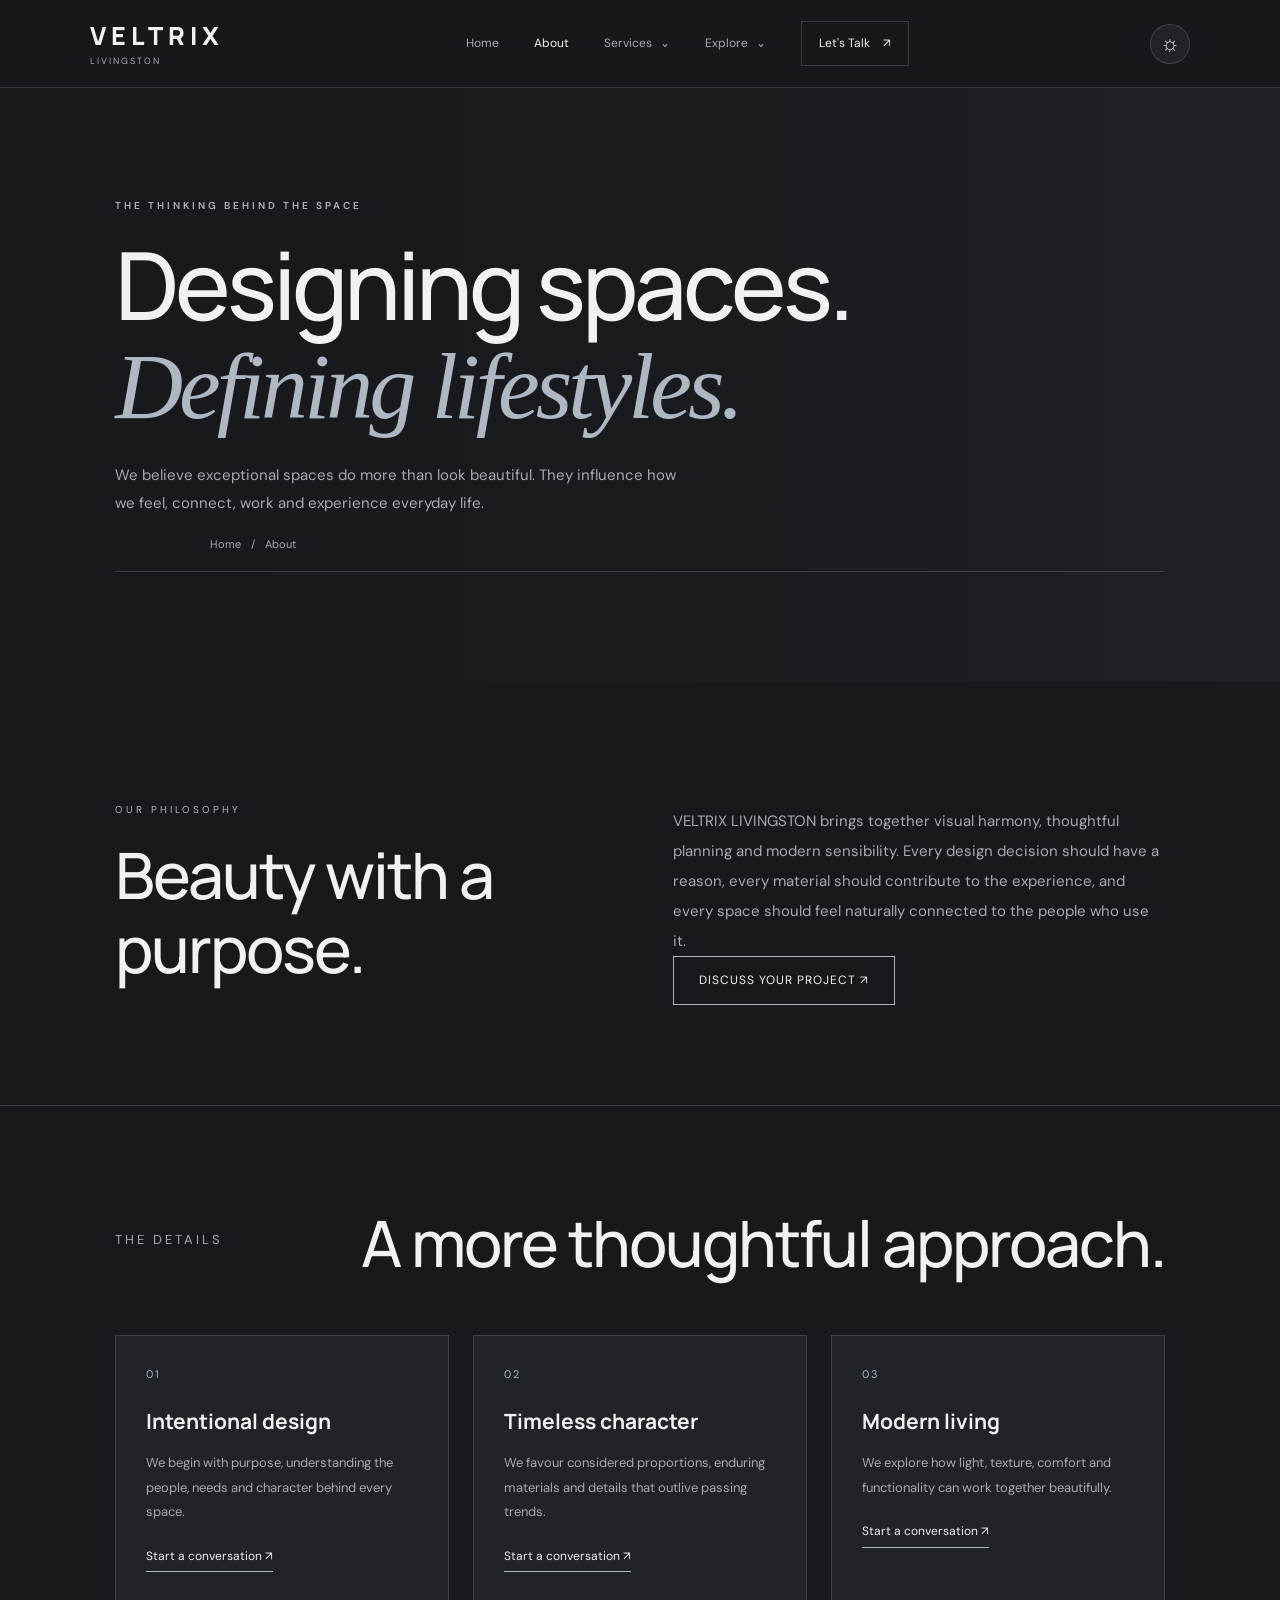
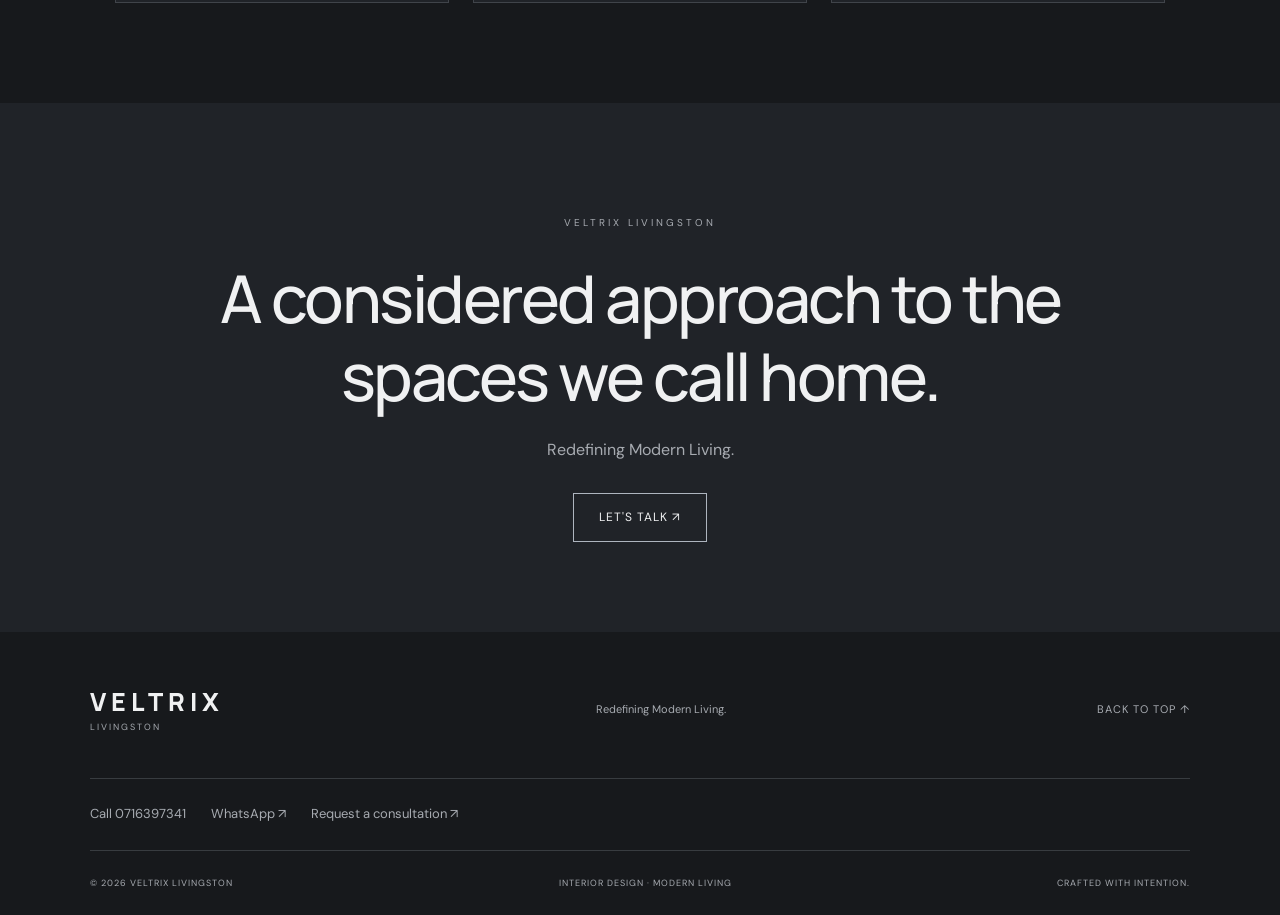
<file: about.html>
<!DOCTYPE html>
<html lang="en" data-theme="dark">
<head>
  <meta charset="UTF-8">
  <meta name="viewport" content="width=device-width, initial-scale=1.0">
  <meta name="theme-color" content="#17191c">
  <meta name="description" content="Discover the VELTRIX LIVINGSTON philosophy, our approach to modern interiors and our commitment to intentional design.">
  <title>About VELTRIX LIVINGSTON | Our Design Philosophy</title>
  <link rel="preconnect" href="https://fonts.googleapis.com">
  <link rel="preconnect" href="https://fonts.gstatic.com" crossorigin>
  <link href="https://fonts.googleapis.com/css2?family=DM+Sans:wght@400;500;600;700&family=Manrope:wght@400;500;600;700;800&display=swap" rel="stylesheet">
  <link rel="stylesheet" href="css/style.css">
  <link rel="stylesheet" href="css/pages.css">
  <script src="js/site-shell.js" defer></script>
</head>
<body id="top">
  <div id="siteHeader"></div>

  <main class="page-main">
    <section class="page-hero" style="--page-image: url('https://images.unsplash.com/photo-1600210492486-724fe5c67fb0?auto=format&fit=crop&w=1800&q=85')">
      <p class="eyebrow">THE THINKING BEHIND THE SPACE</p>
      <h1>Designing spaces.<br><em>Defining lifestyles.</em></h1>
      <p class="hero-description">We believe exceptional spaces do more than look beautiful. They influence how we feel, connect, work and experience everyday life.</p>
      <nav class="breadcrumbs" aria-label="Breadcrumb">
        <a href="index.html">Home</a>
        <span> / </span>
        <span aria-current="page">About</span>
      </nav>
    </section>

    <section class="page-section">
      <div class="page-columns">
        <div>
          <p class="section-kicker">OUR PHILOSOPHY</p>
          <h2 class="editorial-heading">Beauty with a purpose.</h2>
        </div>
        <div>
          <p class="editorial-copy">VELTRIX LIVINGSTON brings together visual harmony, thoughtful planning and modern sensibility. Every design decision should have a reason, every material should contribute to the experience, and every space should feel naturally connected to the people who use it.</p>
          <a class="page-button" href="contact.html">DISCUSS YOUR PROJECT ↗</a>
        </div>
      </div>
    </section>

    <section class="page-section">
      <div class="section-heading">
        <p class="section-kicker">THE DETAILS</p>
        <h2 class="editorial-heading">A more thoughtful approach.</h2>
      </div>
      <div class="page-card-grid">

      <article class="page-card">
        <span class="card-number">01</span>
        <h3>Intentional design</h3>
        <p>We begin with purpose, understanding the people, needs and character behind every space.</p>
        <a href="contact.html">Start a conversation ↗</a>
      </article>


      <article class="page-card">
        <span class="card-number">02</span>
        <h3>Timeless character</h3>
        <p>We favour considered proportions, enduring materials and details that outlive passing trends.</p>
        <a href="contact.html">Start a conversation ↗</a>
      </article>


      <article class="page-card">
        <span class="card-number">03</span>
        <h3>Modern living</h3>
        <p>We explore how light, texture, comfort and functionality can work together beautifully.</p>
        <a href="contact.html">Start a conversation ↗</a>
      </article>

      </div>
    </section>

    <section class="page-cta">
      <p class="section-kicker">VELTRIX LIVINGSTON</p>
      <h2>A considered approach to the spaces we call home.</h2>
      <p>Redefining Modern Living.</p>
      <a class="page-button" href="contact.html">LET'S TALK ↗</a>
    </section>
  </main>

  <div id="siteFooter"></div>
</body>
</html>
</file>
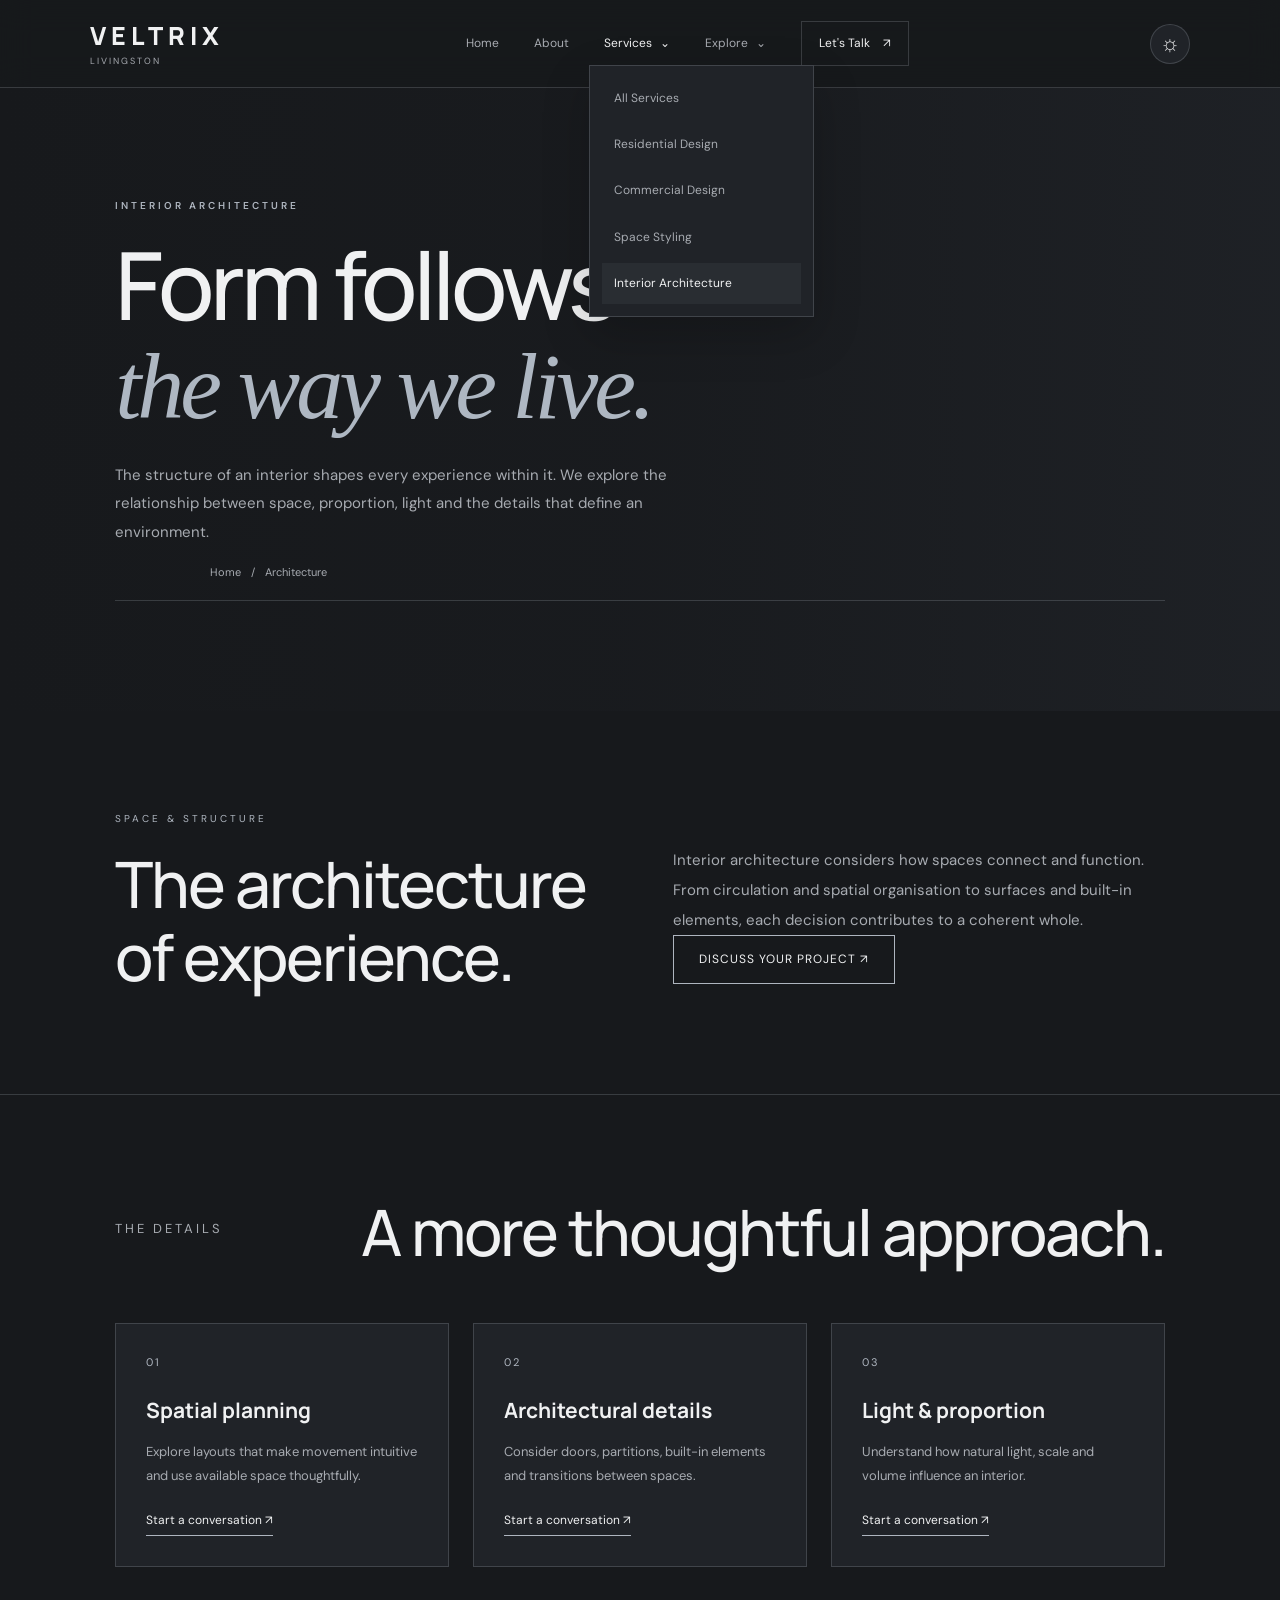
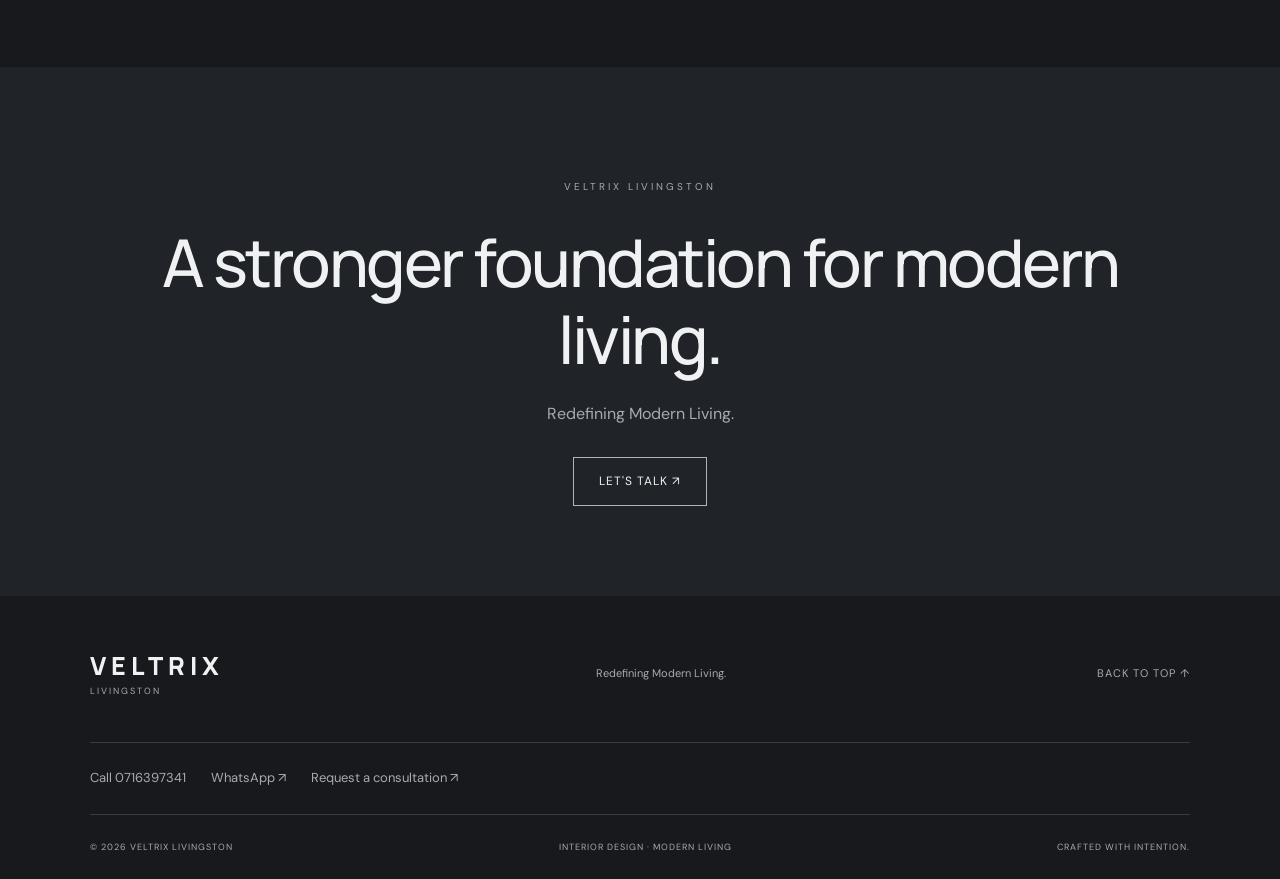
<file: architecture.html>
<!DOCTYPE html>
<html lang="en" data-theme="dark">
<head>
  <meta charset="UTF-8">
  <meta name="viewport" content="width=device-width, initial-scale=1.0">
  <meta name="theme-color" content="#17191c">
  <meta name="description" content="Discover interior architecture concepts focused on spatial planning, proportions, light and material relationships.">
  <title>Interior Architecture | VELTRIX LIVINGSTON</title>
  <link rel="preconnect" href="https://fonts.googleapis.com">
  <link rel="preconnect" href="https://fonts.gstatic.com" crossorigin>
  <link href="https://fonts.googleapis.com/css2?family=DM+Sans:wght@400;500;600;700&family=Manrope:wght@400;500;600;700;800&display=swap" rel="stylesheet">
  <link rel="stylesheet" href="css/style.css">
  <link rel="stylesheet" href="css/pages.css">
  <script src="js/site-shell.js" defer></script>
</head>
<body id="top">
  <div id="siteHeader"></div>

  <main class="page-main">
    <section class="page-hero" style="--page-image: url('https://images.unsplash.com/photo-1600607687920-4e2a09cf159d?auto=format&fit=crop&w=1800&q=85')">
      <p class="eyebrow">INTERIOR ARCHITECTURE</p>
      <h1>Form follows<br><em>the way we live.</em></h1>
      <p class="hero-description">The structure of an interior shapes every experience within it. We explore the relationship between space, proportion, light and the details that define an environment.</p>
      <nav class="breadcrumbs" aria-label="Breadcrumb">
        <a href="index.html">Home</a>
        <span> / </span>
        <span aria-current="page">Architecture</span>
      </nav>
    </section>

    <section class="page-section">
      <div class="page-columns">
        <div>
          <p class="section-kicker">SPACE &amp; STRUCTURE</p>
          <h2 class="editorial-heading">The architecture of experience.</h2>
        </div>
        <div>
          <p class="editorial-copy">Interior architecture considers how spaces connect and function. From circulation and spatial organisation to surfaces and built-in elements, each decision contributes to a coherent whole.</p>
          <a class="page-button" href="contact.html">DISCUSS YOUR PROJECT ↗</a>
        </div>
      </div>
    </section>

    <section class="page-section">
      <div class="section-heading">
        <p class="section-kicker">THE DETAILS</p>
        <h2 class="editorial-heading">A more thoughtful approach.</h2>
      </div>
      <div class="page-card-grid">

      <article class="page-card">
        <span class="card-number">01</span>
        <h3>Spatial planning</h3>
        <p>Explore layouts that make movement intuitive and use available space thoughtfully.</p>
        <a href="contact.html">Start a conversation ↗</a>
      </article>


      <article class="page-card">
        <span class="card-number">02</span>
        <h3>Architectural details</h3>
        <p>Consider doors, partitions, built-in elements and transitions between spaces.</p>
        <a href="contact.html">Start a conversation ↗</a>
      </article>


      <article class="page-card">
        <span class="card-number">03</span>
        <h3>Light &amp; proportion</h3>
        <p>Understand how natural light, scale and volume influence an interior.</p>
        <a href="contact.html">Start a conversation ↗</a>
      </article>

      </div>
    </section>

    <section class="page-cta">
      <p class="section-kicker">VELTRIX LIVINGSTON</p>
      <h2>A stronger foundation for modern living.</h2>
      <p>Redefining Modern Living.</p>
      <a class="page-button" href="contact.html">LET'S TALK ↗</a>
    </section>
  </main>

  <div id="siteFooter"></div>
</body>
</html>
</file>
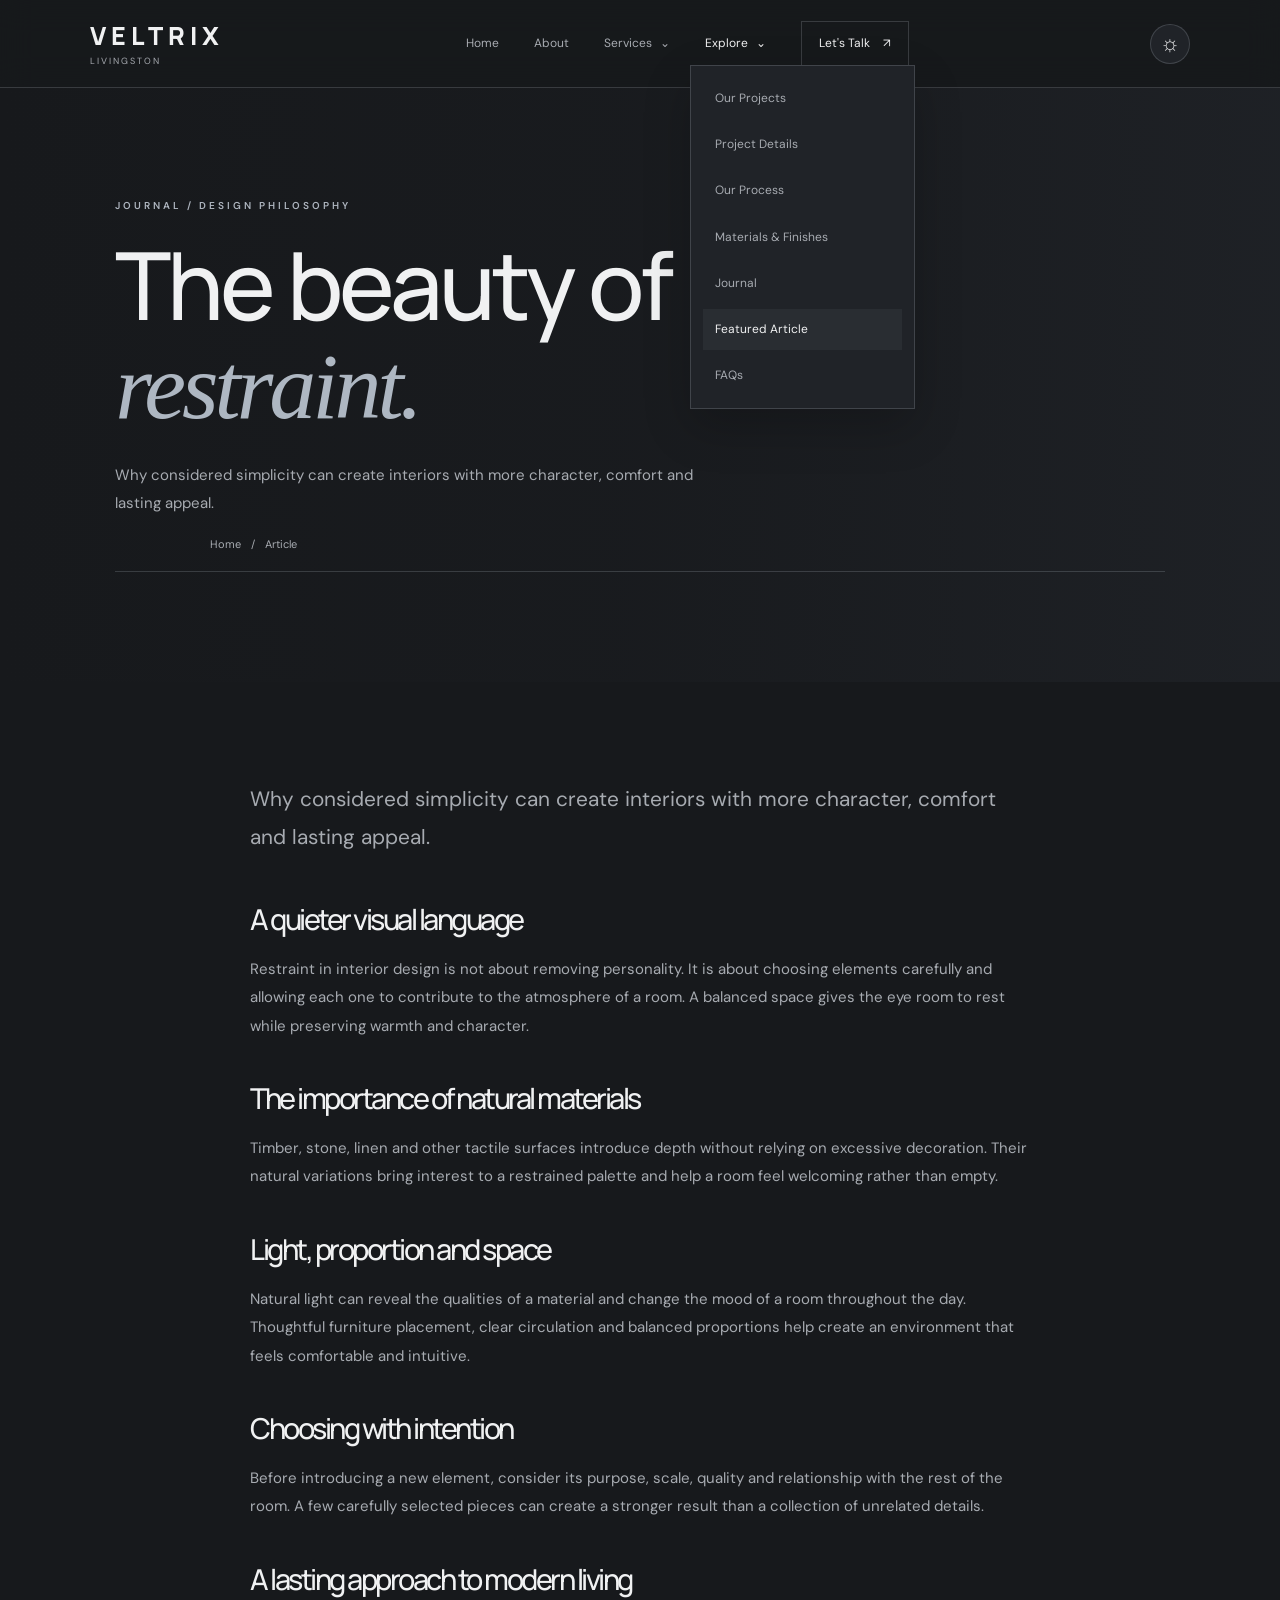
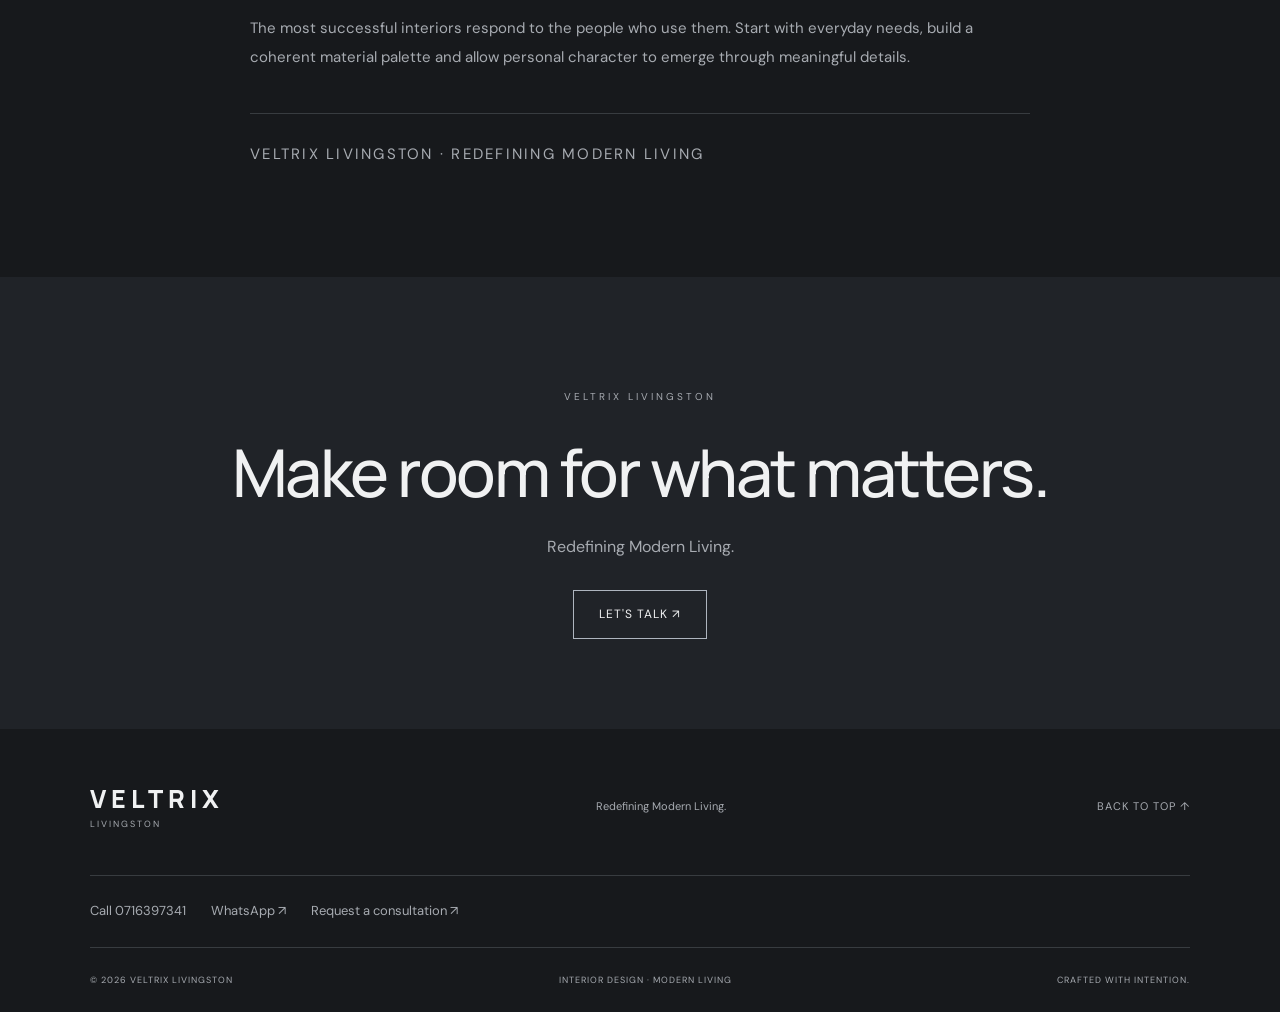
<file: article.html>
<!DOCTYPE html>
<html lang="en" data-theme="dark">
<head>

<meta charset="UTF-8">
<meta name="viewport" content="width=device-width, initial-scale=1.0">
<meta name="theme-color" content="#17191c">
<link rel="preconnect" href="https://fonts.googleapis.com">
<link rel="preconnect" href="https://fonts.gstatic.com" crossorigin>
<link href="https://fonts.googleapis.com/css2?family=DM+Sans:wght@400;500;600;700&family=Manrope:wght@400;500;600;700;800&display=swap" rel="stylesheet">
<link rel="stylesheet" href="css/style.css">
<link rel="stylesheet" href="css/pages.css">
<script src="js/site-shell.js" defer></script>

<meta name="description" content="Discover how thoughtful minimalism, natural materials and considered details create timeless interiors.">
<title>The Beauty of Restraint | VELTRIX LIVINGSTON Journal</title>
</head>
<body id="top">
<div id="siteHeader"></div>
<main class="page-main">
<section class="page-hero" style="--page-image: url('https://images.unsplash.com/photo-1600210492486-724fe5c67fb0?auto=format&fit=crop&w=1800&q=85')">
<p class="eyebrow">JOURNAL / DESIGN PHILOSOPHY</p>
<h1>The beauty of<br><em>restraint.</em></h1>
<p class="hero-description">Why considered simplicity can create interiors with more character, comfort and lasting appeal.</p>
<nav class="breadcrumbs" aria-label="Breadcrumb">
<a href="index.html">Home</a><span> / </span>
<span aria-current="page">Article</span>
</nav>
</section>

<article class="article-content">
<p class="article-intro">Why considered simplicity can create interiors with more character, comfort and lasting appeal.</p>
<section><h2>A quieter visual language</h2><p>Restraint in interior design is not about removing personality. It is about choosing elements carefully and allowing each one to contribute to the atmosphere of a room. A balanced space gives the eye room to rest while preserving warmth and character.</p></section>
<section><h2>The importance of natural materials</h2><p>Timber, stone, linen and other tactile surfaces introduce depth without relying on excessive decoration. Their natural variations bring interest to a restrained palette and help a room feel welcoming rather than empty.</p></section>
<section><h2>Light, proportion and space</h2><p>Natural light can reveal the qualities of a material and change the mood of a room throughout the day. Thoughtful furniture placement, clear circulation and balanced proportions help create an environment that feels comfortable and intuitive.</p></section>
<section><h2>Choosing with intention</h2><p>Before introducing a new element, consider its purpose, scale, quality and relationship with the rest of the room. A few carefully selected pieces can create a stronger result than a collection of unrelated details.</p></section>
<section><h2>A lasting approach to modern living</h2><p>The most successful interiors respond to the people who use them. Start with everyday needs, build a coherent material palette and allow personal character to emerge through meaningful details.</p></section>

<p class="article-note">VELTRIX LIVINGSTON · REDEFINING MODERN LIVING</p>
</article>

<section class="page-cta">
<p class="section-kicker">VELTRIX LIVINGSTON</p>
<h2>Make room for what matters.</h2>
<p>Redefining Modern Living.</p>
<a class="page-button" href="contact.html">LET'S TALK ↗</a>
</section>
</main>
<div id="siteFooter"></div>
</body>
</html>
</file>
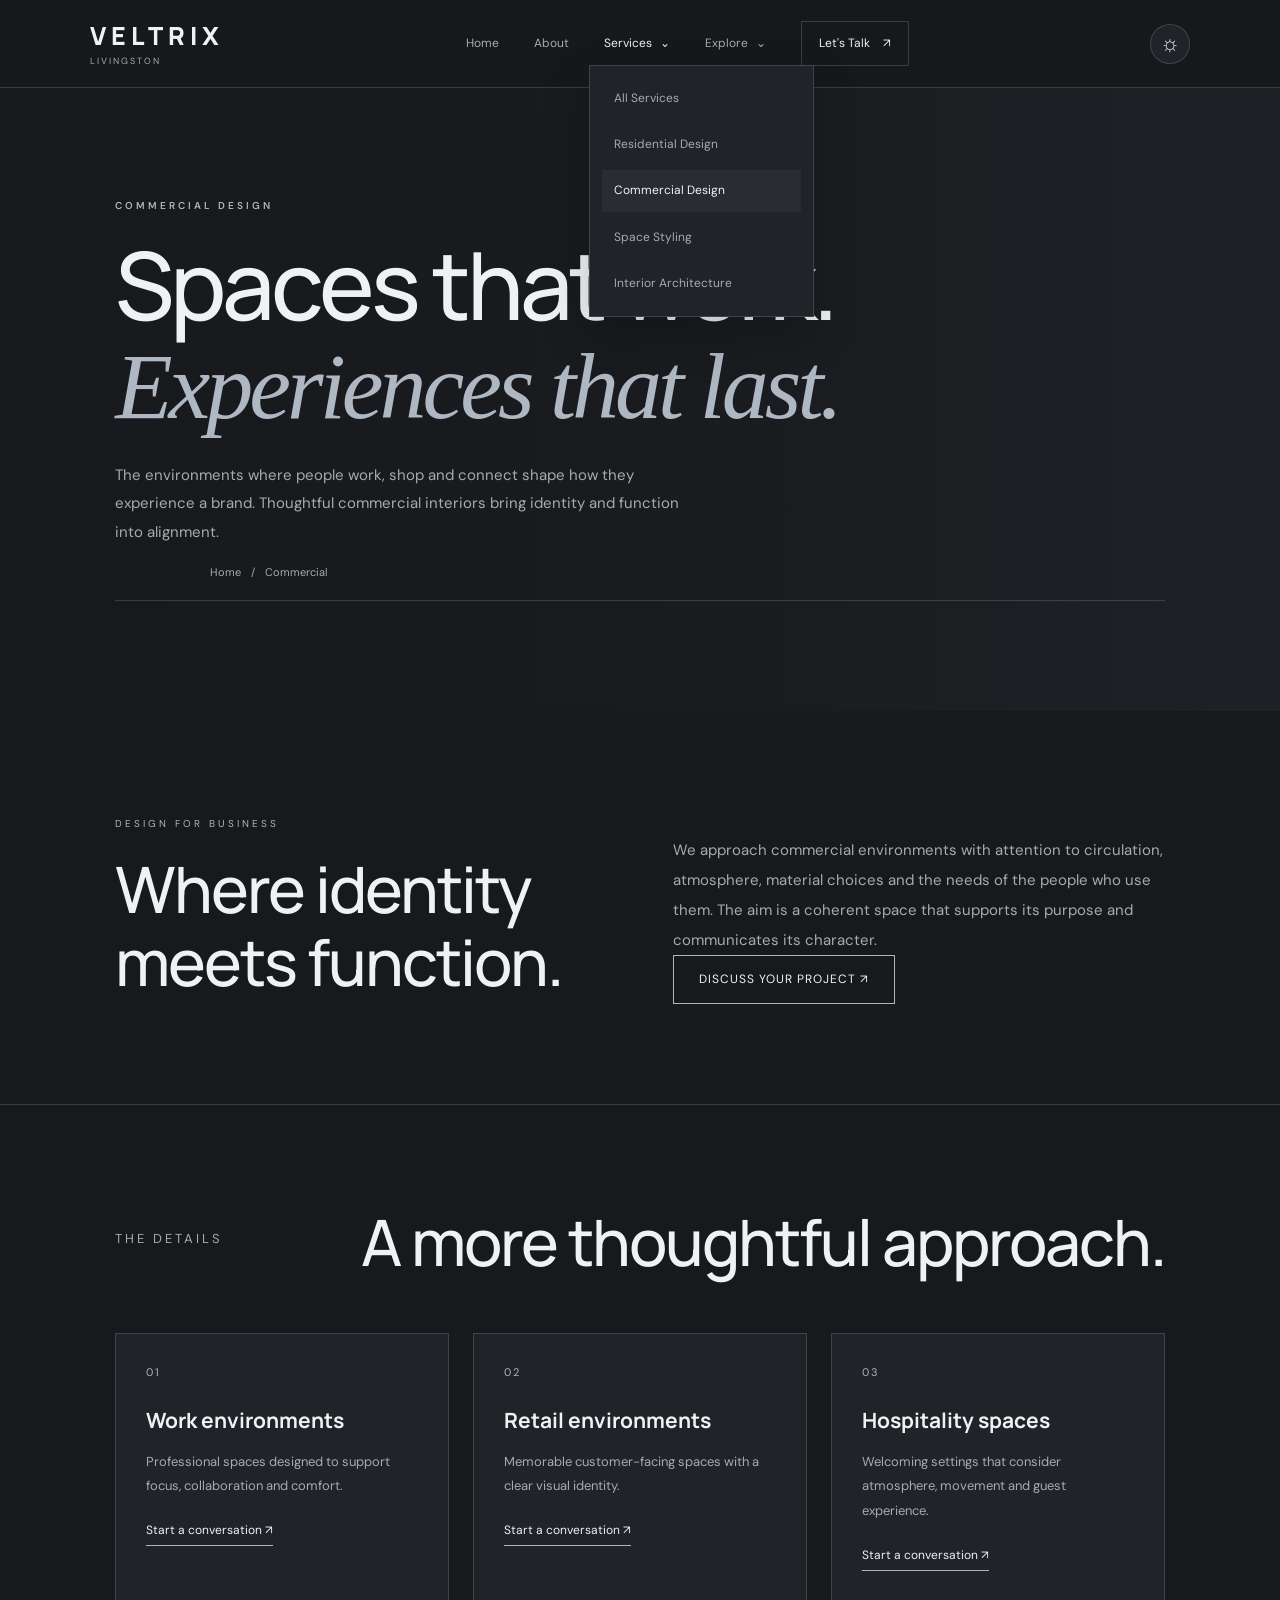
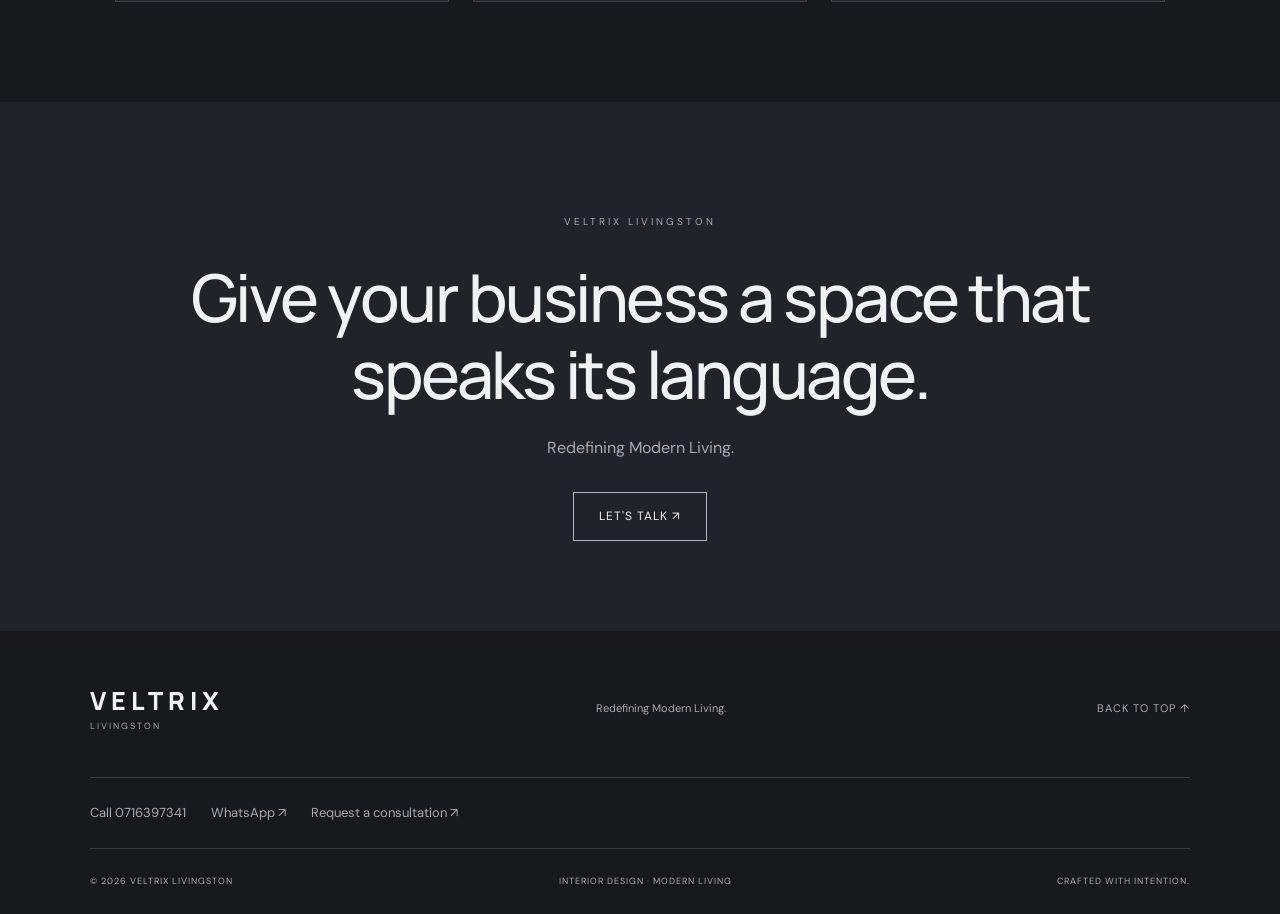
<file: commercial.html>
<!DOCTYPE html>
<html lang="en" data-theme="dark">
<head>
  <meta charset="UTF-8">
  <meta name="viewport" content="width=device-width, initial-scale=1.0">
  <meta name="theme-color" content="#17191c">
  <meta name="description" content="Discover modern commercial interior design for offices, retail environments and hospitality spaces.">
  <title>Commercial Interior Design | VELTRIX LIVINGSTON</title>
  <link rel="preconnect" href="https://fonts.googleapis.com">
  <link rel="preconnect" href="https://fonts.gstatic.com" crossorigin>
  <link href="https://fonts.googleapis.com/css2?family=DM+Sans:wght@400;500;600;700&family=Manrope:wght@400;500;600;700;800&display=swap" rel="stylesheet">
  <link rel="stylesheet" href="css/style.css">
  <link rel="stylesheet" href="css/pages.css">
  <script src="js/site-shell.js" defer></script>
</head>
<body id="top">
  <div id="siteHeader"></div>

  <main class="page-main">
    <section class="page-hero" style="--page-image: url('https://images.unsplash.com/photo-1497366754035-f200968a6e72?auto=format&fit=crop&w=1800&q=85')">
      <p class="eyebrow">COMMERCIAL DESIGN</p>
      <h1>Spaces that work.<br><em>Experiences that last.</em></h1>
      <p class="hero-description">The environments where people work, shop and connect shape how they experience a brand. Thoughtful commercial interiors bring identity and function into alignment.</p>
      <nav class="breadcrumbs" aria-label="Breadcrumb">
        <a href="index.html">Home</a>
        <span> / </span>
        <span aria-current="page">Commercial</span>
      </nav>
    </section>

    <section class="page-section">
      <div class="page-columns">
        <div>
          <p class="section-kicker">DESIGN FOR BUSINESS</p>
          <h2 class="editorial-heading">Where identity meets function.</h2>
        </div>
        <div>
          <p class="editorial-copy">We approach commercial environments with attention to circulation, atmosphere, material choices and the needs of the people who use them. The aim is a coherent space that supports its purpose and communicates its character.</p>
          <a class="page-button" href="contact.html">DISCUSS YOUR PROJECT ↗</a>
        </div>
      </div>
    </section>

    <section class="page-section">
      <div class="section-heading">
        <p class="section-kicker">THE DETAILS</p>
        <h2 class="editorial-heading">A more thoughtful approach.</h2>
      </div>
      <div class="page-card-grid">

      <article class="page-card">
        <span class="card-number">01</span>
        <h3>Work environments</h3>
        <p>Professional spaces designed to support focus, collaboration and comfort.</p>
        <a href="contact.html">Start a conversation ↗</a>
      </article>


      <article class="page-card">
        <span class="card-number">02</span>
        <h3>Retail environments</h3>
        <p>Memorable customer-facing spaces with a clear visual identity.</p>
        <a href="contact.html">Start a conversation ↗</a>
      </article>


      <article class="page-card">
        <span class="card-number">03</span>
        <h3>Hospitality spaces</h3>
        <p>Welcoming settings that consider atmosphere, movement and guest experience.</p>
        <a href="contact.html">Start a conversation ↗</a>
      </article>

      </div>
    </section>

    <section class="page-cta">
      <p class="section-kicker">VELTRIX LIVINGSTON</p>
      <h2>Give your business a space that speaks its language.</h2>
      <p>Redefining Modern Living.</p>
      <a class="page-button" href="contact.html">LET'S TALK ↗</a>
    </section>
  </main>

  <div id="siteFooter"></div>
</body>
</html>
</file>
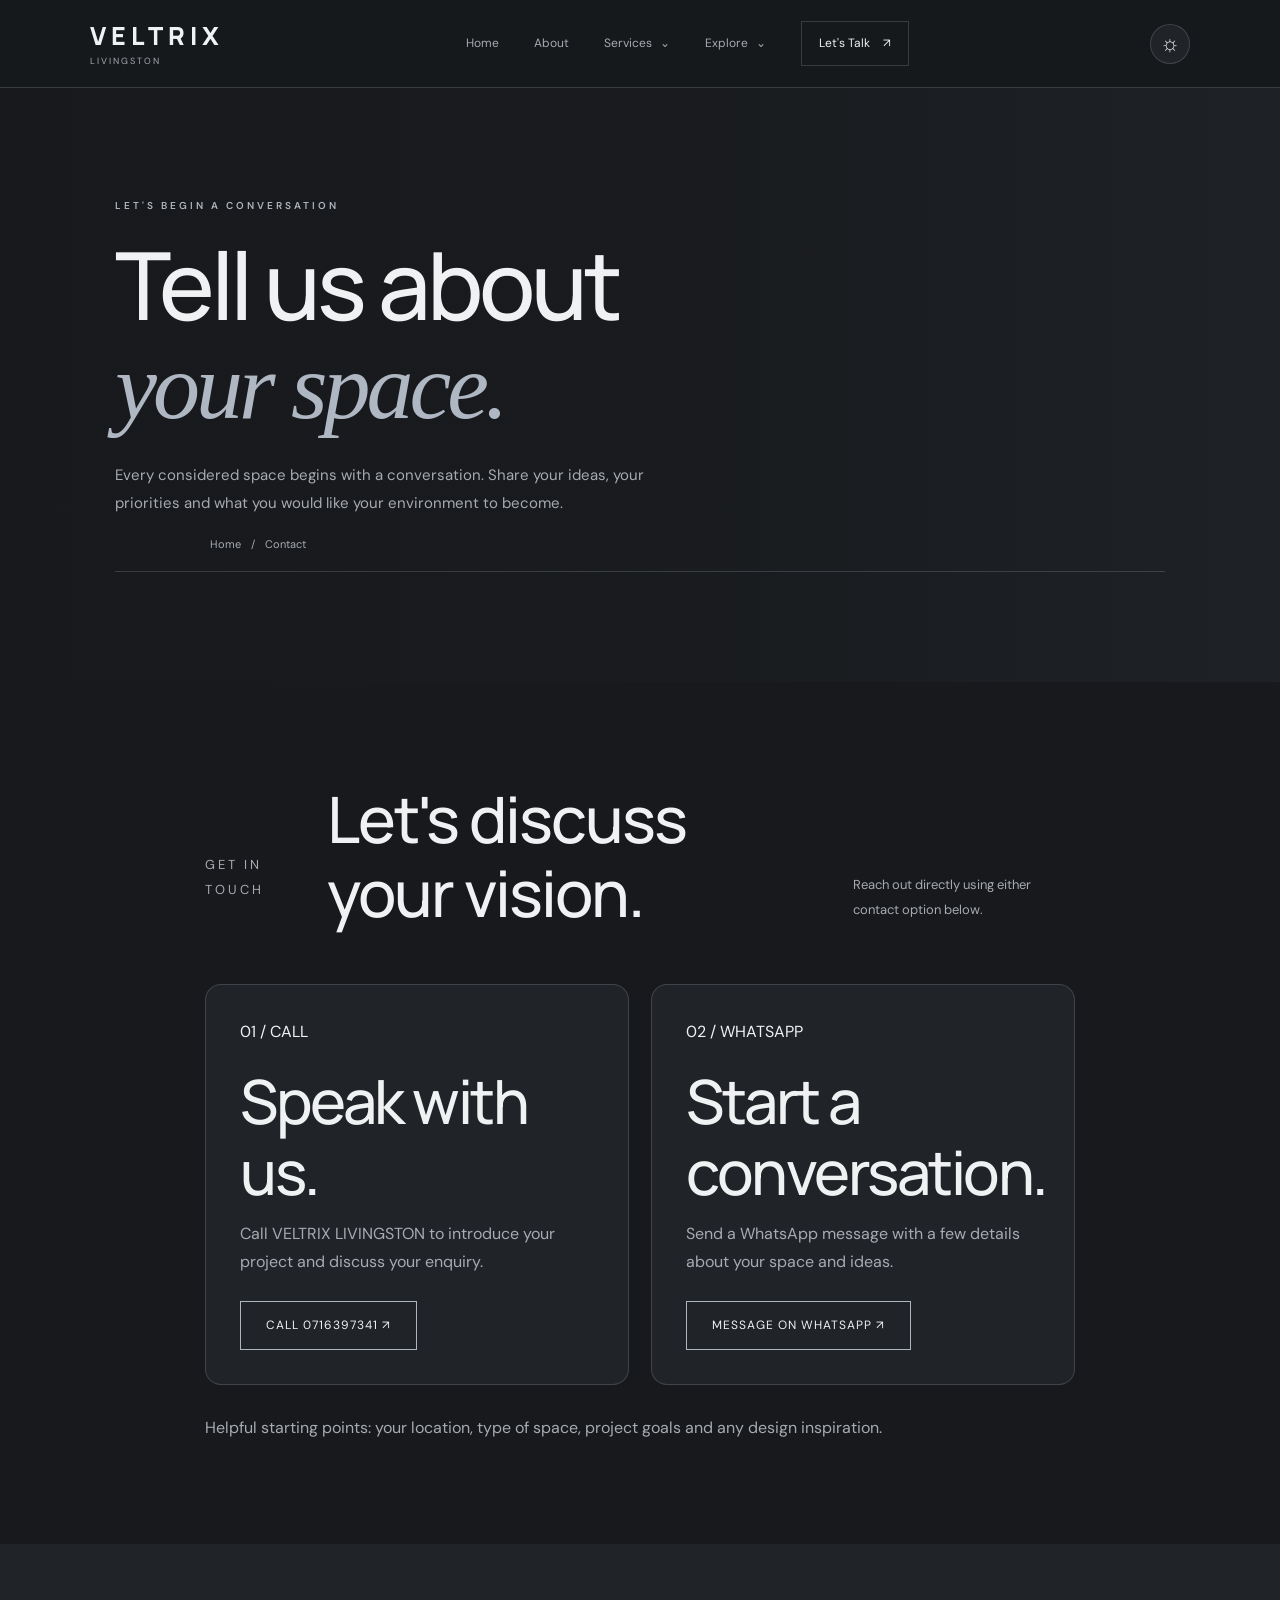
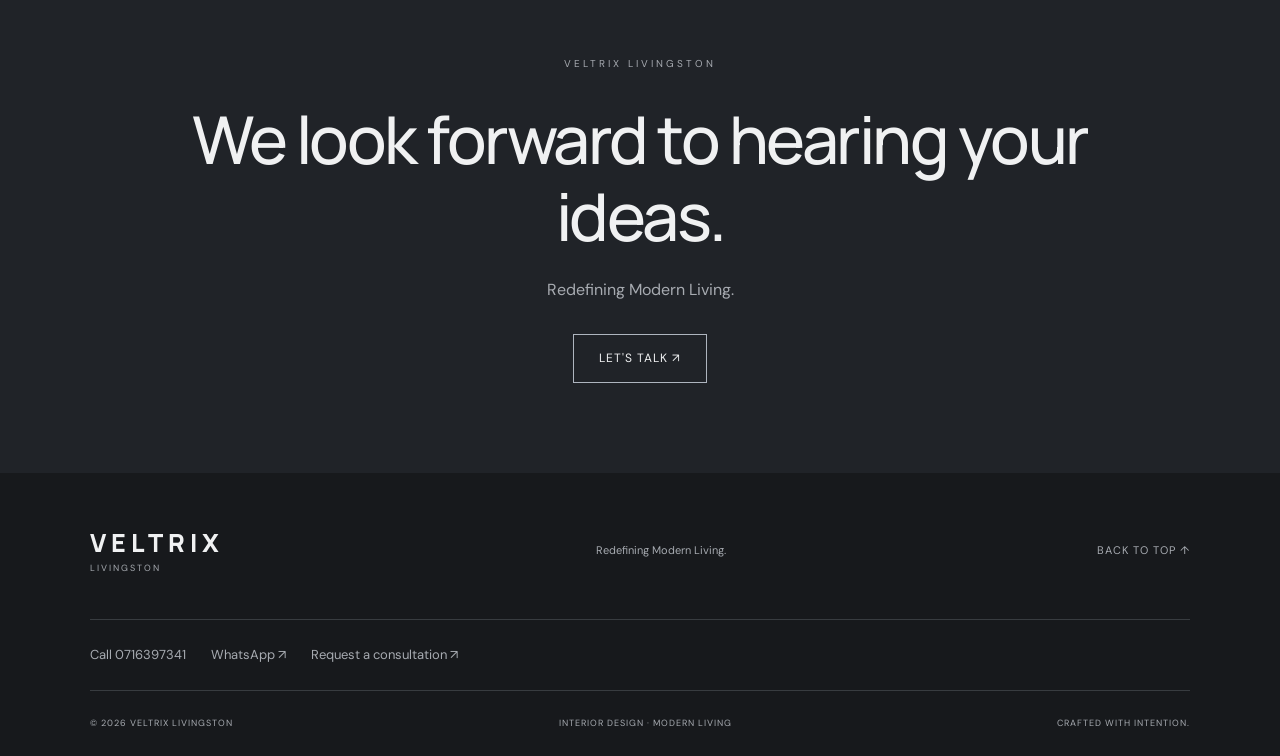
<file: contact.html>
<!DOCTYPE html>
<html lang="en" data-theme="dark">
<head>

<meta charset="UTF-8">
<meta name="viewport" content="width=device-width, initial-scale=1.0">
<meta name="theme-color" content="#17191c">
<link rel="preconnect" href="https://fonts.googleapis.com">
<link rel="preconnect" href="https://fonts.gstatic.com" crossorigin>
<link href="https://fonts.googleapis.com/css2?family=DM+Sans:wght@400;500;600;700&family=Manrope:wght@400;500;600;700;800&display=swap" rel="stylesheet">
<link rel="stylesheet" href="css/style.css">
<link rel="stylesheet" href="css/pages.css">
<script src="js/site-shell.js" defer></script>

<meta name="description" content="Contact VELTRIX LIVINGSTON to discuss interior design ideas, residential spaces and commercial environments.">
<title>Contact &amp; Consultation | VELTRIX LIVINGSTON</title>
</head>
<body id="top">
<div id="siteHeader"></div>
<main class="page-main">
<section class="page-hero" style="--page-image: url('https://images.unsplash.com/photo-1600607687920-4e2a09cf159d?auto=format&fit=crop&w=1800&q=85')">
<p class="eyebrow">LET'S BEGIN A CONVERSATION</p>
<h1>Tell us about<br><em>your space.</em></h1>
<p class="hero-description">Every considered space begins with a conversation. Share your ideas, your priorities and what you would like your environment to become.</p>
<nav class="breadcrumbs" aria-label="Breadcrumb">
<a href="index.html">Home</a><span> / </span>
<span aria-current="page">Contact</span>
</nav>
</section>

<section class="page-section contact-details">
<div class="section-heading">
<p class="section-kicker">GET IN TOUCH</p>
<h2 class="editorial-heading">Let's discuss your vision.</h2>
<p class="editorial-copy">Reach out directly using either contact option below.</p>
</div>
<div class="contact-method-grid">
<article class="contact-method">
<span class="card-number">01 / CALL</span>
<h2>Speak with us.</h2>
<p>Call VELTRIX LIVINGSTON to introduce your project and discuss your enquiry.</p>
<a class="page-button" href="tel:0716397341">CALL 0716397341 ↗</a>
</article>
<article class="contact-method">
<span class="card-number">02 / WHATSAPP</span>
<h2>Start a conversation.</h2>
<p>Send a WhatsApp message with a few details about your space and ideas.</p>
<a class="page-button" href="https://wa.me/254716397341?text=Hello%20VELTRIX%20LIVINGSTON%2C%20I%20would%20like%20to%20discuss%20an%20interior%20design%20project." target="_blank" rel="noopener noreferrer">MESSAGE ON WHATSAPP ↗</a>
</article>
</div>
<p class="contact-reminder">Helpful starting points: your location, type of space, project goals and any design inspiration.</p>
</section>

<section class="page-cta">
<p class="section-kicker">VELTRIX LIVINGSTON</p>
<h2>We look forward to hearing your ideas.</h2>
<p>Redefining Modern Living.</p>
<a class="page-button" href="contact.html">LET'S TALK ↗</a>
</section>
</main>
<div id="siteFooter"></div>
</body>
</html>
</file>
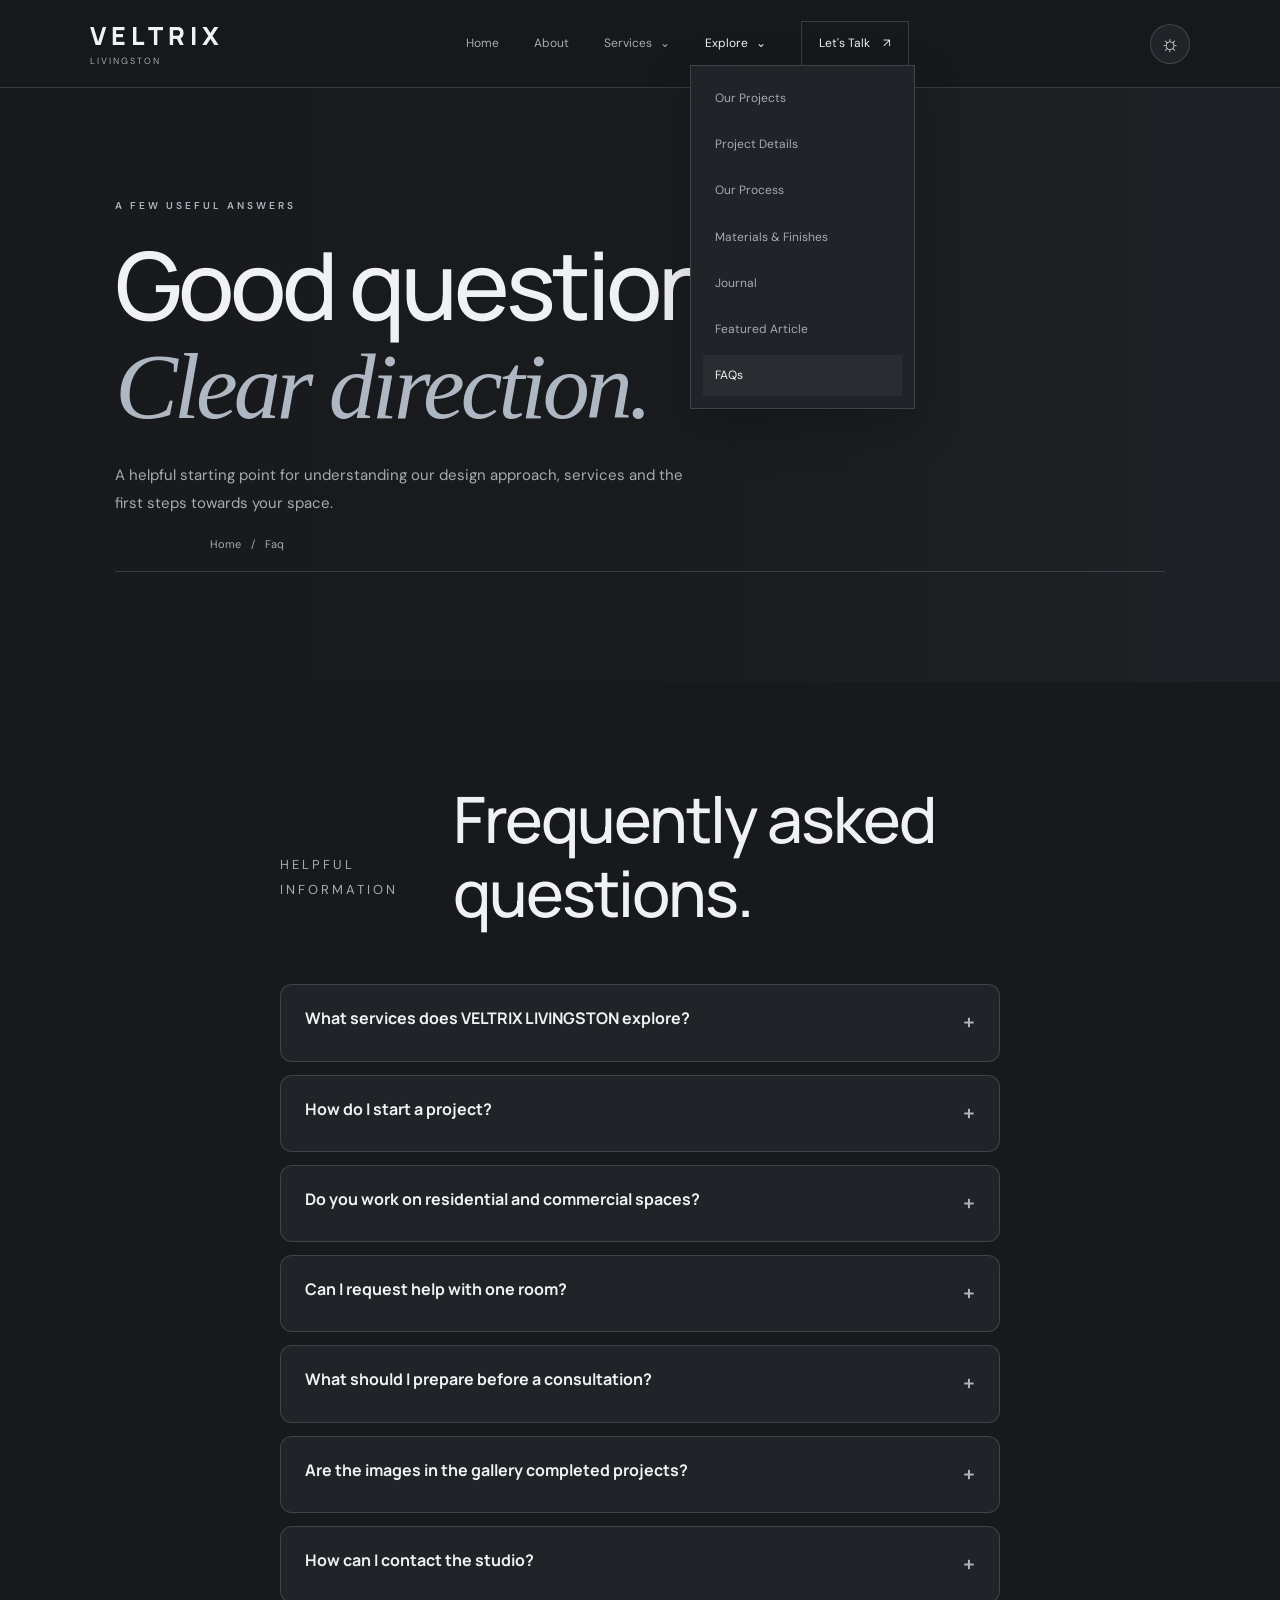
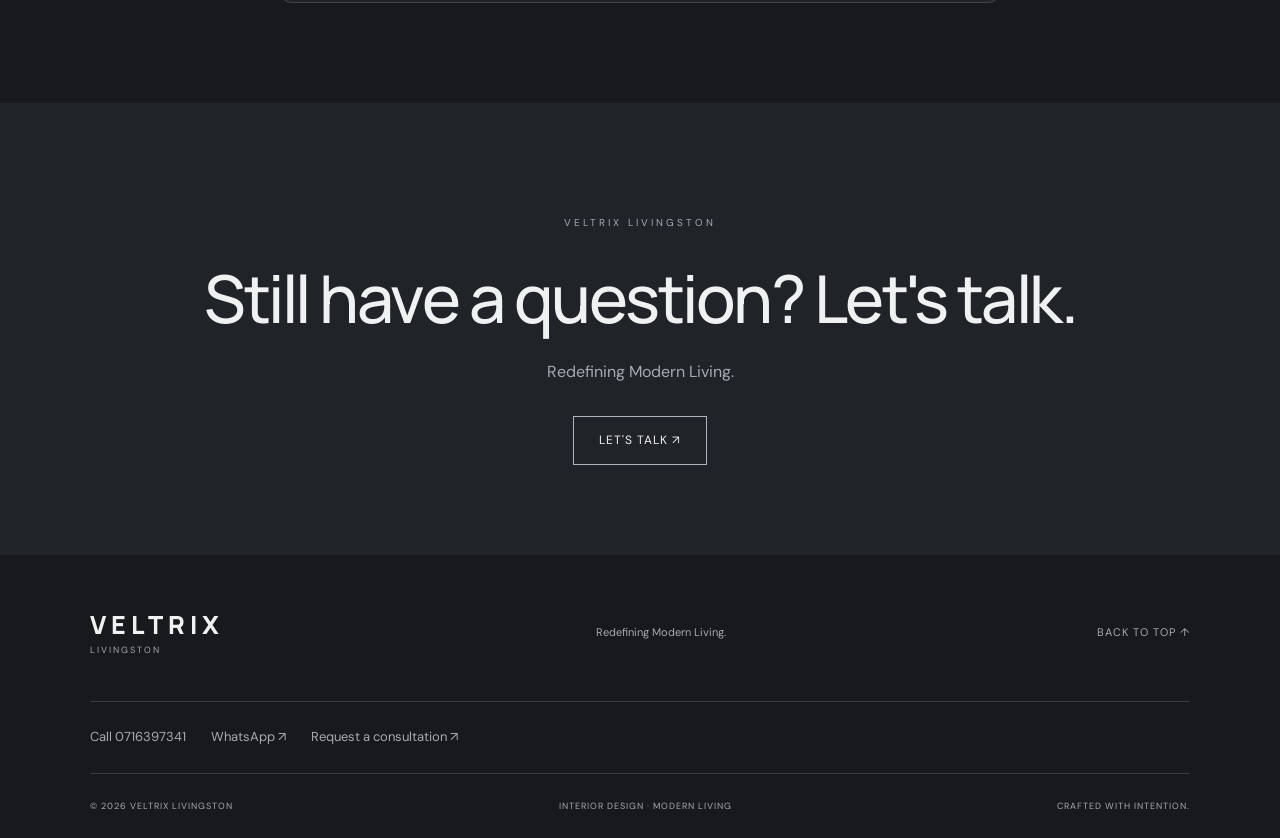
<file: faq.html>
<!DOCTYPE html>
<html lang="en" data-theme="dark">
<head>

<meta charset="UTF-8">
<meta name="viewport" content="width=device-width, initial-scale=1.0">
<meta name="theme-color" content="#17191c">
<link rel="preconnect" href="https://fonts.googleapis.com">
<link rel="preconnect" href="https://fonts.gstatic.com" crossorigin>
<link href="https://fonts.googleapis.com/css2?family=DM+Sans:wght@400;500;600;700&family=Manrope:wght@400;500;600;700;800&display=swap" rel="stylesheet">
<link rel="stylesheet" href="css/style.css">
<link rel="stylesheet" href="css/pages.css">
<script src="js/site-shell.js" defer></script>

<meta name="description" content="Answers to common questions about interior design consultations, project planning and services.">
<title>Frequently Asked Questions | VELTRIX LIVINGSTON</title>
</head>
<body id="top">
<div id="siteHeader"></div>
<main class="page-main">
<section class="page-hero" style="--page-image: url('https://images.unsplash.com/photo-1600607687939-ce8a6c25118c?auto=format&fit=crop&w=1800&q=85')">
<p class="eyebrow">A FEW USEFUL ANSWERS</p>
<h1>Good questions.<br><em>Clear direction.</em></h1>
<p class="hero-description">A helpful starting point for understanding our design approach, services and the first steps towards your space.</p>
<nav class="breadcrumbs" aria-label="Breadcrumb">
<a href="index.html">Home</a><span> / </span>
<span aria-current="page">Faq</span>
</nav>
</section>

<section class="page-section faq-section">
<div class="section-heading">
<p class="section-kicker">HELPFUL INFORMATION</p>
<h2 class="editorial-heading">Frequently asked questions.</h2>
</div>
<div class="faq-list">
<details class="faq-item">
<summary>What services does VELTRIX LIVINGSTON explore?</summary>
<p>Our design focus includes residential interiors, commercial spaces, space styling and interior architecture. The right scope depends on your space and objectives.</p>
</details>
<details class="faq-item">
<summary>How do I start a project?</summary>
<p>Contact us with a short description of your space, what you would like to achieve and any inspiration you have. We can then discuss suitable next steps.</p>
</details>
<details class="faq-item">
<summary>Do you work on residential and commercial spaces?</summary>
<p>Yes. Our design direction includes homes, workspaces, retail environments and hospitality spaces.</p>
</details>
<details class="faq-item">
<summary>Can I request help with one room?</summary>
<p>You can enquire about a single room or a wider interior project. The proposed scope can be discussed before any commitment.</p>
</details>
<details class="faq-item">
<summary>What should I prepare before a consultation?</summary>
<p>Photographs, approximate room dimensions, your priorities, preferred style references and an indicative budget can help make the conversation more useful.</p>
</details>
<details class="faq-item">
<summary>Are the images in the gallery completed projects?</summary>
<p>The current gallery contains illustrative design inspiration and conceptual references. They should not be interpreted as a portfolio of completed VELTRIX LIVINGSTON commissions.</p>
</details>
<details class="faq-item">
<summary>How can I contact the studio?</summary>
<p>You can call 0716397341 or start a conversation on WhatsApp using the contact links on this website.</p>
</details>
</div></section>
<section class="page-cta">
<p class="section-kicker">VELTRIX LIVINGSTON</p>
<h2>Still have a question? Let&#x27;s talk.</h2>
<p>Redefining Modern Living.</p>
<a class="page-button" href="contact.html">LET'S TALK ↗</a>
</section>
</main>
<div id="siteFooter"></div>
</body>
</html>
</file>
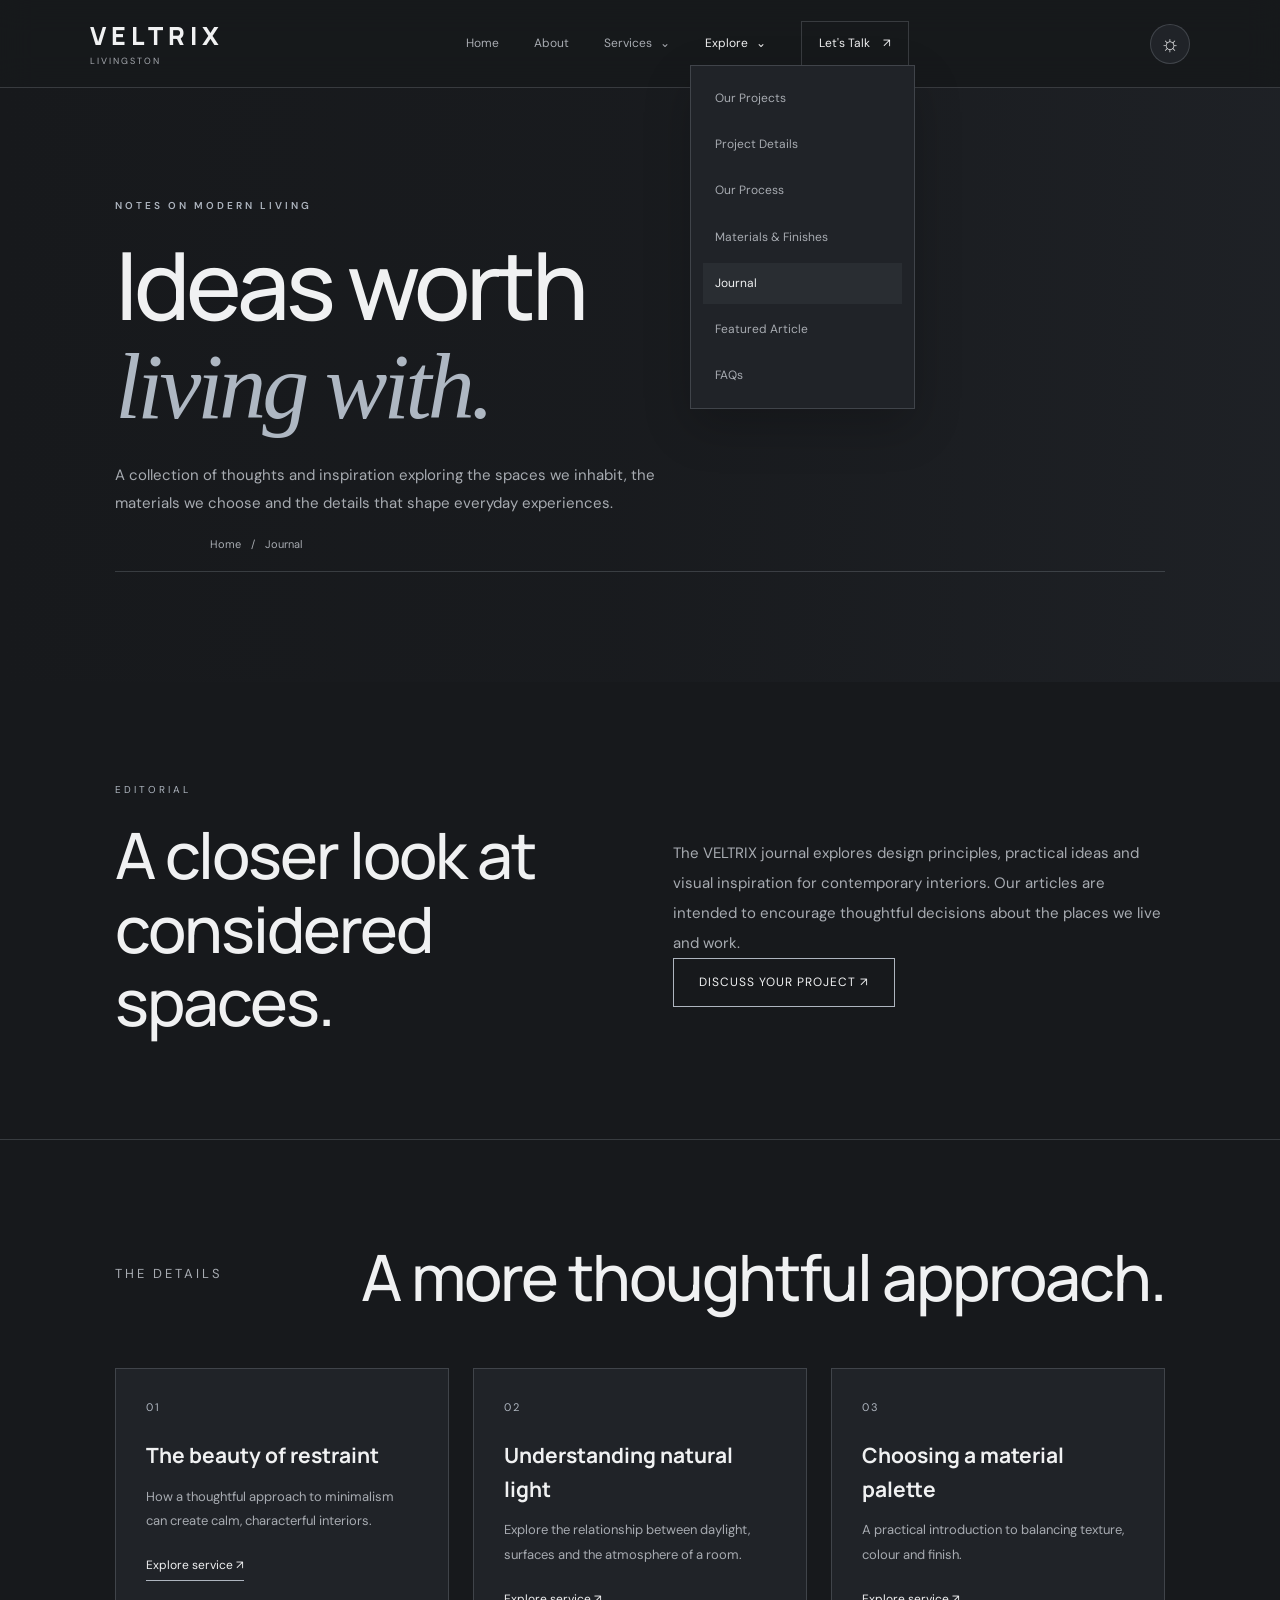
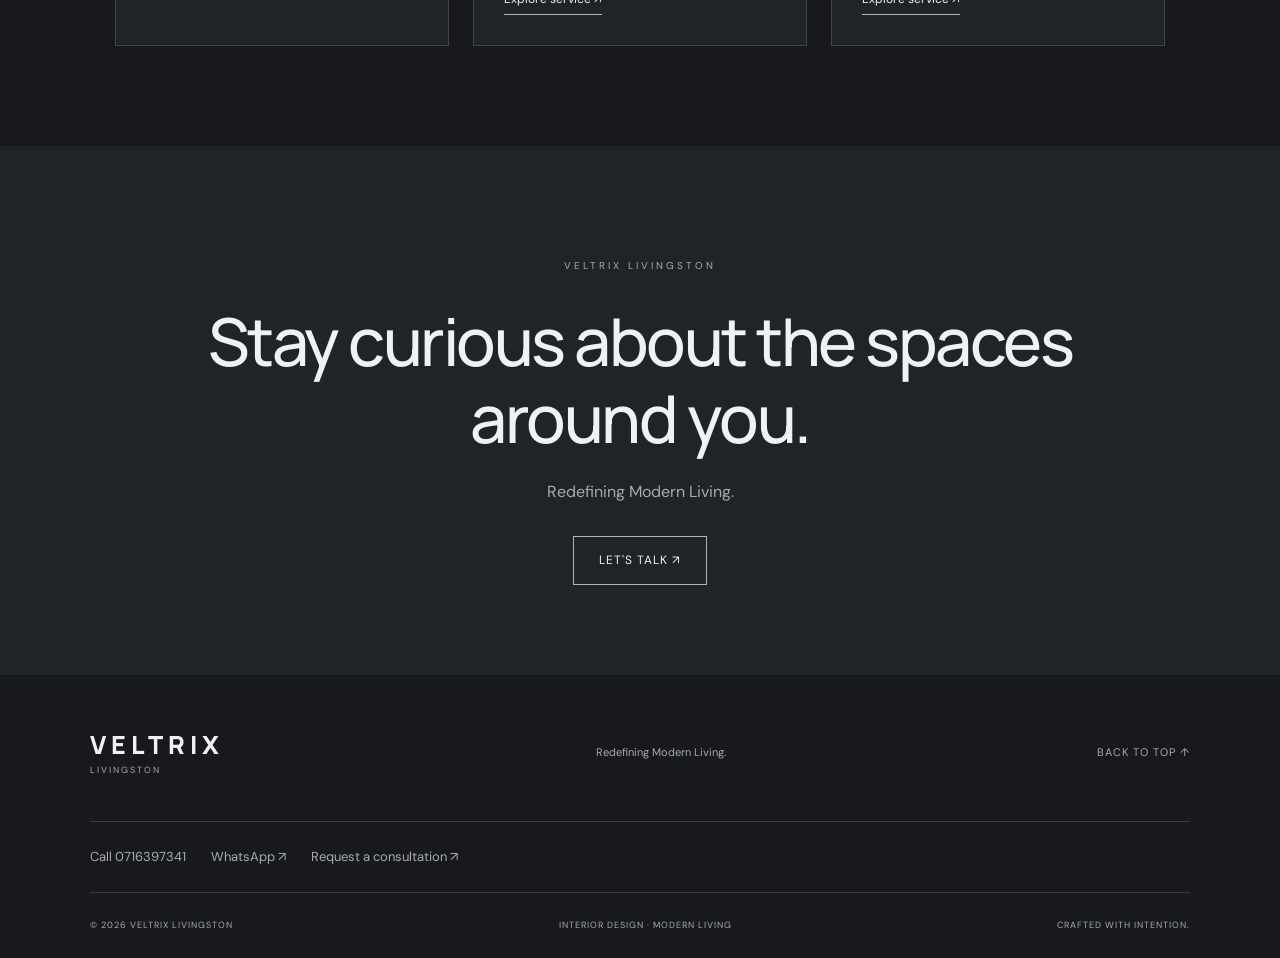
<file: journal.html>
<!DOCTYPE html>
<html lang="en" data-theme="dark">
<head>
  <meta charset="UTF-8">
  <meta name="viewport" content="width=device-width, initial-scale=1.0">
  <meta name="theme-color" content="#17191c">
  <meta name="description" content="Ideas and inspiration on interior design, architecture, materials and modern living from VELTRIX LIVINGSTON.">
  <title>The Journal | VELTRIX LIVINGSTON</title>
  <link rel="preconnect" href="https://fonts.googleapis.com">
  <link rel="preconnect" href="https://fonts.gstatic.com" crossorigin>
  <link href="https://fonts.googleapis.com/css2?family=DM+Sans:wght@400;500;600;700&family=Manrope:wght@400;500;600;700;800&display=swap" rel="stylesheet">
  <link rel="stylesheet" href="css/style.css">
  <link rel="stylesheet" href="css/pages.css">
  <script src="js/site-shell.js" defer></script>
</head>
<body id="top">
  <div id="siteHeader"></div>

  <main class="page-main">
    <section class="page-hero" style="--page-image: url('https://images.unsplash.com/photo-1600607687939-ce8a6c25118c?auto=format&fit=crop&w=1800&q=85')">
      <p class="eyebrow">NOTES ON MODERN LIVING</p>
      <h1>Ideas worth<br><em>living with.</em></h1>
      <p class="hero-description">A collection of thoughts and inspiration exploring the spaces we inhabit, the materials we choose and the details that shape everyday experiences.</p>
      <nav class="breadcrumbs" aria-label="Breadcrumb">
        <a href="index.html">Home</a>
        <span> / </span>
        <span aria-current="page">Journal</span>
      </nav>
    </section>

    <section class="page-section">
      <div class="page-columns">
        <div>
          <p class="section-kicker">EDITORIAL</p>
          <h2 class="editorial-heading">A closer look at considered spaces.</h2>
        </div>
        <div>
          <p class="editorial-copy">The VELTRIX journal explores design principles, practical ideas and visual inspiration for contemporary interiors. Our articles are intended to encourage thoughtful decisions about the places we live and work.</p>
          <a class="page-button" href="contact.html">DISCUSS YOUR PROJECT ↗</a>
        </div>
      </div>
    </section>

    <section class="page-section">
      <div class="section-heading">
        <p class="section-kicker">THE DETAILS</p>
        <h2 class="editorial-heading">A more thoughtful approach.</h2>
      </div>
      <div class="page-card-grid">

      <article class="page-card">
        <span class="card-number">01</span>
        <h3>The beauty of restraint</h3>
        <p>How a thoughtful approach to minimalism can create calm, characterful interiors.</p>
        <a href="article.html">Explore service ↗</a>
      </article>


      <article class="page-card">
        <span class="card-number">02</span>
        <h3>Understanding natural light</h3>
        <p>Explore the relationship between daylight, surfaces and the atmosphere of a room.</p>
        <a href="article.html">Explore service ↗</a>
      </article>


      <article class="page-card">
        <span class="card-number">03</span>
        <h3>Choosing a material palette</h3>
        <p>A practical introduction to balancing texture, colour and finish.</p>
        <a href="materials.html">Explore service ↗</a>
      </article>

      </div>
    </section>

    <section class="page-cta">
      <p class="section-kicker">VELTRIX LIVINGSTON</p>
      <h2>Stay curious about the spaces around you.</h2>
      <p>Redefining Modern Living.</p>
      <a class="page-button" href="contact.html">LET'S TALK ↗</a>
    </section>
  </main>

  <div id="siteFooter"></div>
</body>
</html>
</file>
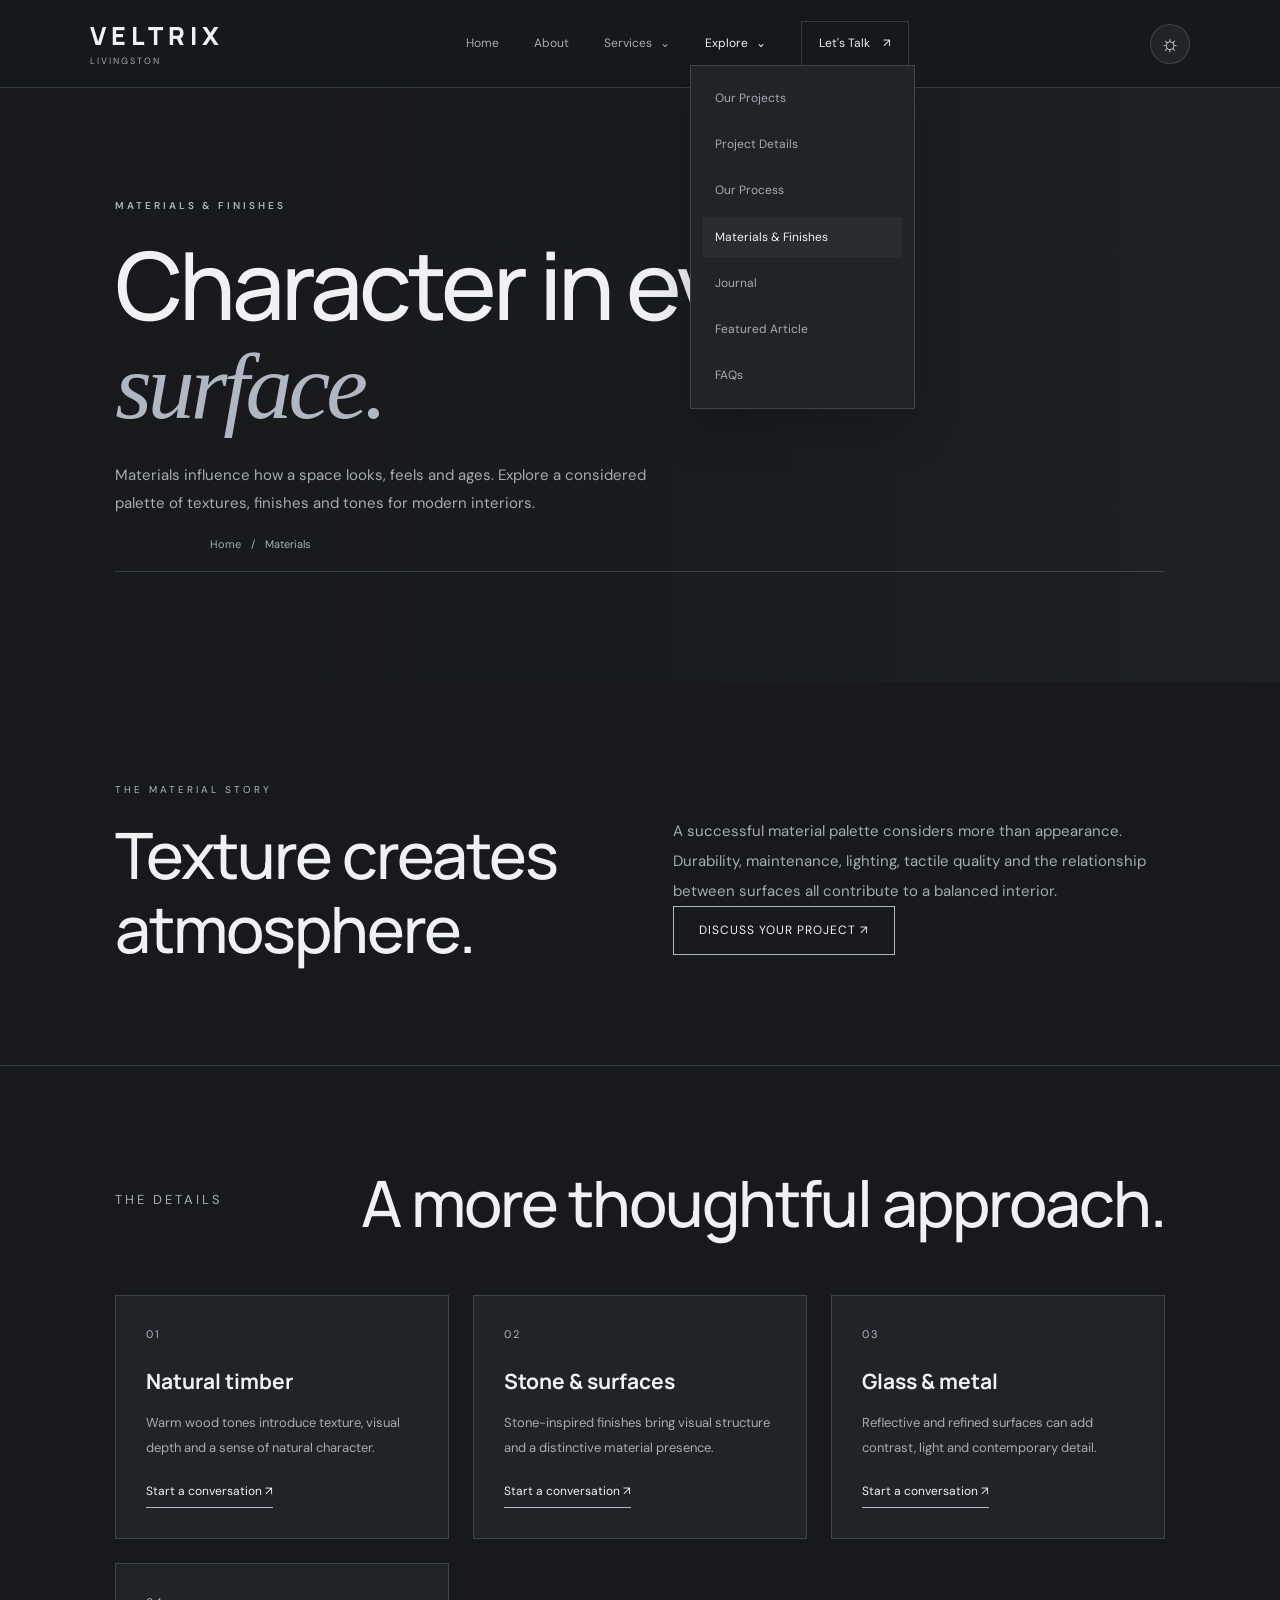
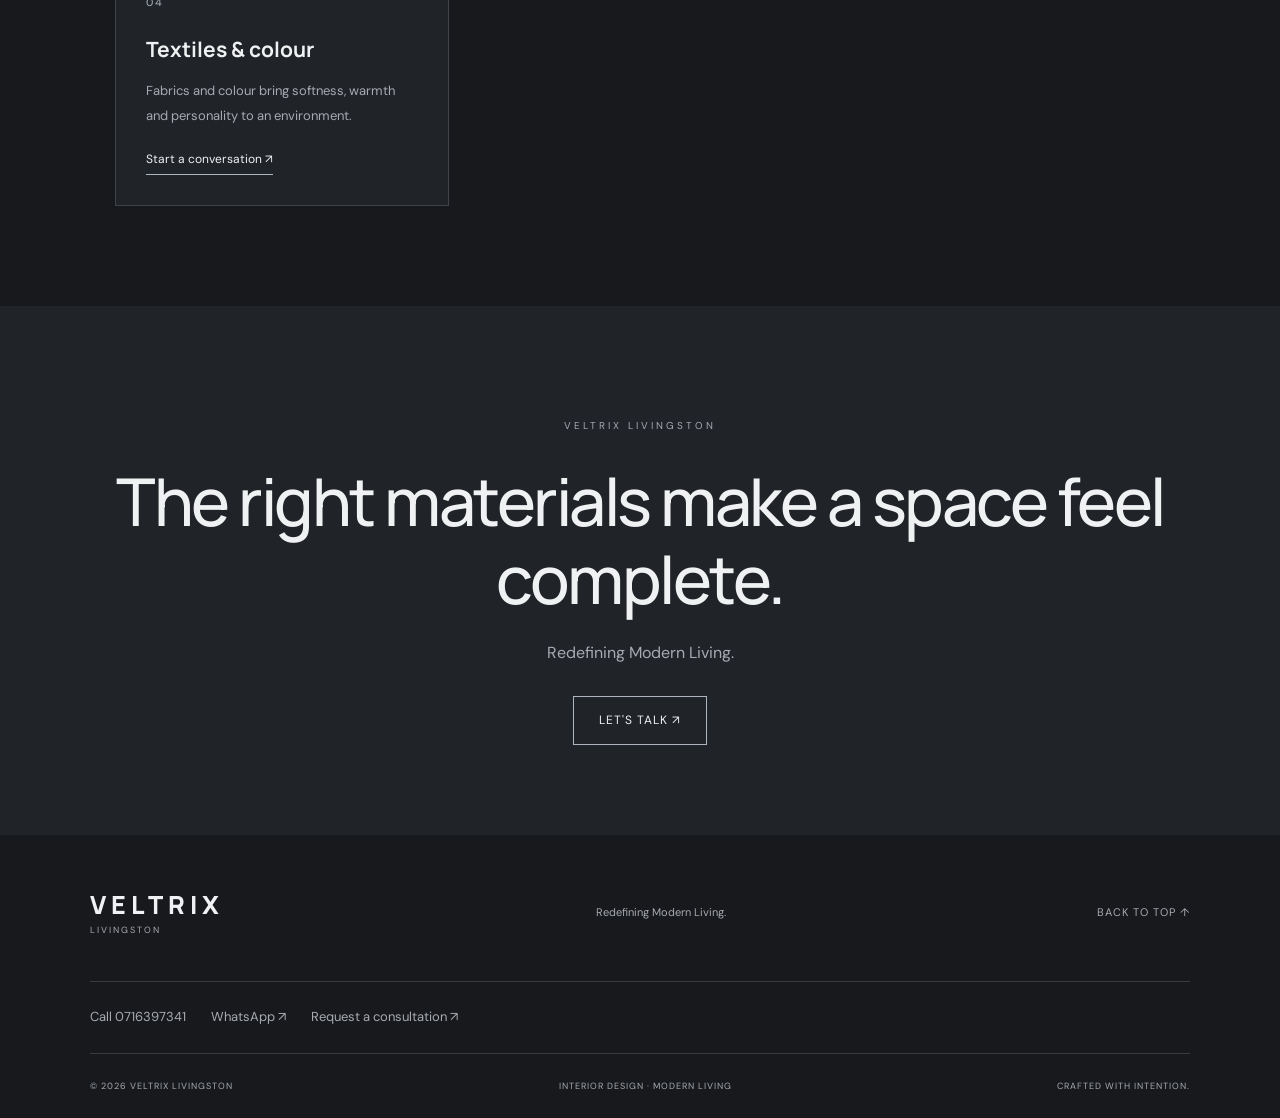
<file: materials.html>
<!DOCTYPE html>
<html lang="en" data-theme="dark">
<head>
  <meta charset="UTF-8">
  <meta name="viewport" content="width=device-width, initial-scale=1.0">
  <meta name="theme-color" content="#17191c">
  <meta name="description" content="Explore interior material inspiration, natural textures, finishes and colour palettes for contemporary spaces.">
  <title>Materials &amp; Finishes | VELTRIX LIVINGSTON</title>
  <link rel="preconnect" href="https://fonts.googleapis.com">
  <link rel="preconnect" href="https://fonts.gstatic.com" crossorigin>
  <link href="https://fonts.googleapis.com/css2?family=DM+Sans:wght@400;500;600;700&family=Manrope:wght@400;500;600;700;800&display=swap" rel="stylesheet">
  <link rel="stylesheet" href="css/style.css">
  <link rel="stylesheet" href="css/pages.css">
  <script src="js/site-shell.js" defer></script>
</head>
<body id="top">
  <div id="siteHeader"></div>

  <main class="page-main">
    <section class="page-hero" style="--page-image: url('https://images.unsplash.com/photo-1618221195710-dd6b41faaea6?auto=format&fit=crop&w=1800&q=85')">
      <p class="eyebrow">MATERIALS &amp; FINISHES</p>
      <h1>Character in every<br><em>surface.</em></h1>
      <p class="hero-description">Materials influence how a space looks, feels and ages. Explore a considered palette of textures, finishes and tones for modern interiors.</p>
      <nav class="breadcrumbs" aria-label="Breadcrumb">
        <a href="index.html">Home</a>
        <span> / </span>
        <span aria-current="page">Materials</span>
      </nav>
    </section>

    <section class="page-section">
      <div class="page-columns">
        <div>
          <p class="section-kicker">THE MATERIAL STORY</p>
          <h2 class="editorial-heading">Texture creates atmosphere.</h2>
        </div>
        <div>
          <p class="editorial-copy">A successful material palette considers more than appearance. Durability, maintenance, lighting, tactile quality and the relationship between surfaces all contribute to a balanced interior.</p>
          <a class="page-button" href="contact.html">DISCUSS YOUR PROJECT ↗</a>
        </div>
      </div>
    </section>

    <section class="page-section">
      <div class="section-heading">
        <p class="section-kicker">THE DETAILS</p>
        <h2 class="editorial-heading">A more thoughtful approach.</h2>
      </div>
      <div class="page-card-grid">

      <article class="page-card">
        <span class="card-number">01</span>
        <h3>Natural timber</h3>
        <p>Warm wood tones introduce texture, visual depth and a sense of natural character.</p>
        <a href="contact.html">Start a conversation ↗</a>
      </article>


      <article class="page-card">
        <span class="card-number">02</span>
        <h3>Stone &amp; surfaces</h3>
        <p>Stone-inspired finishes bring visual structure and a distinctive material presence.</p>
        <a href="contact.html">Start a conversation ↗</a>
      </article>


      <article class="page-card">
        <span class="card-number">03</span>
        <h3>Glass &amp; metal</h3>
        <p>Reflective and refined surfaces can add contrast, light and contemporary detail.</p>
        <a href="contact.html">Start a conversation ↗</a>
      </article>


      <article class="page-card">
        <span class="card-number">04</span>
        <h3>Textiles &amp; colour</h3>
        <p>Fabrics and colour bring softness, warmth and personality to an environment.</p>
        <a href="contact.html">Start a conversation ↗</a>
      </article>

      </div>
    </section>

    <section class="page-cta">
      <p class="section-kicker">VELTRIX LIVINGSTON</p>
      <h2>The right materials make a space feel complete.</h2>
      <p>Redefining Modern Living.</p>
      <a class="page-button" href="contact.html">LET'S TALK ↗</a>
    </section>
  </main>

  <div id="siteFooter"></div>
</body>
</html>
</file>
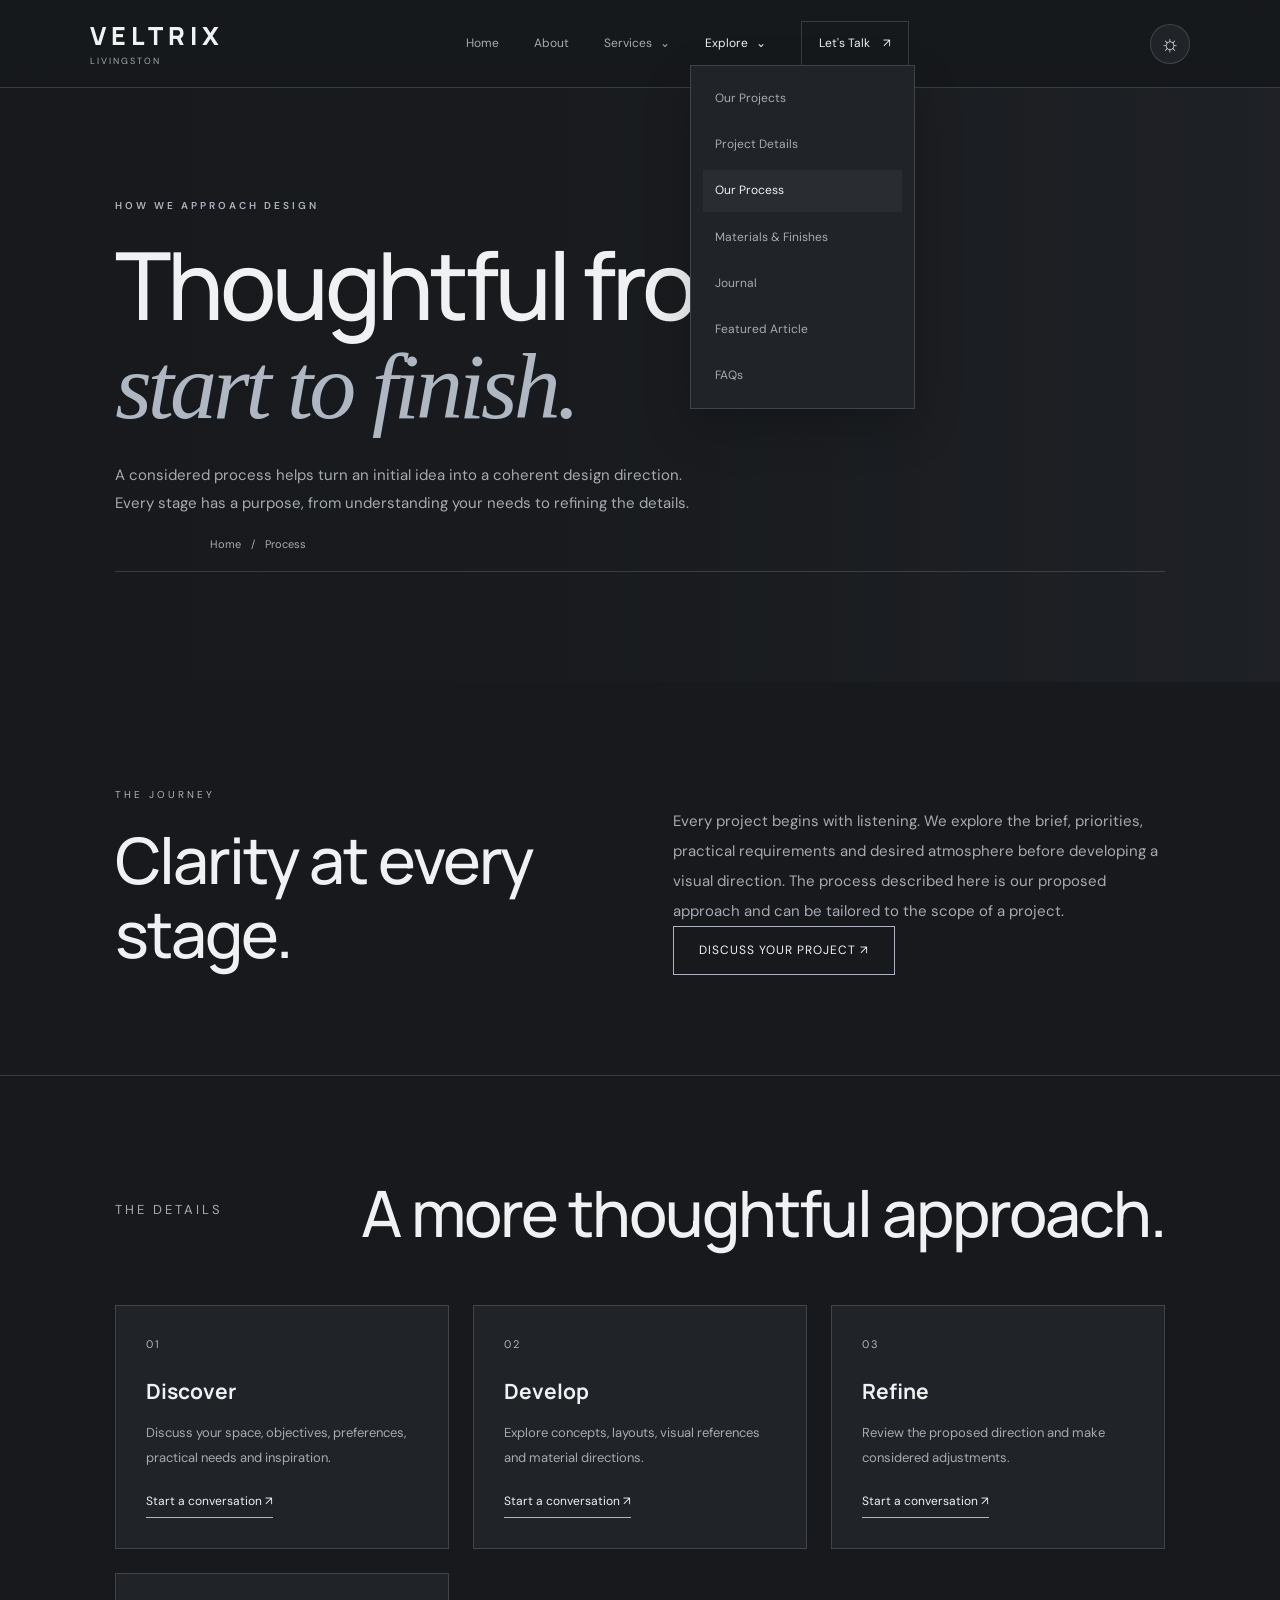
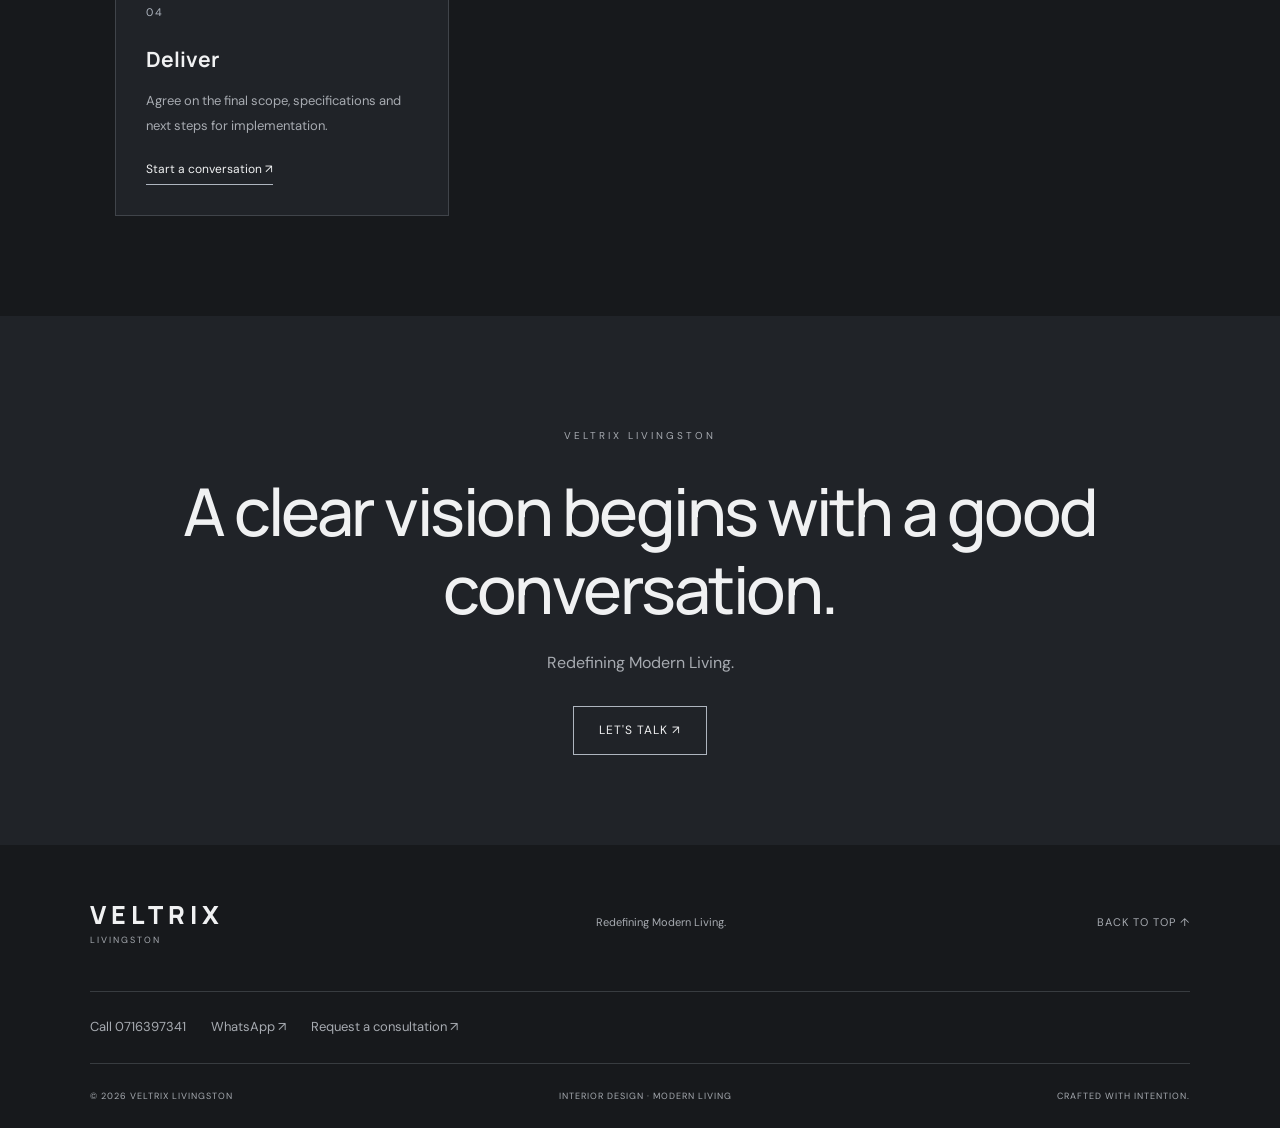
<file: process.html>
<!DOCTYPE html>
<html lang="en" data-theme="dark">
<head>
  <meta charset="UTF-8">
  <meta name="viewport" content="width=device-width, initial-scale=1.0">
  <meta name="theme-color" content="#17191c">
  <meta name="description" content="Discover the VELTRIX LIVINGSTON design process, from the first conversation to the final interior details.">
  <title>Our Design Process | VELTRIX LIVINGSTON</title>
  <link rel="preconnect" href="https://fonts.googleapis.com">
  <link rel="preconnect" href="https://fonts.gstatic.com" crossorigin>
  <link href="https://fonts.googleapis.com/css2?family=DM+Sans:wght@400;500;600;700&family=Manrope:wght@400;500;600;700;800&display=swap" rel="stylesheet">
  <link rel="stylesheet" href="css/style.css">
  <link rel="stylesheet" href="css/pages.css">
  <script src="js/site-shell.js" defer></script>
</head>
<body id="top">
  <div id="siteHeader"></div>

  <main class="page-main">
    <section class="page-hero" style="--page-image: url('https://images.unsplash.com/photo-1600210492486-724fe5c67fb0?auto=format&fit=crop&w=1800&q=85')">
      <p class="eyebrow">HOW WE APPROACH DESIGN</p>
      <h1>Thoughtful from<br><em>start to finish.</em></h1>
      <p class="hero-description">A considered process helps turn an initial idea into a coherent design direction. Every stage has a purpose, from understanding your needs to refining the details.</p>
      <nav class="breadcrumbs" aria-label="Breadcrumb">
        <a href="index.html">Home</a>
        <span> / </span>
        <span aria-current="page">Process</span>
      </nav>
    </section>

    <section class="page-section">
      <div class="page-columns">
        <div>
          <p class="section-kicker">THE JOURNEY</p>
          <h2 class="editorial-heading">Clarity at every stage.</h2>
        </div>
        <div>
          <p class="editorial-copy">Every project begins with listening. We explore the brief, priorities, practical requirements and desired atmosphere before developing a visual direction. The process described here is our proposed approach and can be tailored to the scope of a project.</p>
          <a class="page-button" href="contact.html">DISCUSS YOUR PROJECT ↗</a>
        </div>
      </div>
    </section>

    <section class="page-section">
      <div class="section-heading">
        <p class="section-kicker">THE DETAILS</p>
        <h2 class="editorial-heading">A more thoughtful approach.</h2>
      </div>
      <div class="page-card-grid">

      <article class="page-card">
        <span class="card-number">01</span>
        <h3>Discover</h3>
        <p>Discuss your space, objectives, preferences, practical needs and inspiration.</p>
        <a href="contact.html">Start a conversation ↗</a>
      </article>


      <article class="page-card">
        <span class="card-number">02</span>
        <h3>Develop</h3>
        <p>Explore concepts, layouts, visual references and material directions.</p>
        <a href="contact.html">Start a conversation ↗</a>
      </article>


      <article class="page-card">
        <span class="card-number">03</span>
        <h3>Refine</h3>
        <p>Review the proposed direction and make considered adjustments.</p>
        <a href="contact.html">Start a conversation ↗</a>
      </article>


      <article class="page-card">
        <span class="card-number">04</span>
        <h3>Deliver</h3>
        <p>Agree on the final scope, specifications and next steps for implementation.</p>
        <a href="contact.html">Start a conversation ↗</a>
      </article>

      </div>
    </section>

    <section class="page-cta">
      <p class="section-kicker">VELTRIX LIVINGSTON</p>
      <h2>A clear vision begins with a good conversation.</h2>
      <p>Redefining Modern Living.</p>
      <a class="page-button" href="contact.html">LET'S TALK ↗</a>
    </section>
  </main>

  <div id="siteFooter"></div>
</body>
</html>
</file>
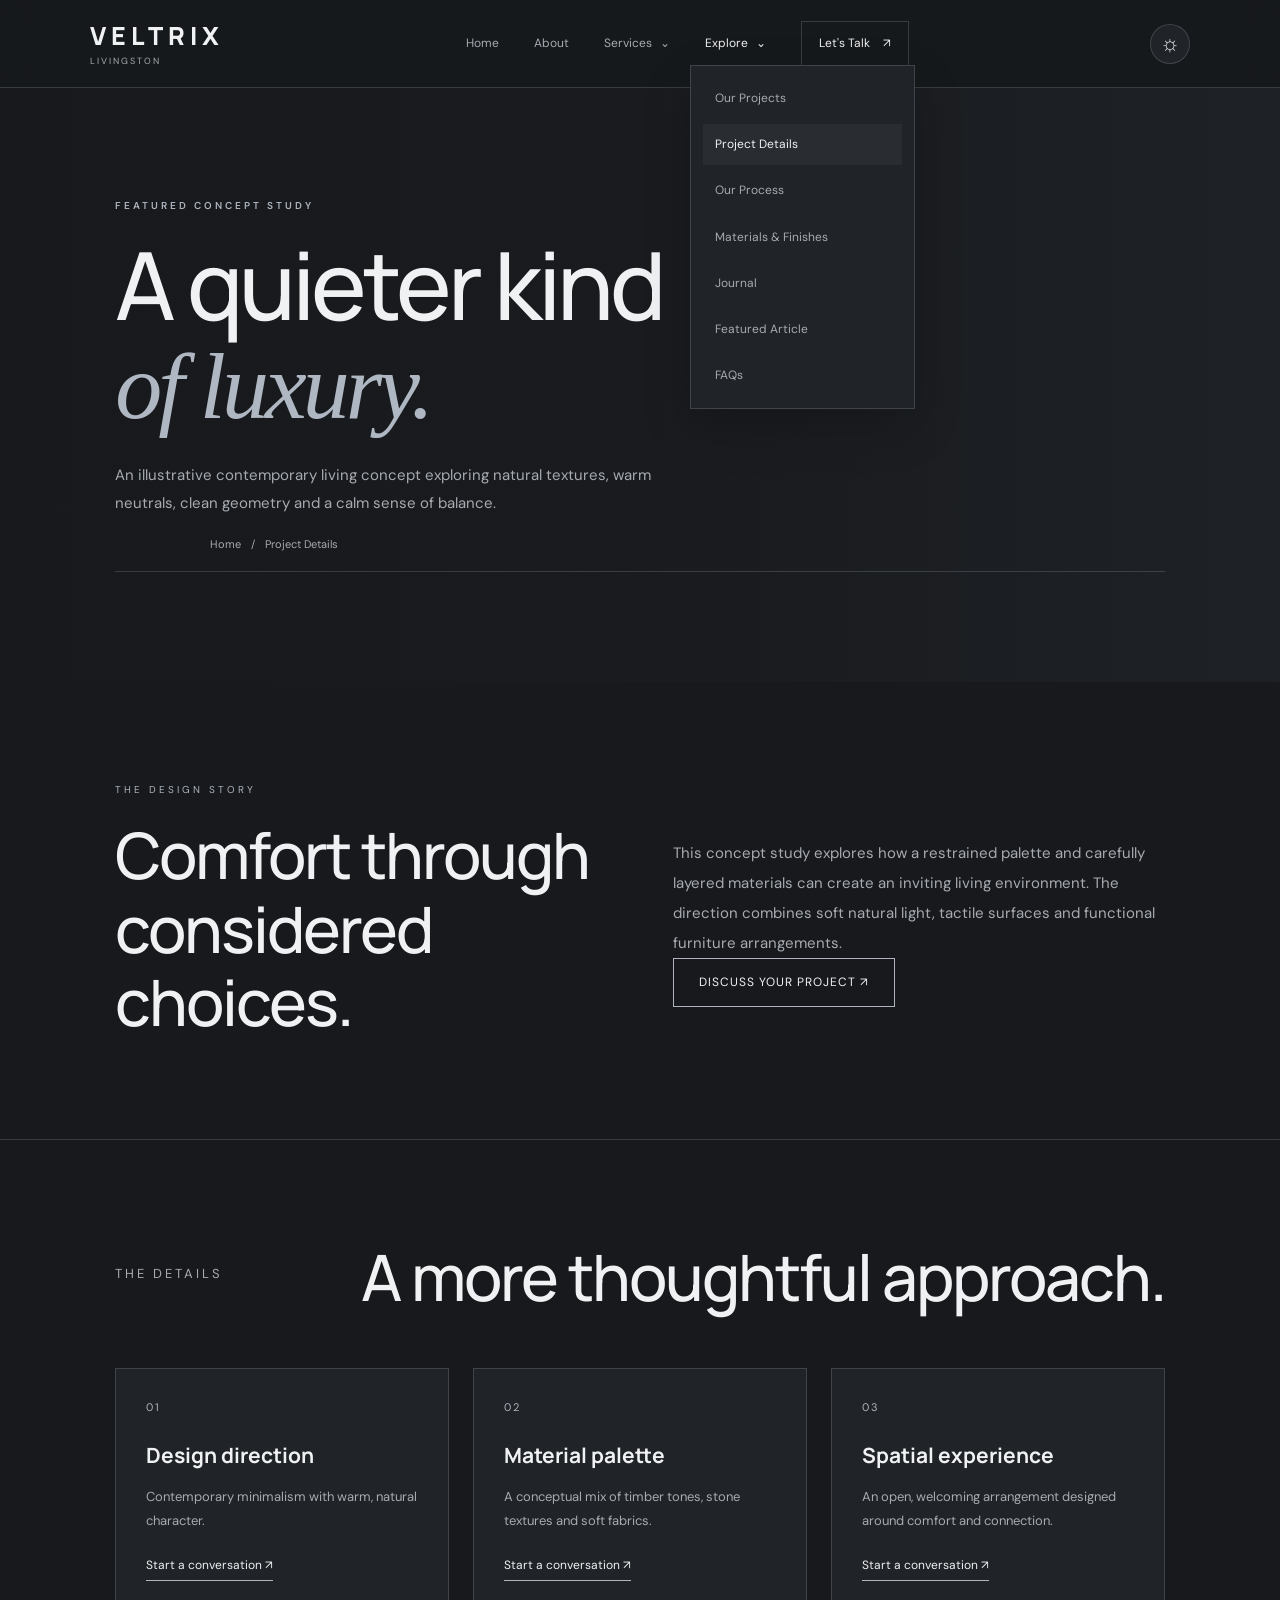
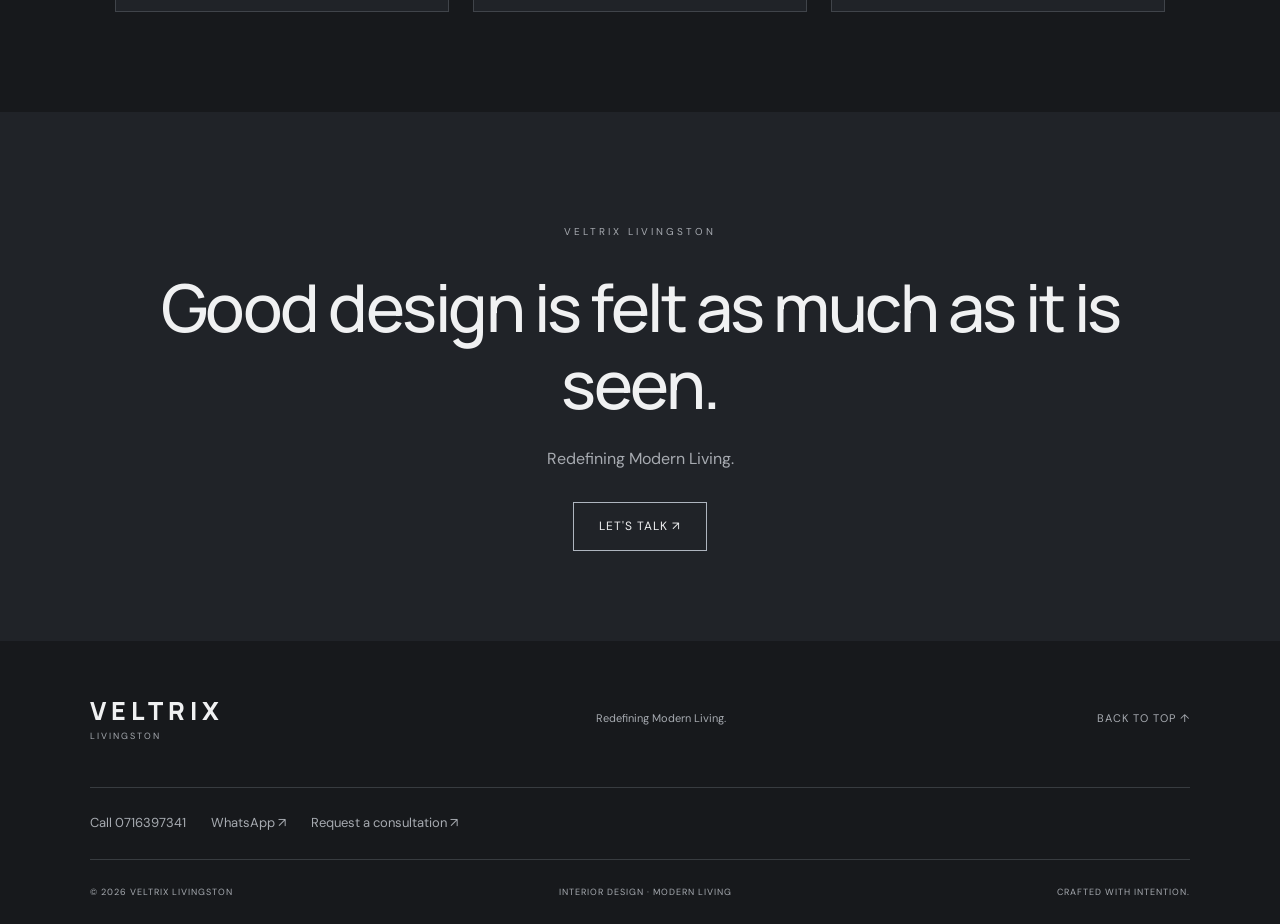
<file: project-details.html>
<!DOCTYPE html>
<html lang="en" data-theme="dark">
<head>
  <meta charset="UTF-8">
  <meta name="viewport" content="width=device-width, initial-scale=1.0">
  <meta name="theme-color" content="#17191c">
  <meta name="description" content="Explore an illustrative residential interior concept study and the thinking behind its design direction.">
  <title>Concept Study | VELTRIX LIVINGSTON</title>
  <link rel="preconnect" href="https://fonts.googleapis.com">
  <link rel="preconnect" href="https://fonts.gstatic.com" crossorigin>
  <link href="https://fonts.googleapis.com/css2?family=DM+Sans:wght@400;500;600;700&family=Manrope:wght@400;500;600;700;800&display=swap" rel="stylesheet">
  <link rel="stylesheet" href="css/style.css">
  <link rel="stylesheet" href="css/pages.css">
  <script src="js/site-shell.js" defer></script>
</head>
<body id="top">
  <div id="siteHeader"></div>

  <main class="page-main">
    <section class="page-hero" style="--page-image: url('https://images.unsplash.com/photo-1600607687939-ce8a6c25118c?auto=format&fit=crop&w=1800&q=85')">
      <p class="eyebrow">FEATURED CONCEPT STUDY</p>
      <h1>A quieter kind<br><em>of luxury.</em></h1>
      <p class="hero-description">An illustrative contemporary living concept exploring natural textures, warm neutrals, clean geometry and a calm sense of balance.</p>
      <nav class="breadcrumbs" aria-label="Breadcrumb">
        <a href="index.html">Home</a>
        <span> / </span>
        <span aria-current="page">Project Details</span>
      </nav>
    </section>

    <section class="page-section">
      <div class="page-columns">
        <div>
          <p class="section-kicker">THE DESIGN STORY</p>
          <h2 class="editorial-heading">Comfort through considered choices.</h2>
        </div>
        <div>
          <p class="editorial-copy">This concept study explores how a restrained palette and carefully layered materials can create an inviting living environment. The direction combines soft natural light, tactile surfaces and functional furniture arrangements.</p>
          <a class="page-button" href="contact.html">DISCUSS YOUR PROJECT ↗</a>
        </div>
      </div>
    </section>

    <section class="page-section">
      <div class="section-heading">
        <p class="section-kicker">THE DETAILS</p>
        <h2 class="editorial-heading">A more thoughtful approach.</h2>
      </div>
      <div class="page-card-grid">

      <article class="page-card">
        <span class="card-number">01</span>
        <h3>Design direction</h3>
        <p>Contemporary minimalism with warm, natural character.</p>
        <a href="contact.html">Start a conversation ↗</a>
      </article>


      <article class="page-card">
        <span class="card-number">02</span>
        <h3>Material palette</h3>
        <p>A conceptual mix of timber tones, stone textures and soft fabrics.</p>
        <a href="contact.html">Start a conversation ↗</a>
      </article>


      <article class="page-card">
        <span class="card-number">03</span>
        <h3>Spatial experience</h3>
        <p>An open, welcoming arrangement designed around comfort and connection.</p>
        <a href="contact.html">Start a conversation ↗</a>
      </article>

      </div>
    </section>

    <section class="page-cta">
      <p class="section-kicker">VELTRIX LIVINGSTON</p>
      <h2>Good design is felt as much as it is seen.</h2>
      <p>Redefining Modern Living.</p>
      <a class="page-button" href="contact.html">LET'S TALK ↗</a>
    </section>
  </main>

  <div id="siteFooter"></div>
</body>
</html>
</file>
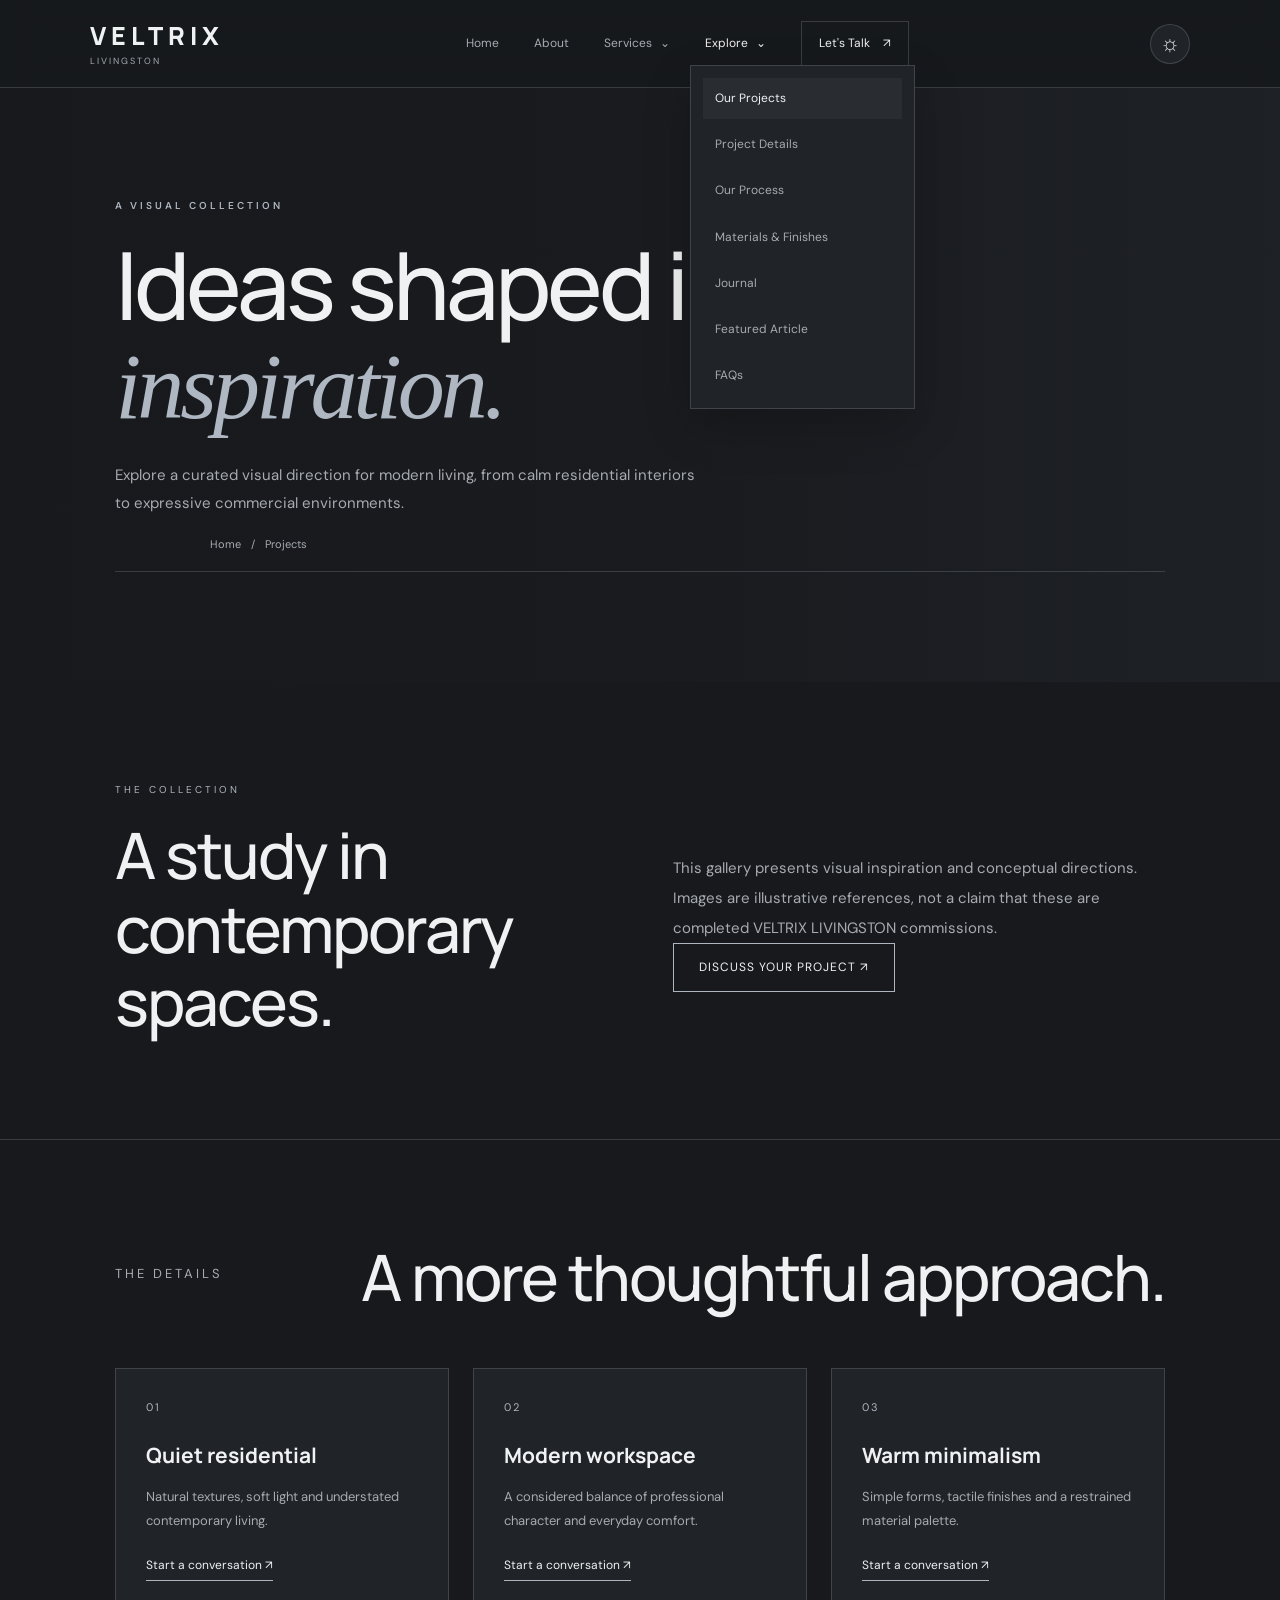
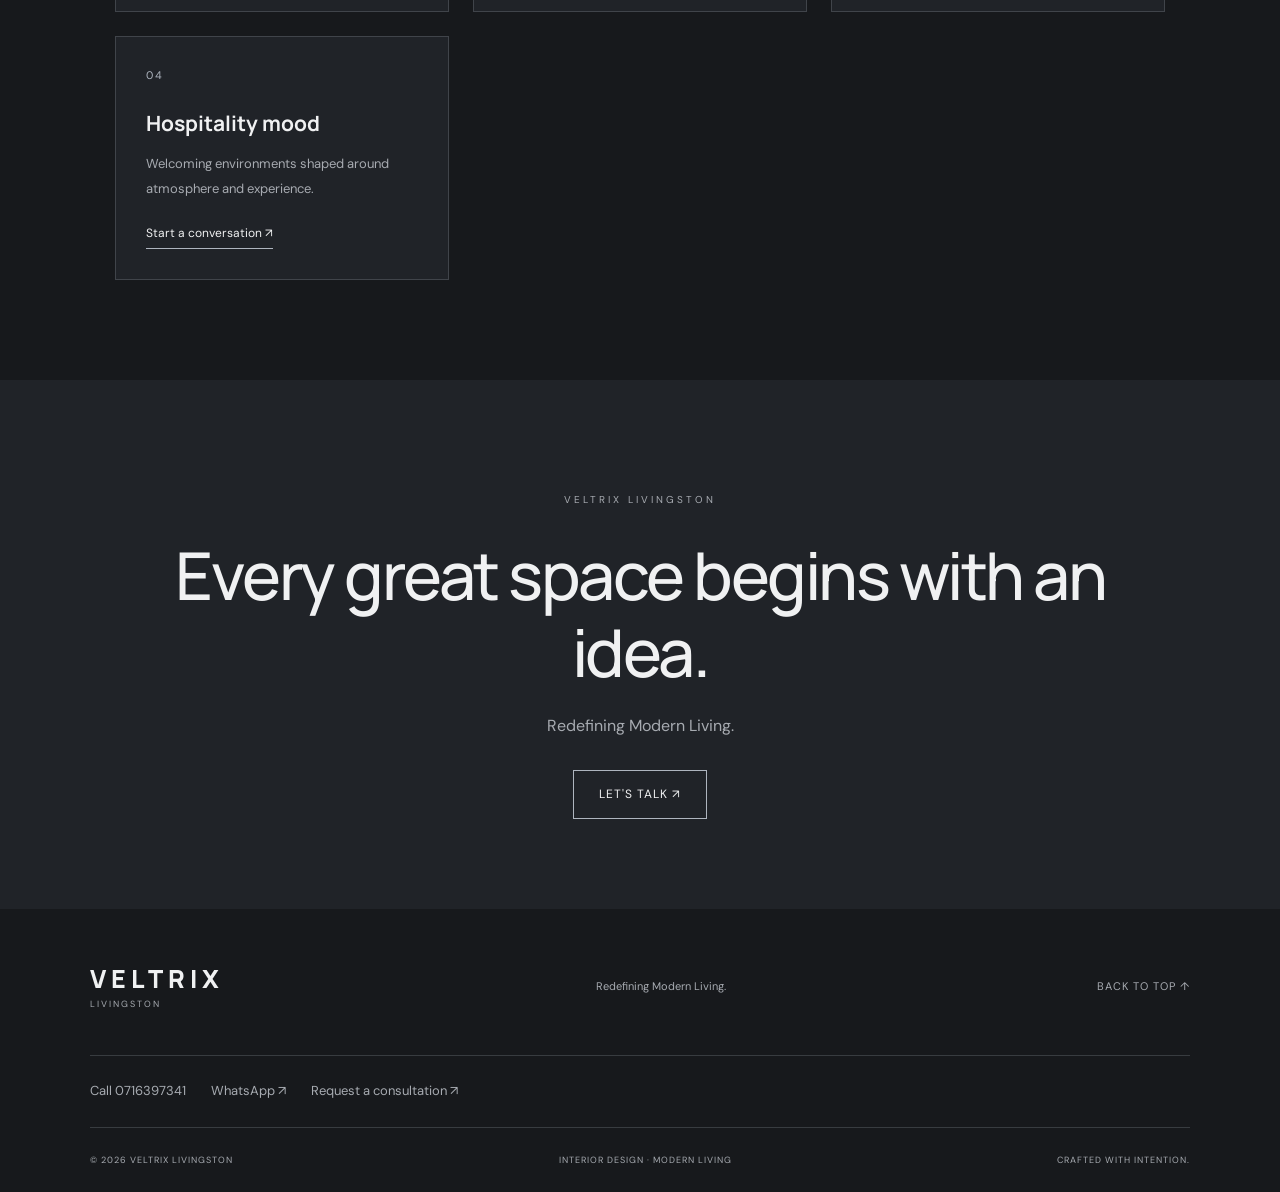
<file: projects.html>
<!DOCTYPE html>
<html lang="en" data-theme="dark">
<head>
  <meta charset="UTF-8">
  <meta name="viewport" content="width=device-width, initial-scale=1.0">
  <meta name="theme-color" content="#17191c">
  <meta name="description" content="Explore an editorial gallery of interior design inspiration, contemporary spaces and material ideas.">
  <title>Design Inspiration Gallery | VELTRIX LIVINGSTON</title>
  <link rel="preconnect" href="https://fonts.googleapis.com">
  <link rel="preconnect" href="https://fonts.gstatic.com" crossorigin>
  <link href="https://fonts.googleapis.com/css2?family=DM+Sans:wght@400;500;600;700&family=Manrope:wght@400;500;600;700;800&display=swap" rel="stylesheet">
  <link rel="stylesheet" href="css/style.css">
  <link rel="stylesheet" href="css/pages.css">
  <script src="js/site-shell.js" defer></script>
</head>
<body id="top">
  <div id="siteHeader"></div>

  <main class="page-main">
    <section class="page-hero" style="--page-image: url('https://images.unsplash.com/photo-1600210492486-724fe5c67fb0?auto=format&fit=crop&w=1800&q=85')">
      <p class="eyebrow">A VISUAL COLLECTION</p>
      <h1>Ideas shaped into<br><em>inspiration.</em></h1>
      <p class="hero-description">Explore a curated visual direction for modern living, from calm residential interiors to expressive commercial environments.</p>
      <nav class="breadcrumbs" aria-label="Breadcrumb">
        <a href="index.html">Home</a>
        <span> / </span>
        <span aria-current="page">Projects</span>
      </nav>
    </section>

    <section class="page-section">
      <div class="page-columns">
        <div>
          <p class="section-kicker">THE COLLECTION</p>
          <h2 class="editorial-heading">A study in contemporary spaces.</h2>
        </div>
        <div>
          <p class="editorial-copy">This gallery presents visual inspiration and conceptual directions. Images are illustrative references, not a claim that these are completed VELTRIX LIVINGSTON commissions.</p>
          <a class="page-button" href="contact.html">DISCUSS YOUR PROJECT ↗</a>
        </div>
      </div>
    </section>

    <section class="page-section">
      <div class="section-heading">
        <p class="section-kicker">THE DETAILS</p>
        <h2 class="editorial-heading">A more thoughtful approach.</h2>
      </div>
      <div class="page-card-grid">

      <article class="page-card">
        <span class="card-number">01</span>
        <h3>Quiet residential</h3>
        <p>Natural textures, soft light and understated contemporary living.</p>
        <a href="contact.html">Start a conversation ↗</a>
      </article>


      <article class="page-card">
        <span class="card-number">02</span>
        <h3>Modern workspace</h3>
        <p>A considered balance of professional character and everyday comfort.</p>
        <a href="contact.html">Start a conversation ↗</a>
      </article>


      <article class="page-card">
        <span class="card-number">03</span>
        <h3>Warm minimalism</h3>
        <p>Simple forms, tactile finishes and a restrained material palette.</p>
        <a href="contact.html">Start a conversation ↗</a>
      </article>


      <article class="page-card">
        <span class="card-number">04</span>
        <h3>Hospitality mood</h3>
        <p>Welcoming environments shaped around atmosphere and experience.</p>
        <a href="contact.html">Start a conversation ↗</a>
      </article>

      </div>
    </section>

    <section class="page-cta">
      <p class="section-kicker">VELTRIX LIVINGSTON</p>
      <h2>Every great space begins with an idea.</h2>
      <p>Redefining Modern Living.</p>
      <a class="page-button" href="contact.html">LET'S TALK ↗</a>
    </section>
  </main>

  <div id="siteFooter"></div>
</body>
</html>
</file>
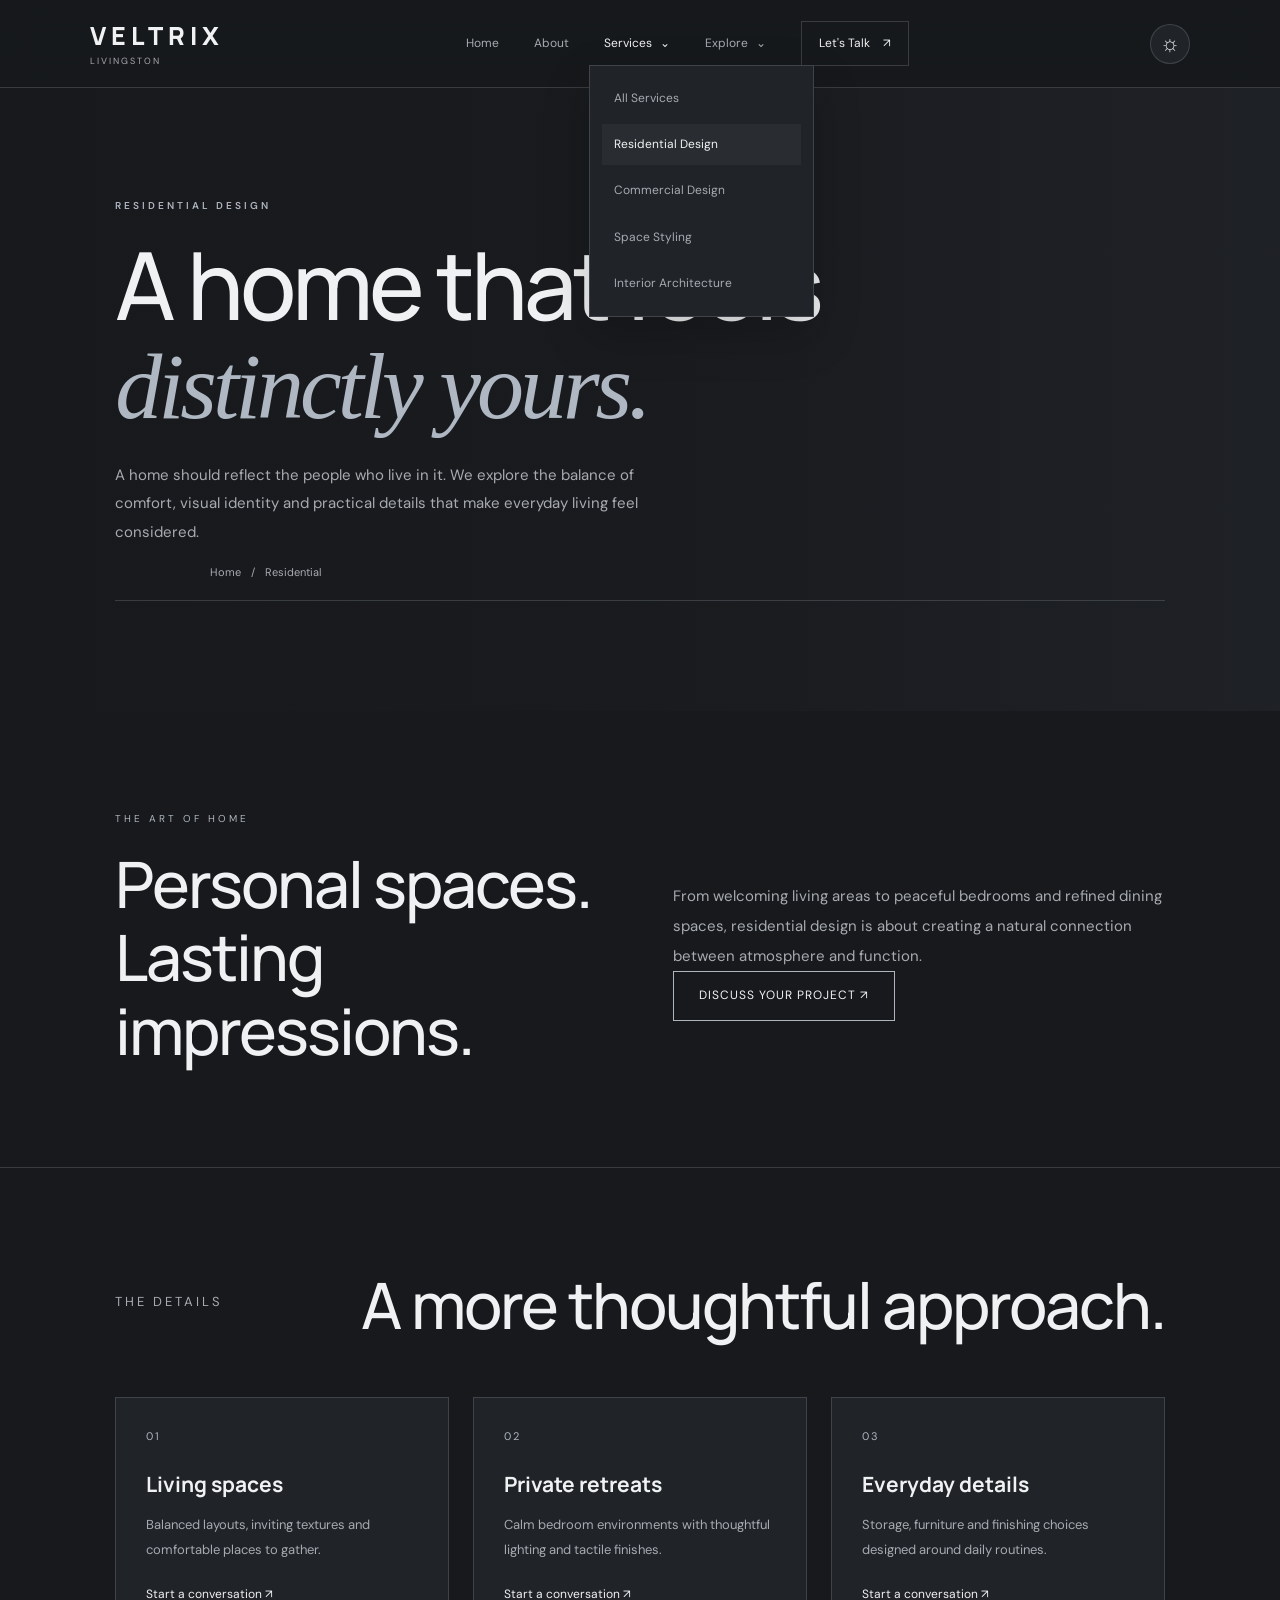
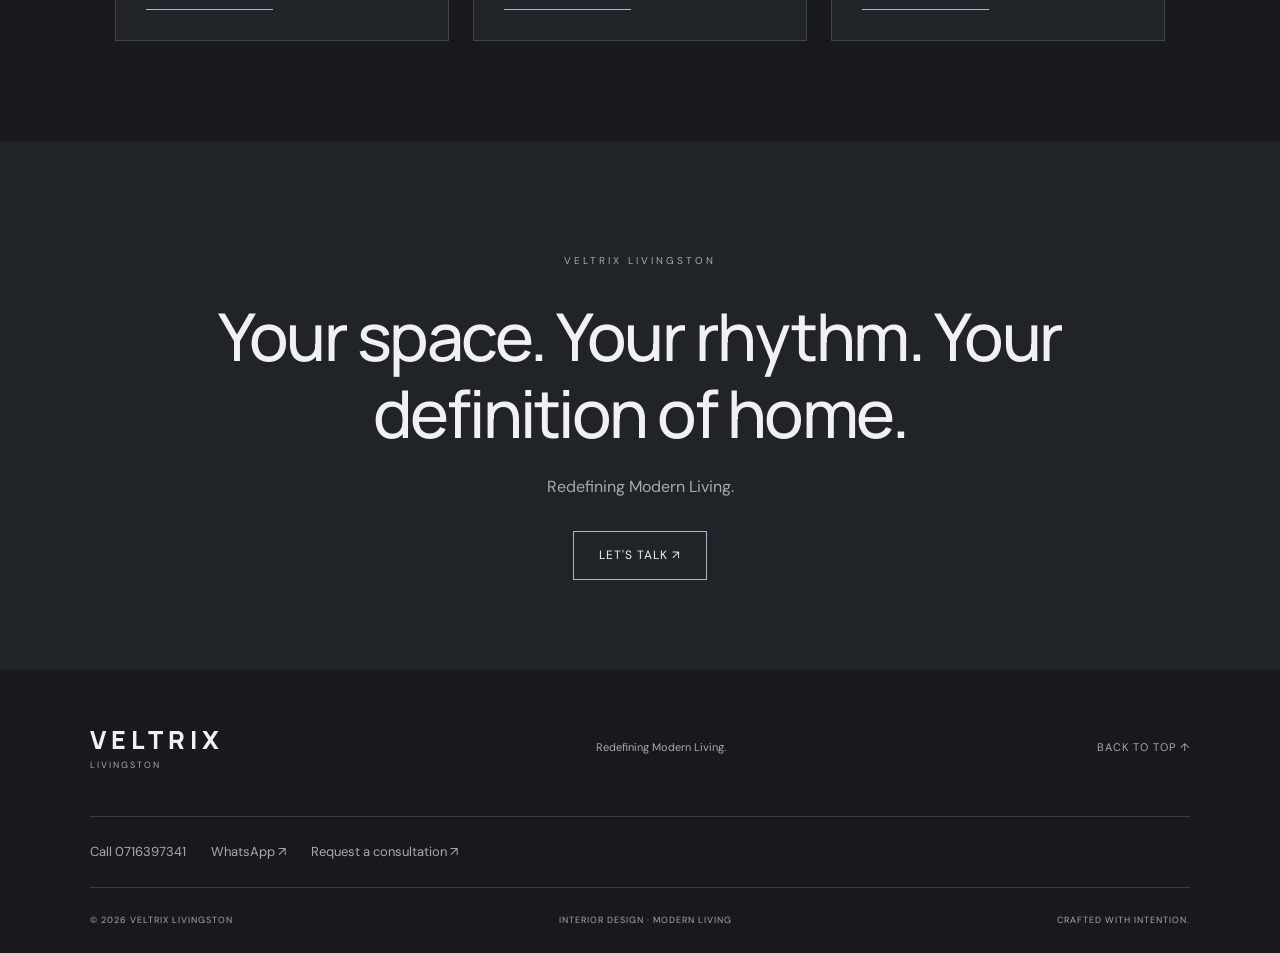
<file: residential.html>
<!DOCTYPE html>
<html lang="en" data-theme="dark">
<head>
  <meta charset="UTF-8">
  <meta name="viewport" content="width=device-width, initial-scale=1.0">
  <meta name="theme-color" content="#17191c">
  <meta name="description" content="Explore thoughtful residential interior design for contemporary homes, apartments and private living spaces.">
  <title>Residential Interior Design | VELTRIX LIVINGSTON</title>
  <link rel="preconnect" href="https://fonts.googleapis.com">
  <link rel="preconnect" href="https://fonts.gstatic.com" crossorigin>
  <link href="https://fonts.googleapis.com/css2?family=DM+Sans:wght@400;500;600;700&family=Manrope:wght@400;500;600;700;800&display=swap" rel="stylesheet">
  <link rel="stylesheet" href="css/style.css">
  <link rel="stylesheet" href="css/pages.css">
  <script src="js/site-shell.js" defer></script>
</head>
<body id="top">
  <div id="siteHeader"></div>

  <main class="page-main">
    <section class="page-hero" style="--page-image: url('https://images.unsplash.com/photo-1600607687920-4e2a09cf159d?auto=format&fit=crop&w=1800&q=85')">
      <p class="eyebrow">RESIDENTIAL DESIGN</p>
      <h1>A home that feels<br><em>distinctly yours.</em></h1>
      <p class="hero-description">A home should reflect the people who live in it. We explore the balance of comfort, visual identity and practical details that make everyday living feel considered.</p>
      <nav class="breadcrumbs" aria-label="Breadcrumb">
        <a href="index.html">Home</a>
        <span> / </span>
        <span aria-current="page">Residential</span>
      </nav>
    </section>

    <section class="page-section">
      <div class="page-columns">
        <div>
          <p class="section-kicker">THE ART OF HOME</p>
          <h2 class="editorial-heading">Personal spaces. Lasting impressions.</h2>
        </div>
        <div>
          <p class="editorial-copy">From welcoming living areas to peaceful bedrooms and refined dining spaces, residential design is about creating a natural connection between atmosphere and function.</p>
          <a class="page-button" href="contact.html">DISCUSS YOUR PROJECT ↗</a>
        </div>
      </div>
    </section>

    <section class="page-section">
      <div class="section-heading">
        <p class="section-kicker">THE DETAILS</p>
        <h2 class="editorial-heading">A more thoughtful approach.</h2>
      </div>
      <div class="page-card-grid">

      <article class="page-card">
        <span class="card-number">01</span>
        <h3>Living spaces</h3>
        <p>Balanced layouts, inviting textures and comfortable places to gather.</p>
        <a href="contact.html">Start a conversation ↗</a>
      </article>


      <article class="page-card">
        <span class="card-number">02</span>
        <h3>Private retreats</h3>
        <p>Calm bedroom environments with thoughtful lighting and tactile finishes.</p>
        <a href="contact.html">Start a conversation ↗</a>
      </article>


      <article class="page-card">
        <span class="card-number">03</span>
        <h3>Everyday details</h3>
        <p>Storage, furniture and finishing choices designed around daily routines.</p>
        <a href="contact.html">Start a conversation ↗</a>
      </article>

      </div>
    </section>

    <section class="page-cta">
      <p class="section-kicker">VELTRIX LIVINGSTON</p>
      <h2>Your space. Your rhythm. Your definition of home.</h2>
      <p>Redefining Modern Living.</p>
      <a class="page-button" href="contact.html">LET'S TALK ↗</a>
    </section>
  </main>

  <div id="siteFooter"></div>
</body>
</html>
</file>
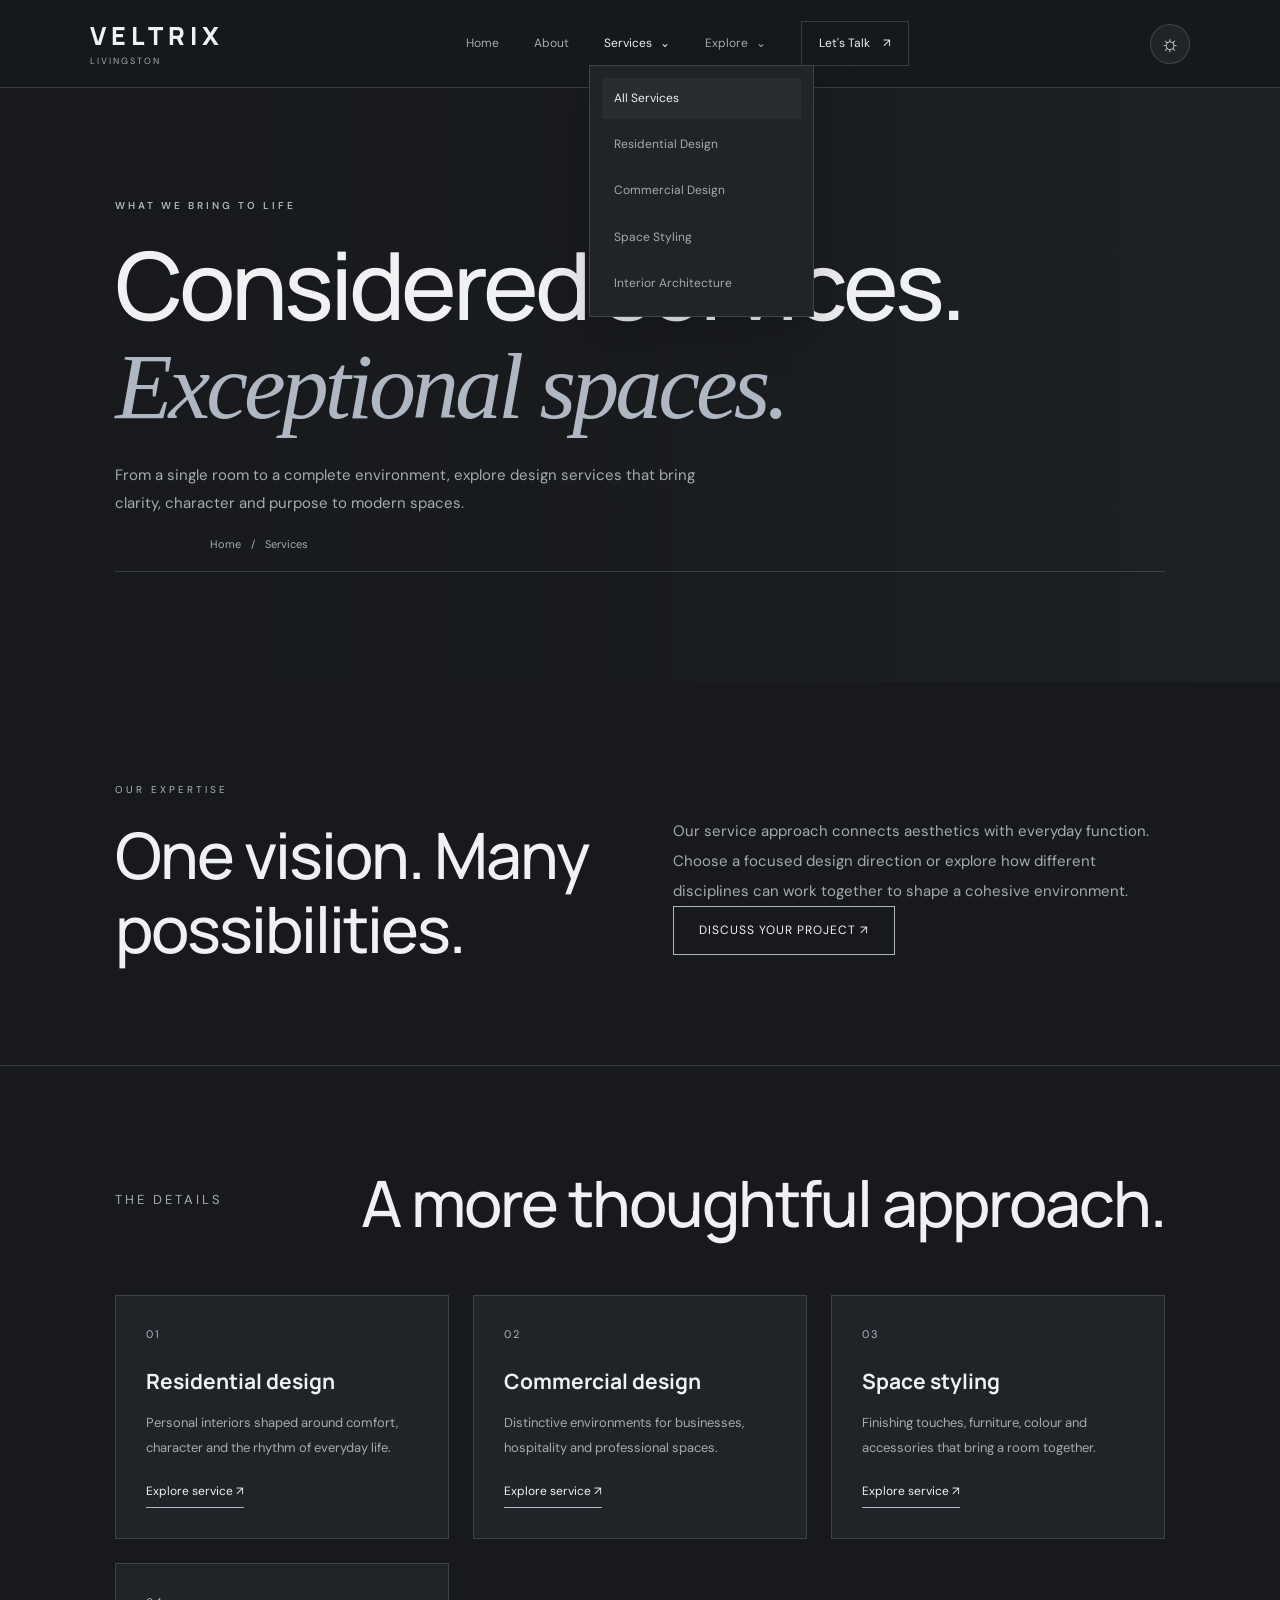
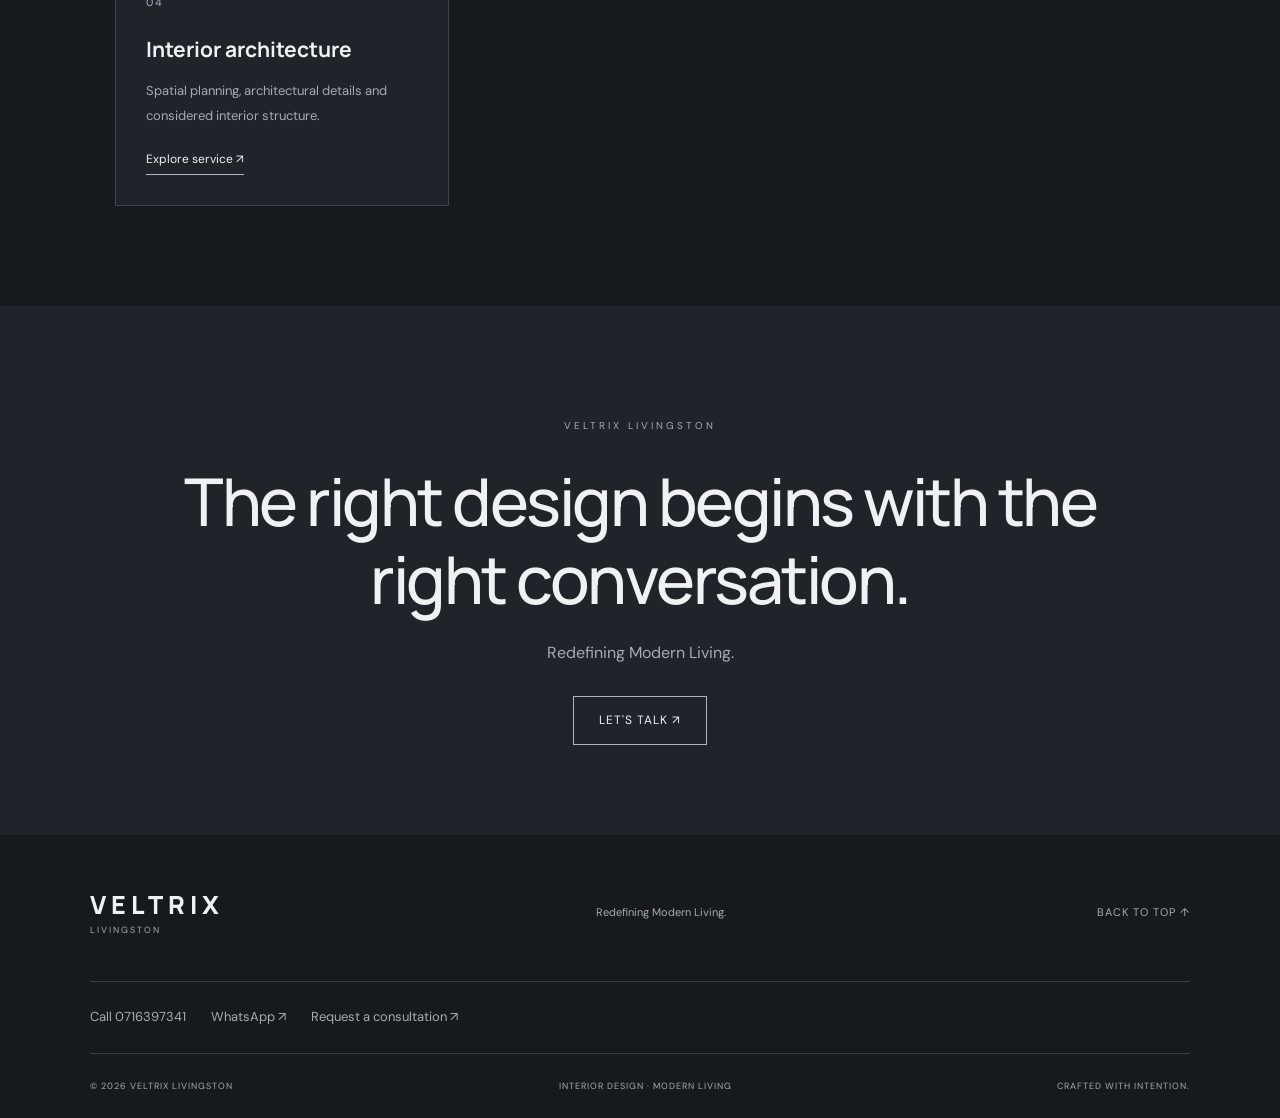
<file: services.html>
<!DOCTYPE html>
<html lang="en" data-theme="dark">
<head>
  <meta charset="UTF-8">
  <meta name="viewport" content="width=device-width, initial-scale=1.0">
  <meta name="theme-color" content="#17191c">
  <meta name="description" content="Explore residential interiors, commercial design, space styling and interior architecture by VELTRIX LIVINGSTON.">
  <title>Interior Design Services | VELTRIX LIVINGSTON</title>
  <link rel="preconnect" href="https://fonts.googleapis.com">
  <link rel="preconnect" href="https://fonts.gstatic.com" crossorigin>
  <link href="https://fonts.googleapis.com/css2?family=DM+Sans:wght@400;500;600;700&family=Manrope:wght@400;500;600;700;800&display=swap" rel="stylesheet">
  <link rel="stylesheet" href="css/style.css">
  <link rel="stylesheet" href="css/pages.css">
  <script src="js/site-shell.js" defer></script>
</head>
<body id="top">
  <div id="siteHeader"></div>

  <main class="page-main">
    <section class="page-hero" style="--page-image: url('https://images.unsplash.com/photo-1600607687939-ce8a6c25118c?auto=format&fit=crop&w=1800&q=85')">
      <p class="eyebrow">WHAT WE BRING TO LIFE</p>
      <h1>Considered services.<br><em>Exceptional spaces.</em></h1>
      <p class="hero-description">From a single room to a complete environment, explore design services that bring clarity, character and purpose to modern spaces.</p>
      <nav class="breadcrumbs" aria-label="Breadcrumb">
        <a href="index.html">Home</a>
        <span> / </span>
        <span aria-current="page">Services</span>
      </nav>
    </section>

    <section class="page-section">
      <div class="page-columns">
        <div>
          <p class="section-kicker">OUR EXPERTISE</p>
          <h2 class="editorial-heading">One vision. Many possibilities.</h2>
        </div>
        <div>
          <p class="editorial-copy">Our service approach connects aesthetics with everyday function. Choose a focused design direction or explore how different disciplines can work together to shape a cohesive environment.</p>
          <a class="page-button" href="contact.html">DISCUSS YOUR PROJECT ↗</a>
        </div>
      </div>
    </section>

    <section class="page-section">
      <div class="section-heading">
        <p class="section-kicker">THE DETAILS</p>
        <h2 class="editorial-heading">A more thoughtful approach.</h2>
      </div>
      <div class="page-card-grid">

      <article class="page-card">
        <span class="card-number">01</span>
        <h3>Residential design</h3>
        <p>Personal interiors shaped around comfort, character and the rhythm of everyday life.</p>
        <a href="residential.html">Explore service ↗</a>
      </article>


      <article class="page-card">
        <span class="card-number">02</span>
        <h3>Commercial design</h3>
        <p>Distinctive environments for businesses, hospitality and professional spaces.</p>
        <a href="commercial.html">Explore service ↗</a>
      </article>


      <article class="page-card">
        <span class="card-number">03</span>
        <h3>Space styling</h3>
        <p>Finishing touches, furniture, colour and accessories that bring a room together.</p>
        <a href="styling.html">Explore service ↗</a>
      </article>


      <article class="page-card">
        <span class="card-number">04</span>
        <h3>Interior architecture</h3>
        <p>Spatial planning, architectural details and considered interior structure.</p>
        <a href="architecture.html">Explore service ↗</a>
      </article>

      </div>
    </section>

    <section class="page-cta">
      <p class="section-kicker">VELTRIX LIVINGSTON</p>
      <h2>The right design begins with the right conversation.</h2>
      <p>Redefining Modern Living.</p>
      <a class="page-button" href="contact.html">LET'S TALK ↗</a>
    </section>
  </main>

  <div id="siteFooter"></div>
</body>
</html>
</file>
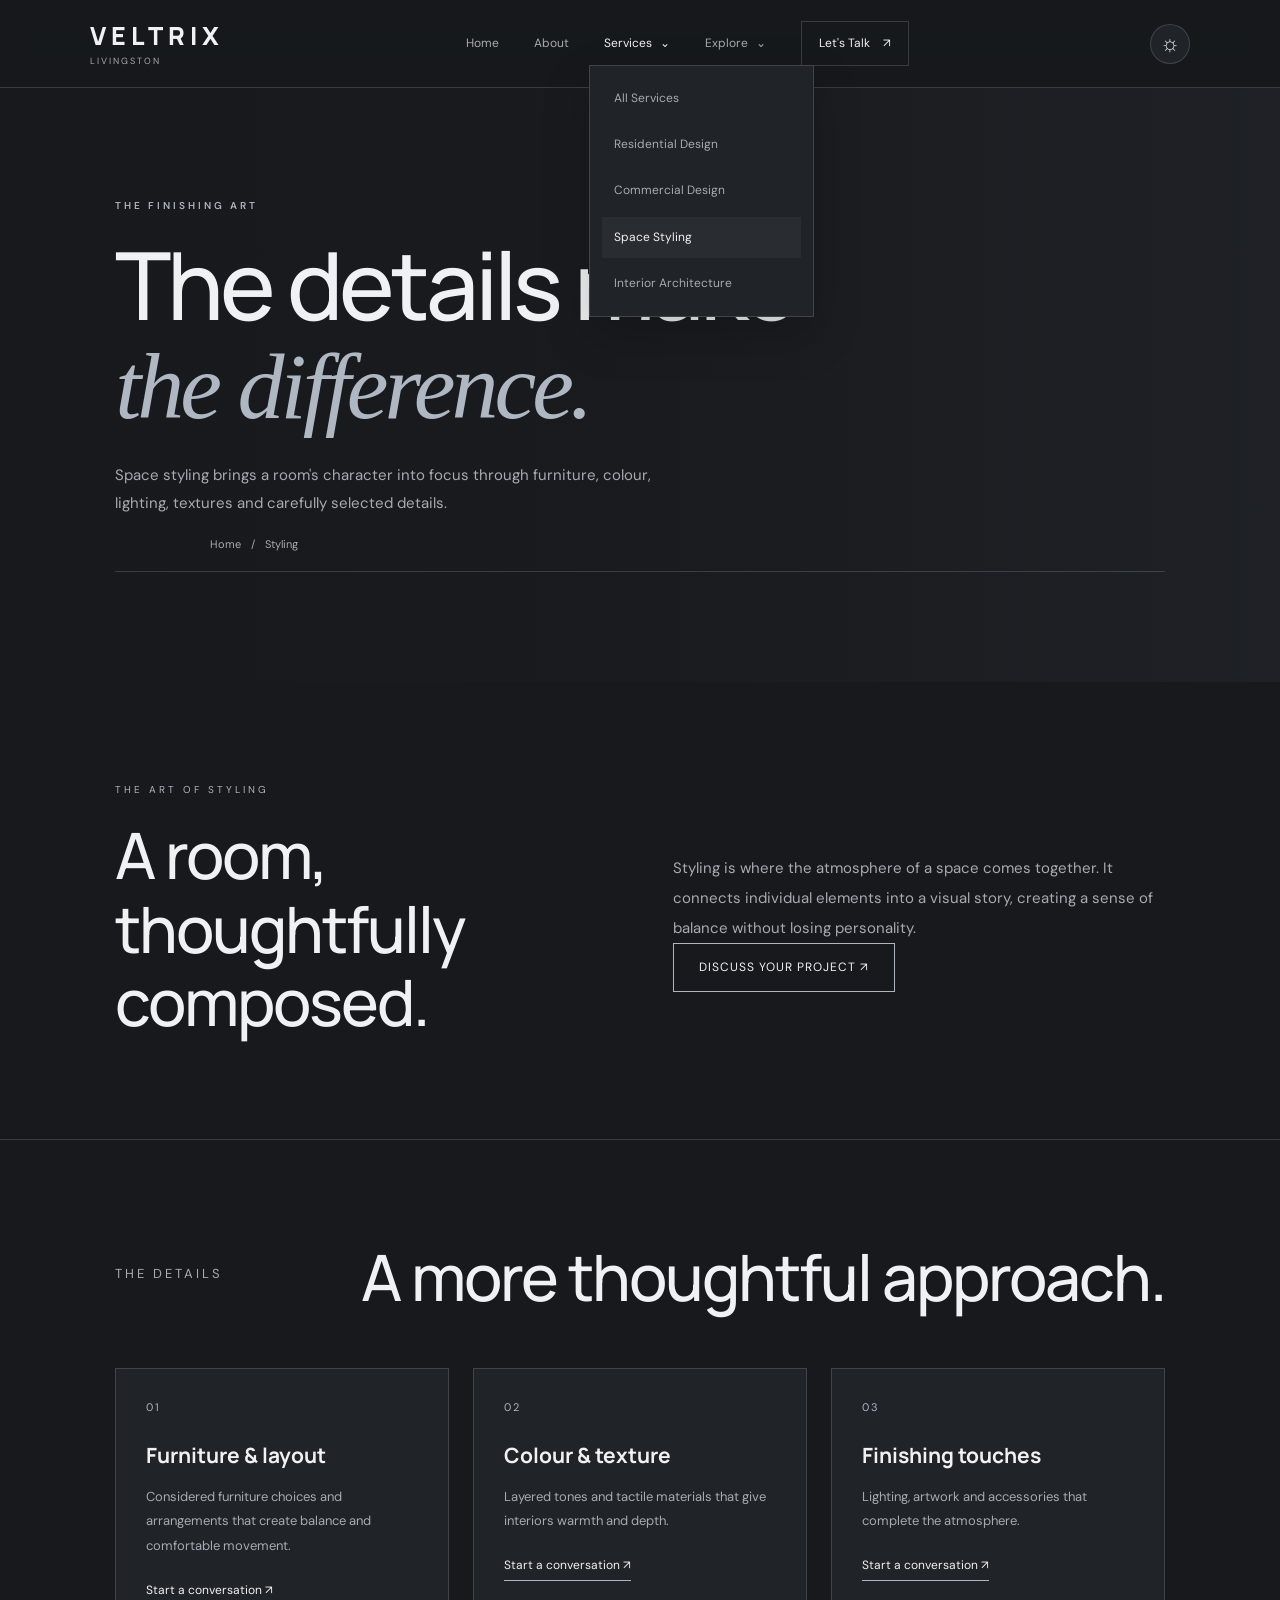
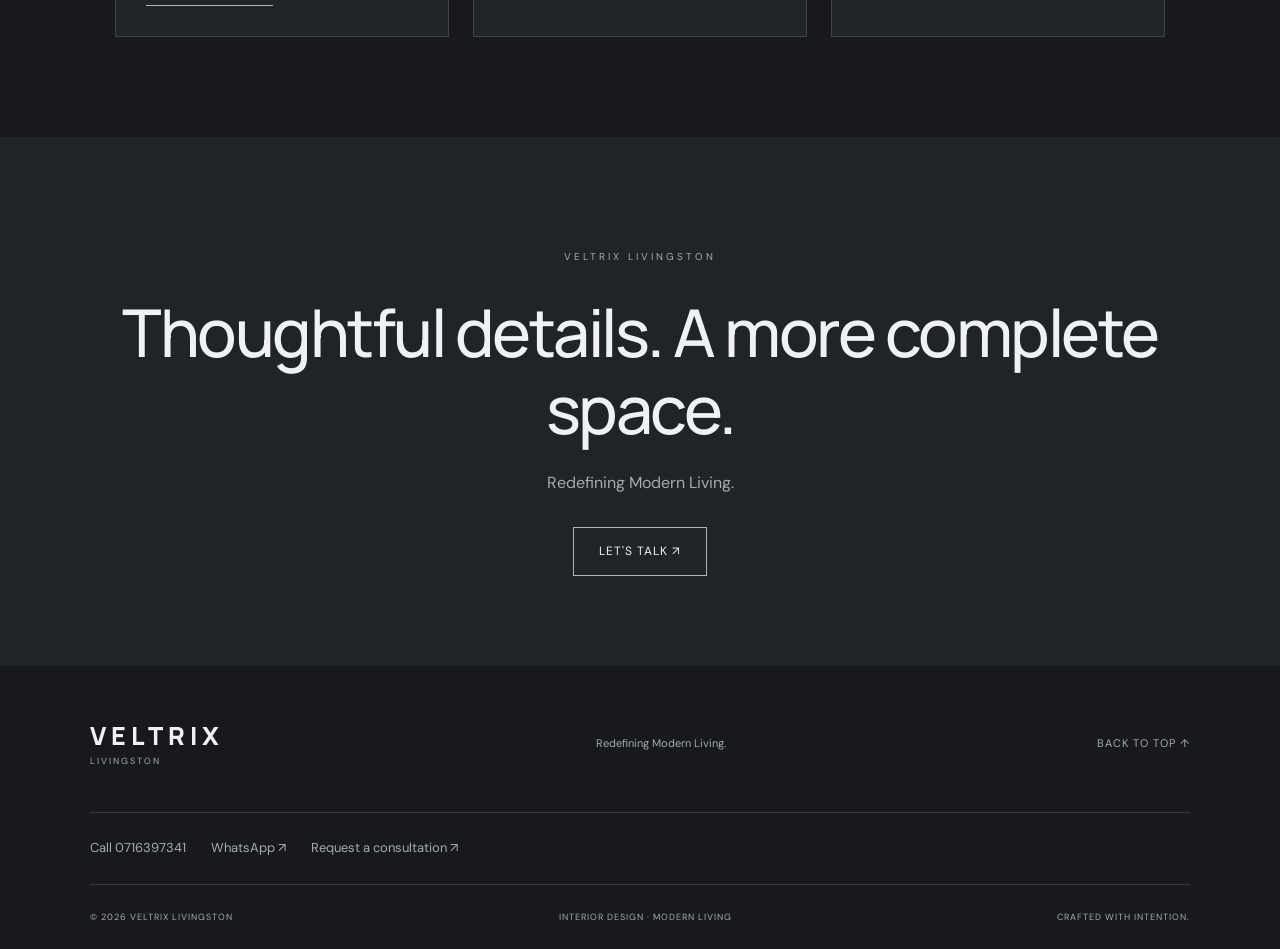
<file: styling.html>
<!DOCTYPE html>
<html lang="en" data-theme="dark">
<head>
  <meta charset="UTF-8">
  <meta name="viewport" content="width=device-width, initial-scale=1.0">
  <meta name="theme-color" content="#17191c">
  <meta name="description" content="Explore considered furniture, colour, lighting and accessories for beautifully balanced interiors.">
  <title>Space Styling | VELTRIX LIVINGSTON</title>
  <link rel="preconnect" href="https://fonts.googleapis.com">
  <link rel="preconnect" href="https://fonts.gstatic.com" crossorigin>
  <link href="https://fonts.googleapis.com/css2?family=DM+Sans:wght@400;500;600;700&family=Manrope:wght@400;500;600;700;800&display=swap" rel="stylesheet">
  <link rel="stylesheet" href="css/style.css">
  <link rel="stylesheet" href="css/pages.css">
  <script src="js/site-shell.js" defer></script>
</head>
<body id="top">
  <div id="siteHeader"></div>

  <main class="page-main">
    <section class="page-hero" style="--page-image: url('https://images.unsplash.com/photo-1616486338812-3dadae4b4ace?auto=format&fit=crop&w=1800&q=85')">
      <p class="eyebrow">THE FINISHING ART</p>
      <h1>The details make<br><em>the difference.</em></h1>
      <p class="hero-description">Space styling brings a room&#x27;s character into focus through furniture, colour, lighting, textures and carefully selected details.</p>
      <nav class="breadcrumbs" aria-label="Breadcrumb">
        <a href="index.html">Home</a>
        <span> / </span>
        <span aria-current="page">Styling</span>
      </nav>
    </section>

    <section class="page-section">
      <div class="page-columns">
        <div>
          <p class="section-kicker">THE ART OF STYLING</p>
          <h2 class="editorial-heading">A room, thoughtfully composed.</h2>
        </div>
        <div>
          <p class="editorial-copy">Styling is where the atmosphere of a space comes together. It connects individual elements into a visual story, creating a sense of balance without losing personality.</p>
          <a class="page-button" href="contact.html">DISCUSS YOUR PROJECT ↗</a>
        </div>
      </div>
    </section>

    <section class="page-section">
      <div class="section-heading">
        <p class="section-kicker">THE DETAILS</p>
        <h2 class="editorial-heading">A more thoughtful approach.</h2>
      </div>
      <div class="page-card-grid">

      <article class="page-card">
        <span class="card-number">01</span>
        <h3>Furniture &amp; layout</h3>
        <p>Considered furniture choices and arrangements that create balance and comfortable movement.</p>
        <a href="contact.html">Start a conversation ↗</a>
      </article>


      <article class="page-card">
        <span class="card-number">02</span>
        <h3>Colour &amp; texture</h3>
        <p>Layered tones and tactile materials that give interiors warmth and depth.</p>
        <a href="contact.html">Start a conversation ↗</a>
      </article>


      <article class="page-card">
        <span class="card-number">03</span>
        <h3>Finishing touches</h3>
        <p>Lighting, artwork and accessories that complete the atmosphere.</p>
        <a href="contact.html">Start a conversation ↗</a>
      </article>

      </div>
    </section>

    <section class="page-cta">
      <p class="section-kicker">VELTRIX LIVINGSTON</p>
      <h2>Thoughtful details. A more complete space.</h2>
      <p>Redefining Modern Living.</p>
      <a class="page-button" href="contact.html">LET'S TALK ↗</a>
    </section>
  </main>

  <div id="siteFooter"></div>
</body>
</html>
</file>
<file: css/style.css>
:root {
  color-scheme: dark;
  --bg: #17191c;
  --surface: #202328;
  --surface-2: #292d32;
  --text: #f0f1f2;
  --muted: #a7abb1;
  --accent: #aeb5bf;
  --line: rgba(190,198,208,.2);
  --header: rgba(23,25,28,.92);
  --shadow: rgba(0,0,0,.2);
}

html[data-theme="light"] {
  color-scheme: light;
  --bg: #f2f1ed;
  --surface: #e9e8e3;
  --surface-2: #deded9;
  --text: #25282d;
  --muted: #70747b;
  --accent: #626b77;
  --line: rgba(45,50,58,.17);
  --header: rgba(242,241,237,.94);
  --shadow: rgba(35,38,44,.08);
}

* {
  margin: 0;
  padding: 0;
  box-sizing: border-box;
}

html {
  scroll-behavior: smooth;
  scroll-padding-top: 85px;
}

body {
  background: var(--bg);
  color: var(--text);
  font-family: "DM Sans", sans-serif;
  line-height: 1.6;
  transition: background .3s, color .3s;
}

a {
  color: inherit;
  text-decoration: none;
}

button, input, textarea, select {
  font: inherit;
}

button, a {
  -webkit-tap-highlight-color: transparent;
}

.site-header {
  height: 88px;
  padding: 0 7%;
  display: flex;
  align-items: center;
  justify-content: space-between;
  position: sticky;
  top: 0;
  z-index: 100;
  background: var(--header);
  border-bottom: 1px solid var(--line);
  backdrop-filter: blur(16px);
}

.brand {
  display: flex;
  flex-direction: column;
  line-height: 1.2;
  flex-shrink: 0;
}

.brand-name {
  font-family: "Manrope", sans-serif;
  font-size: 25px;
  font-weight: 800;
  letter-spacing: 5px;
}

.brand-sub {
  font-size: 9px;
  color: var(--muted);
  margin-top: 5px;
}

.navigation {
  display: flex;
  align-items: center;
  gap: 35px;
}

.navigation a {
  font-size: 12px;
  color: var(--muted);
  transition: color .2s;
}

.navigation a:hover {
  color: var(--text);
}

.navigation .nav-contact {
  border: 1px solid var(--line);
  padding: 12px 17px;
  color: var(--text);
}

.nav-contact span {
  margin-left: 10px;
}

.theme-toggle {
  width: 40px;
  height: 40px;
  border: 1px solid var(--line);
  border-radius: 50%;
  background: var(--surface);
  color: var(--text);
  cursor: pointer;
  font-size: 22px;
}

.menu-toggle {
  display: none;
  background: none;
  border: 0;
  width: 38px;
  padding: 8px;
  cursor: pointer;
}

.menu-toggle span {
  display: block;
  height: 2px;
  background: var(--text);
  margin: 6px 0;
}

.hero {
  min-height: 680px;
  height: min(780px, 82vh);
  position: relative;
  display: flex;
  align-items: center;
  overflow: hidden;
  background: #22262a;
}

.hero-image, .hero-overlay {
  position: absolute;
  inset: 0;
}

.hero-image {
  background: url("https://images.unsplash.com/photo-1600210492486-724fe5c67fb0?auto=format&fit=crop&w=2200&q=90") center 55%/cover;
  animation: heroReveal 1.3s ease both;
}

.hero-overlay {
  background: linear-gradient(90deg, rgba(13,15,18,.91), rgba(13,15,18,.57) 50%, rgba(13,15,18,.1)),
              linear-gradient(0deg, rgba(13,15,18,.35), transparent 50%);
}

.hero-content {
  position: relative;
  z-index: 2;
  max-width: 750px;
  padding: 60px 10%;
  color: #f3f4f5;
  animation: rise .9s ease both;
}

.eyebrow {
  font-size: 10px;
  letter-spacing: 2.8px;
  font-weight: 600;
}

.hero .eyebrow {
  color: #d3d7dc;
  display: flex;
  align-items: center;
  gap: 12px;
}

.hero .eyebrow span {
  height: 1px;
  width: 30px;
  background: #c3cbd4;
}

h1, h2, h3 {
  font-family: "Manrope", sans-serif;
}

.hero h1 {
  font-size: clamp(54px, 8vw, 100px);
  line-height: 1.03;
  letter-spacing: -5px;
  font-weight: 500;
  margin: 30px 0 24px;
}

h1 em, h2 em {
  font-weight: 400;
  color: #aeb7c2;
  font-family: Georgia, serif;
}

.hero-description {
  max-width: 420px;
  font-size: 14px;
  color: #d0d3d7;
  line-height: 1.9;
}

.hero-actions {
  display: flex;
  align-items: center;
  gap: 30px;
  flex-wrap: wrap;
  margin-top: 38px;
}

.button {
  min-height: 52px;
  padding: 0 23px;
  display: inline-flex;
  align-items: center;
  justify-content: center;
  gap: 24px;
  border: 1px solid transparent;
  cursor: pointer;
  font-size: 12px;
  font-weight: 600;
  transition: transform .25s, background .25s;
}

.button:hover {
  transform: translateY(-3px);
}

.button-light {
  background: #e8eaed;
  color: #202328;
}

.button-light:hover {
  background: #fff;
}

.text-link {
  color: #e1e4e8;
  font-size: 12px;
}

.text-link span {
  margin-left: 9px;
}

.hero-bottom {
  position: absolute;
  z-index: 2;
  bottom: 28px;
  left: 7%;
  right: 7%;
  display: flex;
  justify-content: space-between;
  color: #c7cbd1;
  font-size: 9px;
  letter-spacing: 2px;
}

.hero-vertical {
  position: absolute;
  z-index: 2;
  right: 3%;
  top: 45%;
  writing-mode: vertical-rl;
  color: #d3d6db;
  font-size: 9px;
  letter-spacing: 3px;
}

.section-padding {
  padding: 115px 10%;
}

.section-label {
  color: var(--muted);
  font-size: 10px;
  letter-spacing: 2px;
}

.intro {
  display: grid;
  grid-template-columns: 1fr 2.2fr .6fr;
  gap: 35px;
  align-items: start;
  position: relative;
  overflow: hidden;
}

.intro-content {
  max-width: 690px;
}

.intro-content .eyebrow, .contact .eyebrow {
  color: var(--muted);
  margin-bottom: 25px;
}

h2 {
  font-size: clamp(37px, 5vw, 61px);
  line-height: 1.17;
  letter-spacing: -2.5px;
  font-weight: 500;
}

.intro h2 em, .section-heading h2 em,
.contact h2 em {
  color: var(--accent);
}

.body-copy {
  max-width: 530px;
  margin: 25px 0;
  color: var(--muted);
  font-size: 14px;
  line-height: 2;
}

.underlined-link {
  font-size: 12px;
  display: inline-block;
  border-bottom: 1px solid var(--accent);
  padding-bottom: 8px;
}

.underlined-link span {
  margin-left: 15px;
}

.intro-mark {
  font-family: Georgia, serif;
  font-size: 110px;
  color: var(--surface-2);
  line-height: 1;
  text-align: right;
}

.services {
  background: var(--surface);
}

.section-heading {
  display: flex;
  align-items: end;
  justify-content: space-between;
  gap: 35px;
  margin-bottom: 55px;
}

.section-heading .section-label {
  margin-bottom: 22px;
}

.section-heading > p {
  max-width: 330px;
  color: var(--muted);
  font-size: 13px;
  line-height: 1.9;
  padding-bottom: 7px;
}

.service-grid {
  display: grid;
  grid-template-columns: repeat(3, 1fr);
  border-top: 1px solid var(--line);
}

.service-card {
  position: relative;
  padding: 38px 30px 15px 0;
  border-right: 1px solid var(--line);
}

.service-card + .service-card {
  padding-left: 30px;
}

.service-card:last-child {
  border: 0;
}

.service-number {
  font-size: 10px;
  color: var(--muted);
}

.service-icon {
  font-size: 37px;
  color: var(--accent);
  margin: 30px 0;
}

.service-card h3 {
  font-size: 19px;
  font-weight: 600;
}

.service-card p {
  color: var(--muted);
  font-size: 12px;
  line-height: 1.9;
  min-height: 75px;
  margin: 15px 0;
}

.service-card a {
  font-size: 11px;
  border-bottom: 1px solid var(--line);
  padding-bottom: 8px;
}

.projects {
  background: var(--bg);
}

.project-grid {
  display: grid;
  grid-template-columns: 1.3fr 1fr;
  gap: 35px;
}

.project-card {
  min-width: 0;
  overflow: hidden;
}

.project-card:first-child {
  grid-row: span 2;
}

.project-card img {
  width: 100%;
  height: 290px;
  object-fit: cover;
  display: block;
  filter: saturate(.72);
  transition: transform .7s, filter .5s;
}

.project-large img {
  height: 100%;
  min-height: 610px;
}

.project-card:hover img {
  transform: scale(1.04);
  filter: saturate(1);
}

.project-caption {
  display: flex;
  align-items: center;
  justify-content: space-between;
  padding: 18px 0 25px;
  border-bottom: 1px solid var(--line);
}

.project-caption div > span {
  font-size: 9px;
  color: var(--muted);
  letter-spacing: 1.5px;
}

.project-caption h3 {
  font-size: 18px;
  font-weight: 500;
  margin-top: 5px;
}

.project-arrow {
  font-size: 23px;
  color: var(--accent);
}

.gallery-note {
  font-size: 10px;
  color: var(--muted);
  margin-top: 22px;
}

.statement {
  min-height: 570px;
  position: relative;
  display: flex;
  align-items: center;
  overflow: hidden;
  background: #22262b;
}

.statement-image {
  position: absolute;
  inset: 0;
  background: url("https://images.unsplash.com/photo-1600607687920-4e2a09cf159d?auto=format&fit=crop&w=2000&q=85") center/cover;
  filter: grayscale(.25);
}

.statement::after {
  content: "";
  position: absolute;
  inset: 0;
  background: linear-gradient(90deg, rgba(15,17,20,.94), rgba(15,17,20,.68), rgba(15,17,20,.1));
}

.statement-content {
  z-index: 2;
  position: relative;
  color: white;
  padding: 80px 12%;
  max-width: 720px;
}

.statement-content .eyebrow {
  color: #c4cbd3;
  margin-bottom: 25px;
}

.statement-content h2 {
  font-size: clamp(48px, 7vw, 75px);
}

.statement-content p:not(.eyebrow) {
  max-width: 400px;
  margin: 25px 0;
  font-size: 13px;
  color: #d0d3d8;
  line-height: 2;
}

.button-outline {
  color: white;
  border-color: rgba(255,255,255,.6);
  margin-top: 10px;
}

.button-outline:hover {
  background: white;
  color: #202328;
}

.contact {
  background: var(--surface);
}

.contact > .section-label {
  margin-bottom: 55px;
}

.contact-layout {
  display: grid;
  grid-template-columns: 1fr 1fr;
  gap: 100px;
}

.contact .body-copy {
  max-width: 380px;
}

.contact-form {
  display: flex;
  flex-direction: column;
}

.contact-form label {
  font-size: 11px;
  margin: 19px 0 8px;
  color: var(--muted);
}

.contact-form input,
.contact-form textarea,
.contact-form select {
  width: 100%;
  border: 0;
  border-bottom: 1px solid var(--line);
  padding: 13px 3px;
  color: var(--text);
  background: transparent;
  outline: none;
  border-radius: 0;
  font-size: 13px;
}

.contact-form input:focus,
.contact-form textarea:focus,
.contact-form select:focus {
  border-color: var(--accent);
}

.contact-form select option {
  background: var(--bg);
  color: var(--text);
}

.contact-form textarea {
  resize: vertical;
}

.form-submit {
  align-self: flex-start;
  margin-top: 28px;
}

.form-feedback {
  margin-top: 14px;
  font-size: 10px;
  color: var(--muted);
  line-height: 1.7;
}

.site-footer {
  padding: 55px 7% 25px;
  background: var(--bg);
}

.footer-top {
  display: flex;
  align-items: center;
  justify-content: space-between;
  gap: 20px;
  padding-bottom: 45px;
  border-bottom: 1px solid var(--line);
}

.footer-top > p, .back-top {
  font-size: 11px;
  color: var(--muted);
}

.back-top {
  letter-spacing: 1px;
}

.footer-bottom {
  padding-top: 25px;
  display: flex;
  justify-content: space-between;
  gap: 15px;
  color: var(--muted);
  font-size: 9px;
  letter-spacing: 1px;
}

@keyframes rise {
  from { opacity: 0; transform: translateY(25px); }
  to { opacity: 1; transform: translateY(0); }
}

@keyframes heroReveal {
  from { transform: scale(1.06); opacity: .5; }
  to { transform: scale(1); opacity: 1; }
}

@media (max-width: 900px) {
  .site-header { padding: 0 5%; }
  .navigation { gap: 18px; }
  .navigation a { font-size: 11px; }
  .section-padding { padding: 90px 7%; }
  .intro { grid-template-columns: .7fr 2fr; }
  .intro-mark { display: none; }
  .contact-layout { gap: 45px; }
}

@media (max-width: 650px) {
  .site-header { height: 75px; }
  .brand-name { font-size: 21px; }
  .menu-toggle { display: block; order: 3; }
  .theme-toggle { margin-left: auto; margin-right: 13px; }
  .navigation {
    display: none;
    position: absolute;
    top: 74px;
    left: 0;
    right: 0;
    padding: 22px 7%;
    background: var(--bg);
    border-bottom: 1px solid var(--line);
    flex-direction: column;
    align-items: stretch;
    gap: 0;
  }
  .navigation.open { display: flex; }
  .navigation a {
    padding: 14px 0;
    border-bottom: 1px solid var(--line);
    font-size: 13px;
  }
  .navigation .nav-contact {
    border: 0;
    padding: 15px 0;
  }
  .hero { min-height: 650px; height: 80vh; }
  .hero-content { padding: 50px 7%; }
  .hero h1 { font-size: clamp(54px, 13vw, 75px); letter-spacing: -3px; }
  .hero-description { font-size: 13px; }
  .hero-actions { gap: 20px; }
  .hero-vertical { display: none; }
  .hero-bottom { font-size: 8px; }
  .section-padding { padding: 75px 7%; }
  .intro { display: block; }
  .intro > .section-label { margin-bottom: 38px; }
  h2 { font-size: 43px; }
  .section-heading { display: block; }
  .section-heading > p { margin-top: 22px; }
  .service-grid { grid-template-columns: 1fr; }
  .service-card, .service-card + .service-card {
    padding: 27px 0;
    border-right: 0;
    border-bottom: 1px solid var(--line);
  }
  .service-card:last-child { border-bottom: 0; }
  .service-icon { margin: 15px 0; }
  .service-card p { min-height: 0; }
  .project-grid { grid-template-columns: 1fr; gap: 20px; }
  .project-card:first-child { grid-row: auto; }
  .project-card img, .project-large img {
    height: 270px;
    min-height: 0;
  }
  .statement { min-height: 520px; }
  .statement-content { padding: 65px 7%; }
  .contact-layout { grid-template-columns: 1fr; gap: 25px; }
  .footer-top { align-items: flex-start; flex-direction: column; }
  .footer-bottom { flex-direction: column; gap: 12px; }
}

@media (prefers-reduced-motion: reduce) {
  *, *::before, *::after {
    scroll-behavior: auto !important;
    animation-duration: .01ms !important;
    transition-duration: .01ms !important;
  }
}



/* VELTRIX MOBILE EXPERIENCE UPGRADE */
html, body {
  max-width: 100%;
  overflow-x: clip;
}

img {
  max-width: 100%;
}

button:focus-visible,
a:focus-visible,
input:focus-visible,
textarea:focus-visible,
select:focus-visible {
  outline: 2px solid var(--accent);
  outline-offset: 4px;
}

@media (max-width: 650px) {
  .site-header {
    padding-left: 5%;
    padding-right: 5%;
    gap: 8px;
  }

  .brand-name {
    font-size: clamp(17px, 5vw, 21px);
    letter-spacing: 3px;
  }

  .brand-sub {
    font-size: 8px;
    letter-spacing: 2px;
  }

  .menu-toggle,
  .theme-toggle {
    min-width: 44px;
    min-height: 44px;
  }

  .menu-toggle {
    display: flex;
    flex-direction: column;
    justify-content: center;
  }

  .navigation {
    z-index: 110;
    max-height: calc(100vh - 75px);
    overflow-y: auto;
    box-shadow: 0 18px 30px var(--shadow);
  }

  .navigation a {
    min-height: 48px;
    display: flex;
    align-items: center;
  }

  .hero {
    min-height: 620px;
    height: auto;
    min-height: 80svh;
  }

  .hero-content {
    width: 100%;
    padding-top: 65px;
    padding-bottom: 65px;
  }

  .hero-actions {
    flex-wrap: wrap;
    align-items: center;
  }

  .contact-form input,
  .contact-form textarea,
  .contact-form select {
    width: 100%;
    min-height: 48px;
    font-size: 16px;
  }

  .contact-form textarea {
    min-height: 130px;
  }

  .project-card img,
  .project-large img {
    width: 100%;
    object-fit: cover;
  }
}

@media (max-width: 380px) {
  .brand-name {
    font-size: 16px;
    letter-spacing: 2px;
  }

  .brand-sub {
    font-size: 7px;
    letter-spacing: 1.5px;
  }

  .hero h1 {
    font-size: clamp(45px, 12vw, 58px);
  }

  .hero-actions {
    align-items: flex-start;
    flex-direction: column;
  }
}
</file>
<file: css/pages.css>
/* ==========================================
   VELTRIX LIVINGSTON — SHARED PAGE SYSTEM
   Hybrid editorial + luxury interior design
========================================== */

.nav-dropdown {
  position: relative;
  color: var(--muted);
  font-size: 12px;
}

.nav-dropdown summary {
  cursor: pointer;
  list-style: none;
  padding: 12px 0;
  white-space: nowrap;
}

.nav-dropdown summary::-webkit-details-marker {
  display: none;
}

.nav-dropdown summary span {
  margin-left: 5px;
}

.dropdown-panel {
  position: absolute;
  top: 100%;
  left: -15px;
  min-width: 225px;
  max-height: 70vh;
  overflow-y: auto;
  padding: 12px;
  display: grid;
  gap: 5px;
  background: var(--surface);
  border: 1px solid var(--line);
  box-shadow: 0 18px 45px var(--shadow);
  z-index: 150;
}

.dropdown-panel a {
  display: block;
  padding: 11px 12px;
  color: var(--muted);
}

.dropdown-panel a:hover,
.dropdown-panel a[aria-current="page"] {
  color: var(--text);
  background: var(--surface-2);
}

.navigation a[aria-current="page"] {
  color: var(--text);
}

/* Page foundation */

.page-main {
  min-height: 65vh;
}

.page-hero {
  min-height: 440px;
  padding: 110px 9%;
  position: relative;
  display: flex;
  flex-direction: column;
  justify-content: center;
  overflow: hidden;
  background: var(--surface);
  isolation: isolate;
}

.page-hero::before {
  content: "";
  position: absolute;
  inset: 0;
  z-index: -2;
  background-image: var(--page-image);
  background-position: center;
  background-size: cover;
  opacity: .42;
}

.page-hero::after {
  content: "";
  position: absolute;
  inset: 0;
  z-index: -1;
  background: linear-gradient(
    90deg,
    var(--bg) 0%,
    rgba(23,25,28,.82) 48%,
    rgba(23,25,28,.22) 100%
  );
}

html[data-theme="light"] .page-hero::after {
  background: linear-gradient(
    90deg,
    rgba(242,241,237,.97),
    rgba(242,241,237,.76),
    rgba(242,241,237,.24)
  );
}

.page-hero .eyebrow {
  letter-spacing: 3px;
  font-size: 10px;
  color: var(--accent);
  margin-bottom: 22px;
}

.page-hero h1 {
  max-width: 850px;
  font-family: "Manrope", sans-serif;
  font-size: clamp(48px, 8vw, 94px);
  line-height: 1.04;
  letter-spacing: -4px;
  font-weight: 500;
}

.page-hero h1 em,
.editorial-heading em {
  font-family: Georgia, serif;
  font-weight: 400;
}

.page-hero .hero-description {
  max-width: 580px;
  margin-top: 25px;
  color: var(--muted);
  font-size: 15px;
  line-height: 1.9;
}

.breadcrumbs {
  display: flex;
  flex-wrap: wrap;
  gap: 10px;
  padding: 18px 9%;
  font-size: 11px;
  color: var(--muted);
  border-bottom: 1px solid var(--line);
}

.breadcrumbs a:hover {
  color: var(--text);
}

/* Editorial content */

.page-section {
  padding: 100px 9%;
}

.page-section + .page-section {
  border-top: 1px solid var(--line);
}

.section-kicker {
  color: var(--accent);
  font-size: 10px;
  letter-spacing: 3px;
  margin-bottom: 20px;
}

.editorial-heading {
  max-width: 850px;
  font-family: "Manrope", sans-serif;
  font-size: clamp(35px, 5vw, 65px);
  line-height: 1.15;
  font-weight: 500;
  letter-spacing: -2px;
}

.editorial-copy {
  max-width: 720px;
  margin-top: 24px;
  color: var(--muted);
  font-size: 15px;
  line-height: 2;
}

.page-columns {
  display: grid;
  grid-template-columns: 1fr 1fr;
  gap: 65px;
  align-items: center;
}

.editorial-image {
  width: 100%;
  height: 470px;
  object-fit: cover;
  display: block;
}

.image-caption {
  padding-top: 13px;
  color: var(--muted);
  font-size: 10px;
  letter-spacing: 1px;
}

/* Cards */

.page-card-grid {
  display: grid;
  grid-template-columns: repeat(3, minmax(0, 1fr));
  gap: 24px;
  margin-top: 45px;
}

.page-card {
  padding: 30px;
  background: var(--surface);
  border: 1px solid var(--line);
  transition: transform .3s, border-color .3s;
}

.page-card:hover {
  transform: translateY(-6px);
  border-color: var(--accent);
}

.page-card img {
  width: calc(100% + 60px);
  max-width: none;
  height: 220px;
  margin: -30px -30px 25px;
  object-fit: cover;
}

.page-card .card-number {
  display: block;
  color: var(--accent);
  font-size: 11px;
  letter-spacing: 2px;
  margin-bottom: 22px;
}

.page-card h3 {
  font-family: "Manrope", sans-serif;
  font-size: 21px;
  margin-bottom: 12px;
}

.page-card p {
  color: var(--muted);
  font-size: 13px;
  line-height: 1.9;
}

.page-card a {
  display: inline-block;
  margin-top: 22px;
  font-size: 12px;
  border-bottom: 1px solid var(--accent);
  padding-bottom: 5px;
}

/* Gallery */

.editorial-gallery {
  display: grid;
  grid-template-columns: 1.3fr 1fr;
  gap: 22px;
  margin-top: 45px;
}

.editorial-gallery img {
  width: 100%;
  height: 330px;
  object-fit: cover;
}

.editorial-gallery img:first-child {
  height: 500px;
  grid-row: span 2;
}

/* Lists and article styling */

.feature-list {
  list-style: none;
  margin-top: 25px;
}

.feature-list li {
  padding: 17px 0;
  border-bottom: 1px solid var(--line);
  color: var(--muted);
  font-size: 14px;
}

.feature-list li::before {
  content: "↗";
  color: var(--accent);
  margin-right: 15px;
}

.article-content {
  max-width: 780px;
  margin: auto;
}

.article-content h2 {
  font-family: "Manrope", sans-serif;
  font-size: 29px;
  font-weight: 500;
  margin: 42px 0 15px;
}

.article-content p {
  margin: 18px 0;
  color: var(--muted);
  font-size: 15px;
  line-height: 2;
}

/* Calls to action */

.page-cta {
  padding: 90px 9%;
  background: var(--surface);
  text-align: center;
}

.page-cta h2 {
  font-family: "Manrope", sans-serif;
  font-size: clamp(35px, 6vw, 66px);
  font-weight: 500;
}

.page-cta p {
  max-width: 580px;
  margin: 20px auto 28px;
  color: var(--muted);
  line-height: 1.9;
}

.page-button {
  display: inline-flex;
  align-items: center;
  justify-content: center;
  min-height: 48px;
  padding: 14px 25px;
  border: 1px solid var(--accent);
  color: var(--text);
  font-size: 12px;
  letter-spacing: 1px;
  transition: background .3s, color .3s;
}

.page-button:hover {
  background: var(--text);
  color: var(--bg);
}

/* Contact page */

.page-contact-grid {
  display: grid;
  grid-template-columns: .8fr 1.2fr;
  gap: 65px;
}

.page-contact-grid .contact-form {
  display: grid;
  gap: 13px;
}

.page-contact-grid .contact-form input,
.page-contact-grid .contact-form select,
.page-contact-grid .contact-form textarea {
  width: 100%;
  padding: 15px;
  color: var(--text);
  background: var(--surface);
  border: 1px solid var(--line);
}

.page-contact-grid .contact-form label {
  font-size: 12px;
  margin-top: 8px;
}

/* Shared footer */

.footer-contact {
  display: flex;
  flex-wrap: wrap;
  gap: 25px;
  padding: 25px 0;
  border-bottom: 1px solid var(--line);
  font-size: 13px;
}

.footer-contact a {
  color: var(--muted);
}

.footer-contact a:hover {
  color: var(--text);
}

/* Responsive layouts */

@media (min-width: 901px) {
  .nav-dropdown:hover .dropdown-panel,
  .nav-dropdown:focus-within .dropdown-panel {
    display: grid;
  }
}

@media (max-width: 900px) {
  .page-card-grid {
    grid-template-columns: repeat(2, minmax(0, 1fr));
  }

  .page-columns,
  .page-contact-grid {
    gap: 35px;
  }
}

@media (max-width: 650px) {
  .navigation {
    max-height: calc(100vh - 75px);
    overflow-y: auto;
  }

  .nav-dropdown {
    width: 100%;
    border-bottom: 1px solid var(--line);
  }

  .nav-dropdown summary {
    min-height: 48px;
    display: flex;
    align-items: center;
    justify-content: space-between;
    padding: 12px 0;
    font-size: 13px;
  }

  .dropdown-panel {
    position: static;
    min-width: 0;
    max-height: none;
    margin: 0 0 12px;
    padding: 8px;
    box-shadow: none;
    background: var(--surface);
  }

  .dropdown-panel a {
    min-height: 44px;
    display: flex;
    align-items: center;
    padding: 10px;
  }

  .page-hero {
    min-height: 390px;
    padding: 75px 7%;
  }

  .page-hero h1 {
    letter-spacing: -2px;
  }

  .page-section {
    padding: 70px 7%;
  }

  .page-columns,
  .page-contact-grid {
    grid-template-columns: 1fr;
  }

  .editorial-image {
    height: 310px;
  }

  .page-card-grid {
    grid-template-columns: 1fr;
  }

  .editorial-gallery {
    grid-template-columns: 1fr;
  }

  .editorial-gallery img,
  .editorial-gallery img:first-child {
    height: 270px;
    grid-row: auto;
  }

  .page-cta {
    padding: 70px 7%;
  }

  .footer-contact {
    flex-direction: column;
    gap: 15px;
  }
}

@media (prefers-reduced-motion: reduce) {
  .page-card,
  .page-button {
    transition: none;
  }
}

/* Navigation compatibility with the original VELTRIX header */
.nav-dropdown summary {
  color: var(--muted);
  transition: color .2s ease;
}

.nav-dropdown summary:hover,
.nav-dropdown[open] > summary {
  color: var(--text);
}

.nav-dropdown summary:focus-visible {
  outline: 2px solid var(--accent);
  outline-offset: 5px;
}

@media (max-width: 650px) {
  .navigation .nav-dropdown {
    display: block;
  }

  .navigation .nav-dropdown summary {
    width: 100%;
    min-height: 48px;
  }

  .navigation .nav-dropdown[open] .dropdown-panel {
    display: grid;
  }

  .navigation .nav-dropdown .dropdown-panel a {
    width: 100%;
  }
}


/* FINAL THREE PAGES */
.article-content {
  width: min(820px, calc(100% - 40px));
  margin: 0 auto;
  padding: 80px 0 90px;
}
.article-content .article-intro {
  font-size: 1.3rem;
  line-height: 1.8;
  margin-bottom: 48px;
}
.article-content section { margin: 0 0 42px; }
.article-content section h2 {
  font-family: "Manrope", sans-serif;
  font-size: clamp(1.35rem, 3vw, 1.8rem);
  margin-bottom: 14px;
}
.article-content section p,
.article-note,
.contact-reminder {
  color: var(--muted, #a7abb1);
  line-height: 1.9;
}
.article-note {
  padding-top: 25px;
  border-top: 1px solid var(--line, #444);
  font-size: .75rem;
  letter-spacing: .15em;
}
.faq-section { max-width: 950px; margin: auto; }
.faq-list { display: grid; gap: 13px; margin-top: 35px; }
.faq-item {
  border: 1px solid var(--line, #444);
  border-radius: 12px;
  background: var(--surface, #202328);
  padding: 21px 24px;
}
.faq-item summary {
  cursor: pointer;
  font-family: "Manrope", sans-serif;
  font-weight: 700;
  line-height: 1.6;
  list-style: none;
}
.faq-item summary::-webkit-details-marker { display: none; }
.faq-item summary::after {
  content: "+";
  float: right;
  color: var(--accent, #aeb5bf);
  font-size: 1.3rem;
  margin-left: 12px;
}
.faq-item[open] summary::after { content: "−"; }
.faq-item p {
  color: var(--muted, #a7abb1);
  line-height: 1.8;
  margin: 16px 0 0;
}
.contact-details { max-width: 1100px; margin: auto; }
.contact-method-grid {
  display: grid;
  grid-template-columns: repeat(2, minmax(0, 1fr));
  gap: 22px;
  margin-top: 35px;
}
.contact-method {
  padding: 34px;
  border: 1px solid var(--line, #444);
  border-radius: 16px;
  background: var(--surface, #202328);
}
.contact-method h2 {
  font-family: "Manrope", sans-serif;
  margin: 20px 0 12px;
}
.contact-method p {
  color: var(--muted, #a7abb1);
  line-height: 1.8;
  margin-bottom: 24px;
}
.contact-method .page-button { display: inline-flex; }
.contact-reminder { margin-top: 28px; }
@media (max-width: 650px) {
  .article-content { padding: 55px 0 65px; }
  .contact-method-grid { grid-template-columns: 1fr; }
  .contact-method { padding: 25px; }
  .faq-item { padding: 18px; }
}
</file>
